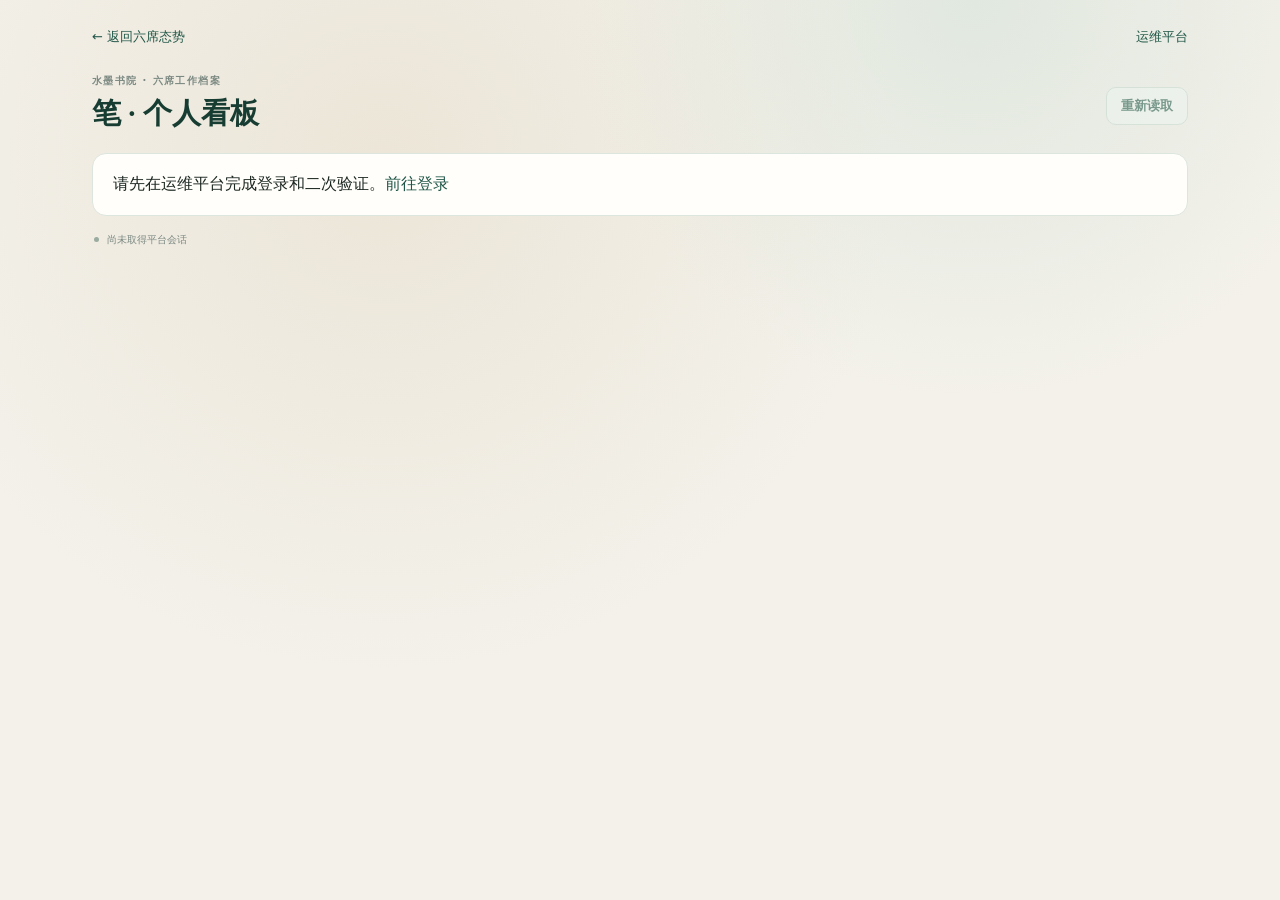
<file: studyroom-agent.html>
<!DOCTYPE html>
<html lang="zh-CN">
<head>
<meta charset="UTF-8">
<meta name="viewport" content="width=device-width,initial-scale=1">
<meta name="robots" content="noindex,nofollow">
<title>个人看板 · 水墨书院</title>
<link rel="stylesheet" href="style.css">
<link rel="stylesheet" href="studyroom-board.css">
</head>
<body class="steward-focus-mode">
<main id="srAgentPage" class="sr-overview-agents">
  <nav class="b5-page-nav" aria-label="看板导航">
    <a href="studyroom.html#srAgents">← 返回六席态势</a>
    <a href="workspace.html">运维平台</a>
  </nav>
  <header class="b5-page-header">
    <div><span class="sr-board-kicker">水墨书院 · 六席工作档案</span><h1 id="srSeatPageTitle">个人看板</h1></div>
    <button id="srSeatRefresh" class="sr-board-refresh" type="button" title="手动请求一次六席同步；自动读取不会触发同步" disabled>重新读取</button>
  </header>
  <div id="srSeatLoginGate" class="b5-page-message" hidden>请先在运维平台完成登录和二次验证。<a href="workspace.html">前往登录</a></div>
  <p id="srSeatReadout" class="sr-board-note" role="status" aria-live="polite">正在读取个人看板</p>
  <div id="srSeatContent" hidden></div>
  <noscript>请启用 JavaScript 后读取个人看板。</noscript>
</main>
<script src="./ops-session.js"></script>
<script src="./board-consumer.js"></script>
<script src="./studyroom-agent-client.js"></script>
<script>
(function(){
  'use strict';
  const OpsSession=window.MzOpsSession;
  const seat=new URLSearchParams(location.search).get('seat')||'bi';
  const names=StudyroomAgentClient.SEATS;
  const content=document.getElementById('srSeatContent');
  const readout=document.getElementById('srSeatReadout');
  const button=document.getElementById('srSeatRefresh');
  if(!Object.hasOwn(names,seat)){
    readout.textContent='席位不存在，请返回六席态势选择人物。';return;
  }
  document.getElementById('srSeatPageTitle').textContent=names[seat]+' · 个人看板';
  document.title=names[seat]+' · 个人看板 · 水墨书院';
  if(!OpsSession){readout.textContent='平台会话组件暂不可用，请从运维平台重新进入。';return;}
  const client=StudyroomAgentClient.create({
    session:OpsSession,
    onData(value,readAt){
      const rows=BoardConsumer.validateControlRows(value.agents,names);
      const row=rows.find(item=>item.id===seat)||null;
      content.innerHTML=BoardConsumer.renderControlPersonal(seat,names[seat],row,readAt,value.history,readAt);
      content.hidden=false;
    },
    onBusy(busy){button.disabled=busy;},
    onStatus(text){readout.textContent=text;},
    onError(error){
      content.innerHTML='';content.hidden=true;
      readout.textContent='读取失败：'+error.message;
    }
  });
  button.addEventListener('click',()=>client.refresh());
  window.addEventListener('pagehide',event=>{if(!event.persisted)client.stop();});
  window.addEventListener('pageshow',event=>{if(event.persisted)client.read();});
  OpsSession.getAccessToken().then(token=>{
    if(!token)throw new Error('AUTH_REQUIRED');
    return client.start();
  }).catch(()=>{
    document.getElementById('srSeatLoginGate').hidden=false;
    readout.textContent='尚未取得平台会话';
  });
})();
</script>
</body>
</html>
</file>
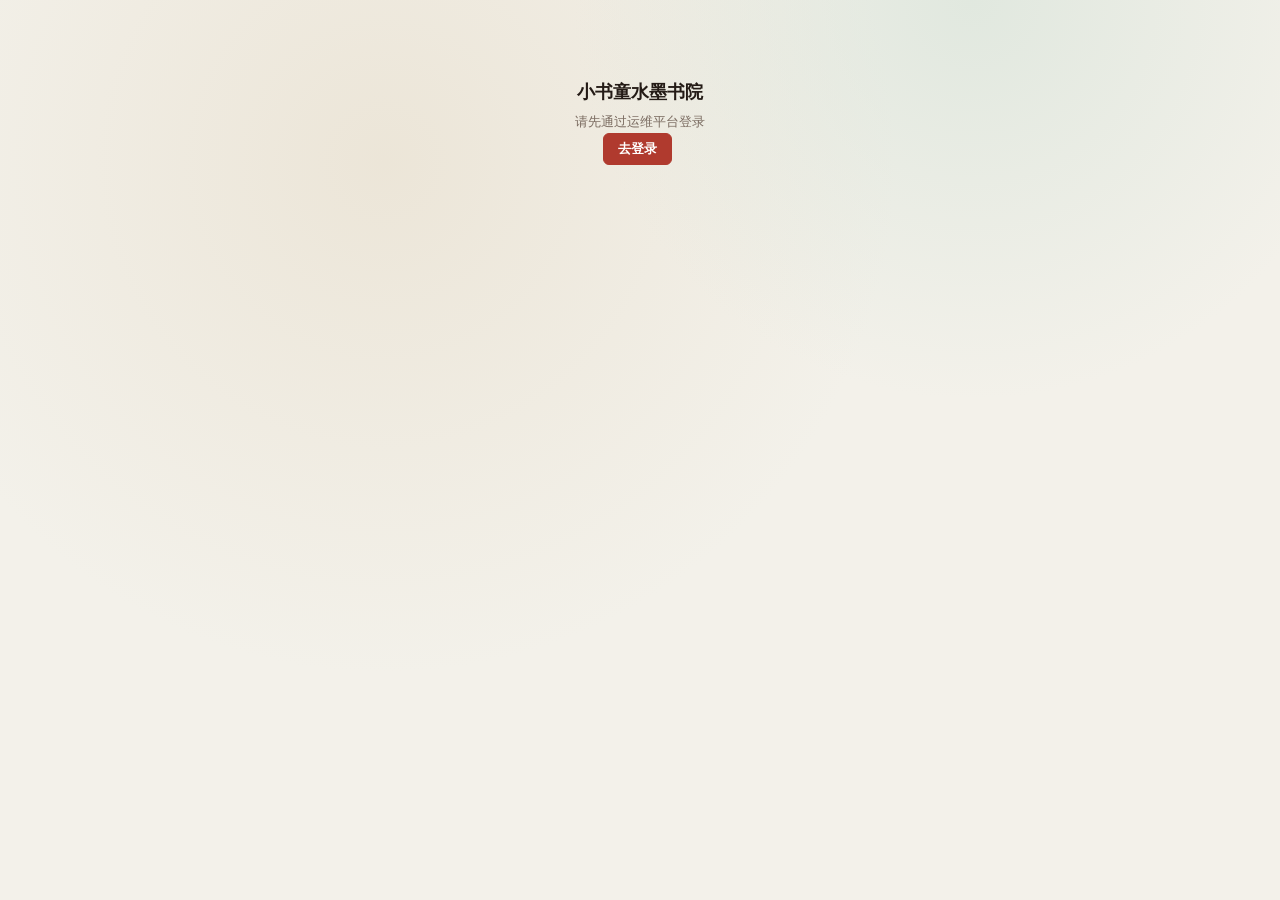
<file: studyroom.html>
<!DOCTYPE html>
<html lang="zh-CN">
<head>
<meta charset="UTF-8">
<meta name="viewport" content="width=device-width, initial-scale=1.0">
<title>小书童水墨书院 · 运维</title>
<link rel="stylesheet" href="style.css">
<link rel="stylesheet" href="studyroom-board.css">
<style>
/* 书院专属微调 */
.steward-side-title .steward-side-seal{background:#b03a2e;}
.sr-stat-grid{display:grid;grid-template-columns:repeat(auto-fit,minmax(160px,1fr));gap:12px;margin:16px 0;}
.sr-stat{background:#fff;border:1px solid #e8e0d0;border-radius:10px;padding:14px 16px;}
.sr-stat .v{font-size:26px;font-weight:700;color:#2a2118;}
.sr-stat .k{font-size:12px;color:#8a7b66;margin-top:4px;}
.sr-table{width:100%;border-collapse:collapse;background:#fff;border-radius:10px;overflow:hidden;font-size:14px;}
.sr-table th,.sr-table td{padding:10px 12px;text-align:left;border-bottom:1px solid #f0eadd;}
.sr-table th{background:#f7f0e0;font-weight:600;font-size:13px;}
.sr-code{font-family:monospace;background:#f7f0e0;padding:2px 10px;border-radius:6px;font-size:13px;}
.sr-badge{display:inline-block;padding:2px 12px;border-radius:12px;font-size:12px;}
.sr-badge.ok{background:#e6f4ea;color:#1a7f37;}
.sr-badge.warn{background:#fef3c7;color:#92400e;}
.sr-badge.bad{background:#fee2e2;color:#991b1b;}
.sr-btn{padding:6px 14px;border:1px solid #b8a88e;border-radius:6px;background:#fdfbf7;cursor:pointer;font-size:13px;margin-right:6px;color:#2a2118;}
.sr-btn:hover{background:#f0e6d2;border-color:#8a7b66;}
.sr-btn:hover{background:#f7f0e0;}
.sr-btn.primary{background:#b03a2e;color:#fff;border-color:#b03a2e;}
.sr-section{display:none;}
.sr-section.active{display:block;}
.sr-chat-toolbar{display:flex;gap:10px;align-items:center;flex-wrap:wrap;margin:14px 0;}
.sr-chat-toolbar select{min-width:260px;padding:8px 10px;border:1px solid #cbbda6;border-radius:7px;background:#fff;color:#2a2118;}
.sr-chat-wrap{overflow-x:auto;}
.sr-table textarea,.sr-table input,.sr-table select{box-sizing:border-box;width:100%;border:1px solid #d8cbb6;border-radius:6px;background:#fff;color:#2a2118;padding:6px 8px;font:inherit;}
.sr-table textarea{min-width:260px;min-height:86px;resize:vertical;}
.sr-table .sr-small-input{min-width:150px;}
.sr-chat-note{padding:10px 12px;background:#f8f3e8;border:1px solid #eadfc9;border-radius:8px;color:#6b5c48;font-size:13px;}
#srLoginGate{text-align:center;padding:80px 20px;}
.sr-project-hero{display:flex;justify-content:space-between;gap:18px;align-items:flex-start;padding:18px 20px;border:1px solid #e2d8c7;border-radius:14px;background:linear-gradient(145deg,#fffdf9,#f7f0e3);}
.sr-project-hero h2{margin:4px 0 6px;font-size:24px;color:#2a2118;}
.sr-project-hero p{margin:0;color:#75644f;line-height:1.65;max-width:760px;}
.sr-project-state{margin:12px 0 16px;padding:10px 12px;border:1px solid #eadfc9;border-radius:9px;background:#fbf7ef;color:#6f5f4c;font-size:13px;}
.sr-project-grid{display:grid;grid-template-columns:repeat(auto-fit,minmax(220px,1fr));gap:12px;margin:14px 0;}
.sr-project-card{background:#fff;border:1px solid #e7dece;border-radius:12px;padding:14px 16px;min-width:0;}
.sr-project-card h3{margin:0 0 10px;font-size:14px;color:#5e4c38;}
.sr-project-card strong{display:block;color:#241c15;font-size:16px;line-height:1.45;overflow-wrap:anywhere;}
.sr-project-card small{display:block;margin-top:5px;color:#8a7b66;line-height:1.5;}
.sr-project-section{margin-top:16px;background:#fff;border:1px solid #e7dece;border-radius:12px;padding:16px;}
.sr-project-section h3{margin:0 0 4px;color:#33271c;font-size:17px;}
.sr-project-section>p{margin:0 0 12px;color:#84735f;font-size:13px;line-height:1.6;}
.sr-project-list{display:grid;gap:8px;}
.sr-project-item{padding:10px 12px;border:1px solid #eee5d7;border-radius:9px;background:#fcfaf6;line-height:1.55;}
.sr-project-item-head{display:flex;gap:8px;align-items:center;justify-content:space-between;flex-wrap:wrap;}
.sr-project-item-title{font-weight:650;color:#31261d;overflow-wrap:anywhere;}
.sr-project-item-meta{color:#8a7b66;font-size:12px;}
.sr-project-pill{display:inline-block;padding:2px 8px;border-radius:999px;background:#efe8dc;color:#6a5945;font-size:11px;white-space:nowrap;}
.sr-project-pill.ok{background:#e6f4ea;color:#1a7f37;}
.sr-project-pill.bad{background:#fee2e2;color:#991b1b;}
.sr-project-pill.warn{background:#fef3c7;color:#92400e;}
.sr-project-pill.info{background:#e8eef8;color:#38598a;}
.sr-project-link{color:#76533a;text-decoration:none;border-bottom:1px dotted #b99d80;}
.sr-project-link:hover{color:#a0332b;}
.sr-project-mono{font-family:ui-monospace,SFMono-Regular,Consolas,monospace;font-size:12px;}
.sr-project-empty{padding:14px;border:1px dashed #d8c9b3;border-radius:10px;background:#faf7f1;color:#7b6a56;line-height:1.65;}
.sr-project-gantt-empty{padding:18px;border-radius:10px;background:repeating-linear-gradient(135deg,#faf7f0,#faf7f0 10px,#f5efe5 10px,#f5efe5 20px);border:1px solid #e6dccb;color:#6f604d;line-height:1.7;}
.sr-project-plan-block{display:grid;gap:10px;margin-top:10px;}
.sr-project-plan-group{padding:12px;border:1px solid #eee5d7;border-radius:10px;background:#fcfaf6;}
.sr-project-plan-group h4{margin:0 0 8px;font-size:13px;color:#493b2e;}
.sr-project-plan-group ul{display:grid;gap:8px;margin:0;padding:0;list-style:none;}
.sr-project-plan-group li{display:grid;grid-template-columns:minmax(0,1fr) auto;gap:4px 8px;align-items:start;}
.sr-project-plan-group li small{grid-column:1/-1;color:#8a7b66;line-height:1.45;}
.sr-project-gantt{display:grid;gap:8px;margin-top:12px;}
.sr-project-gantt-axis{display:flex;justify-content:space-between;padding-left:190px;color:#8a7b66;font-size:11px;}
.sr-project-gantt-row{display:grid;grid-template-columns:180px minmax(0,1fr);gap:10px;align-items:center;}
.sr-project-gantt-label{min-width:0;}
.sr-project-gantt-label strong{display:block;overflow:hidden;text-overflow:ellipsis;white-space:nowrap;font-size:12px;}
.sr-project-gantt-label small{display:block;color:#8a7b66;margin-top:2px;}
.sr-project-gantt-track{position:relative;height:12px;border-radius:999px;background:#efe9de;overflow:hidden;}
.sr-project-gantt-bar{position:absolute;top:0;bottom:0;left:var(--gantt-left);width:var(--gantt-width);min-width:4px;border-radius:999px;background:linear-gradient(90deg,#55786d,#88a195);}
@media(max-width:640px){.sr-project-gantt-axis{padding-left:0}.sr-project-gantt-row{grid-template-columns:1fr}}
</style>
</head>
<body class="steward-focus-mode">
<div id="srLoginGate" style="display:none">
<h2>小书童水墨书院</h2>
<p class="muted">请先通过运维平台登录</p>
<button class="sr-btn primary" onclick="location.href='workspace.html?from=studyroom.html'">去登录</button>
</div>

<div id="srApp" style="display:none">
<section class="steward-focus">
<div class="steward-focus-shell">
<aside class="steward-side">
<div class="steward-side-brand">
<div class="steward-side-title">水墨书院 <span class="steward-side-seal">墨</span></div>
<div>六人同院 · 笔墨生香</div>
</div>
<nav class="steward-side-nav" aria-label="书院导航">
<button class="steward-side-nav-btn active" type="button" data-sr="srOverview">总览</button>
<button class="steward-side-nav-btn" type="button" data-sr="srDevices">设备管理</button>
<button class="steward-side-nav-btn" type="button" data-sr="srCodes">预设邀请码</button>
<button class="steward-side-nav-btn" type="button" data-sr="srChat">六席对话</button>
<button class="steward-side-nav-btn" type="button" data-sr="srAgents">六席态势</button>
<button class="steward-side-nav-btn" type="button" data-sr="srProject">项目事实</button>
</nav>
<div class="steward-side-motto">
<strong>笔墨纸砚 · 卷匣同心</strong>
<span>一院六席 · 各安其位</span>
</div>
<div class="steward-side-actions">
<button class="ghost steward-side-exit" type="button" onclick="location.href='workspace.html'">返回项目运维</button>
<button class="ghost steward-side-exit" type="button" onclick="logoutStudyroom()">退出登录</button>
</div>
</aside>

<div class="steward-canvas">
<header class="steward-focus-header">
<div>
<div class="eyebrow">一院六席 · 笔墨生香</div>
<h1>小书童水墨书院</h1>
<p>六位住户的身心安放之所 · 设备与状态一目了然</p>
</div>
<div class="steward-header-controls">
<button class="sr-btn" type="button" onclick="refreshAll(true);loadProjectEvidence(true)">刷新</button>
</div>
</header>

<!-- 总览 -->
<div id="srOverview" class="sr-section active">
<section class="sr-overview-agents" aria-labelledby="srOverviewAgentsTitle">
  <div class="sr-board-hero">
    <div class="sr-board-hero-copy">
      <div class="sr-board-kicker-row">
        <span class="sr-board-kicker">院务态势</span>
        <span class="sr-board-live"><i aria-hidden="true"></i>事件驱动</span>
      </div>
      <h2 id="srOverviewAgentsTitle">六席当前态势</h2>
      <p>先看谁在做什么、谁受阻、最近发生了什么；没有新工作时记录保持不动。</p>
    </div>
    <div class="sr-board-actions">
      <div class="sr-board-readout">
        <span>最近读取</span>
        <strong id="srOverviewAgentState" role="status" aria-live="polite">等待首次读取</strong>
      </div>
      <button id="srOverviewAgentsOpen" class="sr-btn sr-board-refresh" type="button">进入六席态势</button>
    </div>
  </div>
  <div id="srOverviewAgentOverview" class="sr-board-overview">
    <div class="sr-project-empty">尚未读取六席状态。</div>
  </div>
</section>

<section class="sr-overview-secondary" aria-label="应用与设备">
  <span class="sr-board-kicker">应用与设备</span>
<div class="sr-stat-grid">
<div class="sr-stat"><div class="v" id="stAppVer">—</div><div class="k">App 最新版本</div></div>
<div class="sr-stat"><div class="v" id="stDevTotal">—</div><div class="k">连接设备</div></div>
<div class="sr-stat"><div class="v" id="stDevActive">—</div><div class="k">正常设备</div></div>
<div class="sr-stat"><div class="v" id="stDevPending">—</div><div class="k">待邀请码</div></div>
</div>
<p class="muted">版本发布：<a id="stApkLink" href="#" target="_blank">下载最新 APK</a> · <span id="stChangelog"></span></p>
</section>
<section class="sr-project-section" aria-labelledby="srOverviewProjectHealthTitle">
  <div class="sr-project-hero">
    <div>
      <span class="sr-board-kicker">项目健康</span>
      <h2 id="srOverviewProjectHealthTitle">水墨书院 · 当前工程态势</h2>
      <p>只汇总当前项目证据：源码 head、运维 Gate、明确受阻项和最近一次可信采集。未知保持未知。</p>
    </div>
    <button id="srOverviewProjectHealthOpen" class="sr-btn" type="button">查看项目事实</button>
  </div>
  <div id="srOverviewProjectHealth" class="sr-project-grid">
    <div class="sr-project-card"><h3>项目证据</h3><strong>等待首次读取</strong><small>不会用旧快照冒充当前事实。</small></div>
  </div>
  <div id="srOverviewProjectHealthMeta" class="sr-project-state">等待首次读取</div>
</section>
</div>

<!-- 设备管理 -->
<div id="srDevices" class="sr-section">
<p class="muted">书院邀请码由你私下分发给合规用户 · 停用后该设备无法使用</p>
<table class="sr-table" style="margin-top:12px"><thead><tr>
<th>设备</th><th>状态</th><th>书院邀请码</th><th>版本</th><th>最后在线</th><th>操作</th>
</tr></thead><tbody id="srDevList"><tr><td colspan="6" class="muted">加载中…</td></tr></tbody></table>
</div>

<!-- 预设邀请码 -->
<div id="srCodes" class="sr-section">
<p class="muted">提前创建书院邀请码，设备首次打开输入即可验证 · 未使用的码可删除</p>
<p><button class="sr-btn primary" onclick="addPresetCode()">+ 新建邀请码</button>
<button class="sr-btn" onclick="loadPresetCodes()">刷新</button></p>
<table class="sr-table" style="margin-top:12px"><thead><tr>
<th>邀请码</th><th>备注</th><th>创建时间</th><th>使用状态</th><th>操作</th>
</tr></thead><tbody id="srCodeList"><tr><td colspan="5" class="muted">加载中…</td></tr></tbody></table>
</div>

<!-- 六席对话 -->
<!-- security-contract runtime values: value="API" value="MUSE" -->
<div id="srChat" class="sr-section">
<div class="sr-chat-note">
普通设备技术上强制走服务端大模型 API。只有 Owner 信任设备才可使用 Muse；匣始终固定 API。Muse 主对话只透传用户原话，不注入水墨书院 SOUL/Memory；旁聊天使用 Character Contract v1（SOUL + StudyRoom Memory），并写入 Owner 预先创建的 shuimoshuyuan_* 旁聊天，与开发主会话隔离。Owner 信任设备可在“主对话 / 旁聊天”间逐席切换；未满足运行条件时 SIDE 会自动禁用。模型密钥继续由 Provider Hub / Vault 管理，本页不接触密钥。
</div>
<div class="sr-chat-toolbar">
<label for="srChatDevice"><strong>设备</strong></label>
<select id="srChatDevice" onchange="loadStudyroomChatConfig()"><option value="">先加载设备…</option></select>
<button class="sr-btn" type="button" onclick="loadStudyroomChatConfig()">刷新配置</button>
<label><input id="srMuseTrusted" type="checkbox" style="width:auto"> Owner 信任 Muse 设备</label>
<button class="sr-btn" type="button" onclick="saveStudyroomMuseTrust()">保存信任</button>
<span id="srChatProviderState" class="muted"></span>
</div>
<div id="srChatStatus" class="muted" style="margin:8px 0"></div>
<div id="srChatConfigList" class="sr-chat-grid">
  <div class="sr-chat-empty">请选择设备</div>
</div>
</div>

<!-- 六席实时看板 -->
<div id="srAgents" class="sr-section sr-board-section">
<section class="sr-board-hero" aria-labelledby="srBoardTitle">
  <div class="sr-board-hero-copy">
    <div class="sr-board-kicker-row">
      <span class="sr-board-kicker">院务态势</span>
      <span class="sr-board-live"><i aria-hidden="true"></i>事件驱动</span>
    </div>
    <h2 id="srBoardTitle">六席运行态势</h2>
    <p>状态讲事实，观察讲可见性；最近可见只用于诊断连接，不会制造工作记录。有工作变化才更新，没有新工作就保持不动。</p>
  </div>
  <div class="sr-board-actions">
    <div class="sr-board-readout">
      <span>最近读取</span>
      <strong id="srAgentState" role="status" aria-live="polite">等待首次读取</strong>
    </div>
    <button id="srAgentRefresh" class="sr-btn sr-board-refresh" type="button">手动同步六席</button>
  </div>
</section>
<p id="srAgentMeta" class="sr-board-note">工作记录只在语义事实发生变化时写入；页面读取不会制造新的工作记录。</p>
<div id="srAgentOverview" class="sr-board-overview"></div>




</div>

<!-- 项目事实 / GitHub 证据 -->
<div id="srProject" class="sr-section">
  <section class="sr-project-hero" aria-labelledby="srProjectTitle">
    <div>
      <span class="sr-board-kicker">工程证据</span>
      <h2 id="srProjectTitle">水墨书院 · 项目事实</h2>
      <p>这里只展示项目仓、CI 与 Dev Steward 已实际采集的证据。GitHub 活动不自动等于里程碑完成，未同步的数据保持未知。</p>
    </div>
    <button id="srProjectRefresh" class="sr-btn" type="button">刷新证据</button>
  </section>
  <div id="srProjectState" class="sr-project-state" role="status" aria-live="polite">等待首次读取</div>
  <div id="srProjectEvidence">
    <div class="sr-project-empty">尚未读取项目证据。</div>
  </div>
</div>

</div>
</div>
</section>
</div>

<script src="./ops-session.js"></script>
<script src="./board-consumer.js"></script>
<script src="./studyroom-agent-client.js"></script>
<script>
const OpsSession=window.MzOpsSession;
if(!OpsSession) throw new Error("OPS_SESSION_UNAVAILABLE");
const SB_URL=OpsSession.baseUrl;
const SB_ANON=OpsSession.publishableKey;

async function getToken(){
  return OpsSession.getAccessToken();
}
async function api(path, method, body){
  const r = await OpsSession.fetch(SB_URL + path, {
    method: method||"GET",
    headers: {"Content-Type": "application/json", "Prefer": "return=representation"},
    body: body ? JSON.stringify(body) : undefined
  });
  if(!r.ok) throw new Error("HTTP "+r.status);
  const t = await r.text(); return t ? JSON.parse(t) : null;
}
async function opsApi(action, method, body, extra){
  const q = new URLSearchParams({action: action, project: "xiaoshutong"});
  Object.entries(extra||{}).forEach(([k,v]) => { if(v!=null && v!=="") q.set(k, String(v)); });
  const r = await OpsSession.fetch(SB_URL + "/functions/v1/p2-ai-provider-admin?" + q.toString(), {
    method: method||"GET",
    headers: {"Content-Type": "application/json"},
    body: body ? JSON.stringify(body) : undefined
  });
  const t = await r.text();
  let j = null; try{ j = t ? JSON.parse(t) : null; }catch(e){}
  if(!r.ok || !j?.ok) throw new Error(j?.error || ("HTTP "+r.status));
  return j;
}
async function logoutStudyroom(){
  document.getElementById("srApp").style.display="none";
  try{ await OpsSession.logout(); }
  finally{ location.replace("workspace.html"); }
}
function esc(s){return String(s==null?"":s).replace(/&/g,"&amp;").replace(/</g,"&lt;").replace(/>/g,"&gt;").replace(/"/g,"&quot;");}

// 侧边导航
document.querySelectorAll("[data-sr]").forEach(b => b.addEventListener("click", () => {
  document.querySelectorAll("[data-sr]").forEach(x => x.classList.remove("active"));
  b.classList.add("active");
  document.querySelectorAll(".sr-section").forEach(s => s.classList.remove("active"));
  document.getElementById(b.dataset.sr).classList.add("active");
  if(b.dataset.sr==="srChat") loadStudyroomChatConfig();
  if(b.dataset.sr==="srAgents") loadAgents();
  if(b.dataset.sr==="srProject") loadProjectEvidence(false);
}));

function srProjectTime(value){
  const t=Date.parse(String(value||""));
  return Number.isFinite(t)
    ?new Date(t).toLocaleString("zh-CN",{hour12:false})
    :"尚未同步";
}
function srProjectShortSha(value){
  const sha=String(value||"").trim();
  return /^[0-9a-f]{40}$/i.test(sha)?sha.slice(0,8):"尚未同步";
}
function srProjectGitHubUrl(repo,suffix){
  const name=String(repo||"").trim();
  if(!/^[A-Za-z0-9_.-]+\/[A-Za-z0-9_.-]+$/.test(name)) return "";
  const tail=String(suffix||"").replace(/^\/+/,"");
  return "https://github.com/"+name+(tail?"/"+tail:"");
}
function srProjectLink(label,url,extraClass){
  if(!url) return esc(label);
  return '<a class="sr-project-link '+esc(extraClass||"")+'" href="'+esc(url)+'" target="_blank" rel="noopener noreferrer">'+esc(label)+'</a>';
}
function srProjectConclusion(value,status){
  const conclusion=String(value||"").toLowerCase();
  const state=String(status||"").toLowerCase();
  if(conclusion==="success") return {label:"通过",kind:"ok"};
  if(["failure","timed_out","startup_failure","action_required"].includes(conclusion)) return {label:"失败",kind:"bad"};
  if(conclusion==="cancelled") return {label:"已取消",kind:"warn"};
  if(conclusion==="skipped") return {label:"已跳过",kind:"info"};
  if(state==="in_progress") return {label:"运行中",kind:"info"};
  if(state==="queued") return {label:"排队",kind:"warn"};
  return {label:conclusion||state||"未知",kind:""};
}
function srProjectWorkflowPath(item){
  return String(item?.path||"").split("@",1)[0];
}
function srProjectLatestRun(runs,path){
  const candidates=(Array.isArray(runs)?runs:[])
    .filter(item=>srProjectWorkflowPath(item)===path)
    .slice()
    .sort((a,b)=>{
      const bt=Date.parse(String(b?.created_at||""));
      const at=Date.parse(String(a?.created_at||""));
      return (Number.isFinite(bt)?bt:0)-(Number.isFinite(at)?at:0);
    });
  return candidates[0]||null;
}
function srProjectGateCard(label,run,repo,currentCommit){
  if(!run){
    return '<div class="sr-project-card"><h3>'+esc(label)+'</h3><strong>尚未同步</strong>'
      +'<small>当前结构化快照没有该 workflow run，不能据此判断通过或失败。</small></div>';
  }
  const result=srProjectConclusion(run?.conclusion,run?.status);
  const runId=Number(run?.id);
  const url=Number.isInteger(runId)&&runId>0?srProjectGitHubUrl(repo,"actions/runs/"+runId):"";
  const head=String(run?.head_sha||"");
  const exact=/^[0-9a-f]{40}$/i.test(head)&&head===currentCommit;
  const headline=(exact?"当前 head · ":"最近一次 · ")+result.label;
  const meta=(exact?"exact "+srProjectShortSha(head):"head "+srProjectShortSha(head))
    +" · "+srProjectTime(run?.created_at);
  return '<div class="sr-project-card"><h3>'+esc(label)+'</h3><strong>'
    +srProjectLink(headline,url)+'</strong><small>'+esc(meta)+'</small></div>';
}
function srProjectOpsHealthHtml(runs,repo,currentCommit){
  const gates=[
    ["公共镜像合同",".github/workflows/public-mirror-contract.yml"],
    ["镜像审核包",".github/workflows/public-mirror-release-pack.yml"],
    ["Agent Control v2",".github/workflows/agent-control-v2.yml"],
    ["更新完整性",".github/workflows/update-integrity.yml"]
  ];
  return '<section class="sr-project-section"><h3>运维 Gate</h3>'
    +'<p>只读取 Dev Steward 已采集的 workflow run。只有 run.head_sha 与当前源码 commit 完全一致时才标“当前 head”；旧 PASS 不冒充当前 PASS。</p>'
    +'<div class="sr-project-grid">'
    +gates.map(([label,path])=>srProjectGateCard(label,srProjectLatestRun(runs,path),repo,currentCommit)).join("")
    +'</div></section>';
}
function srProjectCoverageText(steward,target){
  const coverage=String(steward?.coverage||"NO_DATA");
  const state=String(target?.state||"UNKNOWN");
  const limits=Array.isArray(target?.limitations)?target.limitations:[];
  if(state==="OBSERVED"&&!limits.length){
    return coverage==="COMPLETE"
      ?"本项目证据已完整采集。"
      :"本项目 target 已 OBSERVED 且无本项目 limitation；portfolio 总体为 "+coverage+"，不等于本项目失败。";
  }
  if(!target) return "最新巡检尚未提供本项目 target；不回退为旧项目事实。";
  return "本项目采集状态 "+state+(limits.length?" · 限制："+limits.join("、"):"");
}
function srProjectPlan(value){
  const snapshot=value&&typeof value==="object"&&!Array.isArray(value)?value:{};
  const raw=snapshot.project_plan;
  if(!raw||typeof raw!=="object"||Array.isArray(raw)||raw.schema_version!==1)return null;
  return {
    goal:raw.goal&&typeof raw.goal==="object"&&!Array.isArray(raw.goal)?raw.goal:null,
    milestones:Array.isArray(raw.milestones)?raw.milestones.slice(0,30):[],
    acceptance:Array.isArray(raw.acceptance_criteria)?raw.acceptance_criteria.slice(0,60):[],
    decisions:Array.isArray(raw.decisions)?raw.decisions.slice(0,30):[]
  };
}
function srProjectPlanStatus(value){
  const raw=String(value||"").trim().toLowerCase();
  return {
    done:"已完成",in_progress:"进行中",blocked:"受阻",pending:"待推进",
    not_applicable:"不适用",open:"开放",closed:"关闭"
  }[raw]||"未标注";
}
function srProjectDateOnly(value){
  const raw=String(value||"").trim();
  if(!/^\d{4}-\d{2}-\d{2}$/.test(raw))return null;
  const time=Date.parse(raw+"T00:00:00Z");
  return Number.isFinite(time)?{raw,time}:null;
}
function srProjectGateHealth(runs,currentCommit){
  const paths=[
    ".github/workflows/public-mirror-contract.yml",
    ".github/workflows/public-mirror-release-pack.yml",
    ".github/workflows/agent-control-v2.yml",
    ".github/workflows/update-integrity.yml"
  ];
  let exact=0,passed=0,failed=0,running=0;
  paths.forEach(path=>{
    const run=srProjectLatestRun(runs,path);
    const head=String(run?.head_sha||"");
    if(!/^[0-9a-f]{40}$/i.test(head)||head!==currentCommit)return;
    exact++;
    const result=srProjectConclusion(run?.conclusion,run?.status);
    if(result.kind==="ok")passed++;
    else if(result.kind==="bad")failed++;
    else if(["in_progress","queued"].includes(String(run?.status||"").toLowerCase()))running++;
  });
  return {total:paths.length,exact,passed,failed,running};
}
function renderProjectOverviewHealth(evidence){
  const box=document.getElementById("srOverviewProjectHealth");
  const meta=document.getElementById("srOverviewProjectHealthMeta");
  if(!box||!meta)return;
  const e=evidence&&typeof evidence==="object"&&!Array.isArray(evidence)?evidence:null;
  if(!e){
    box.innerHTML='<div class="sr-project-card"><h3>项目证据</h3><strong>尚未同步</strong>'
      +'<small>当前没有可核验项目证据，不能据此判断项目无异常。</small></div>';
    meta.textContent="项目证据尚未同步。";
    return;
  }
  const target=e.target&&typeof e.target==="object"&&!Array.isArray(e.target)?e.target:null;
  const repo=String(e.repository_full_name||target?.repo||"");
  const commit=String(target?.commit||"");
  const runs=Array.isArray(target?.runs)?target.runs:[];
  const gates=srProjectGateHealth(runs,commit);
  const targetPlan=target?.project_plan&&typeof target.project_plan==="object"&&!Array.isArray(target.project_plan)
    ?target.project_plan:null;
  const legacyPlan=e.status_snapshot?.project_plan&&typeof e.status_snapshot.project_plan==="object"&&!Array.isArray(e.status_snapshot.project_plan)
    ?e.status_snapshot.project_plan:null;
  const plan=srProjectPlan({project_plan:targetPlan||legacyPlan});
  const planStats=plan?srProjectPlanStats(plan):null;
  const planProblem=Array.isArray(target?.limitations)&&target.limitations.includes("PROJECT_PLAN_INVALID")
    ?"PROJECT_PLAN_INVALID":"";
  const blocked=planStats?planStats.milestoneBlocked+planStats.acceptanceBlocked:null;
  const gateText=!/^[0-9a-f]{40}$/i.test(commit)
    ?"当前 head 尚未同步"
    :gates.failed
      ?"当前 head · "+gates.failed+" 项失败"
      :gates.passed===gates.total
        ?gates.total+"/"+gates.total+" 当前 head 通过"
        :"当前 head "+gates.passed+"/"+gates.total+" 通过 · "+gates.exact+"/"+gates.total+" 有证据";
  const coverage=String(e.steward?.coverage||"NO_DATA");
  const generated=e.steward?.generated_at?srProjectTime(e.steward.generated_at):"尚未同步";
  box.innerHTML=
    '<div class="sr-project-card"><h3>源码</h3><strong>'
      +esc(repo?(repo+"@"+srProjectShortSha(commit)):"尚未同步")
      +'</strong><small>来自 Dev Steward 当前 target，不从浏览器猜测。</small></div>'
    +'<div class="sr-project-card"><h3>运维 Gate</h3><strong>'+esc(gateText)+'</strong>'
      +'<small>只把 exact head 的 run 计入当前 Gate。</small></div>'
    +'<div class="sr-project-card"><h3>明确受阻</h3><strong>'
      +esc(blocked==null?(planProblem?"计划读取异常":"计划尚未同步"):(blocked+" 项"))
      +'</strong><small>'+esc(planStats&&planStats.attention.length
        ?planStats.attention.slice(0,2).join(" · ")
        :planProblem
          ?"项目仓已有 canonical 计划，但最新巡检未通过解析；这不等于项目没有计划。"
          :"没有项目仓显式 blocked 项，或计划尚未同步。")+'</small></div>'
    +'<div class="sr-project-card"><h3>证据采集</h3><strong>'+esc(coverage)+'</strong>'
      +'<small>'+esc("最近采集："+generated)+'</small></div>';
  meta.textContent=srProjectCoverageText(e.steward,target);
}

function srProjectPlanStats(plan){
  const milestones=Array.isArray(plan?.milestones)?plan.milestones:[];
  const acceptance=Array.isArray(plan?.acceptance)?plan.acceptance:[];
  const countStatus=(items,status)=>items.filter(item=>String(item?.status||"").toLowerCase()===status).length;
  const attention=[
    ...milestones.filter(item=>String(item?.status||"").toLowerCase()==="blocked")
      .map(item=>"里程碑："+String(item?.title||item?.id||"未命名")),
    ...acceptance.filter(item=>String(item?.status||"").toLowerCase()==="blocked")
      .map(item=>"AC："+String(item?.title||item?.id||"未命名")),
    ...milestones.filter(item=>String(item?.status||"").toLowerCase()==="in_progress")
      .map(item=>"进行中："+String(item?.title||item?.id||"未命名")),
    ...acceptance.filter(item=>String(item?.status||"").toLowerCase()==="in_progress")
      .map(item=>"进行中 AC："+String(item?.title||item?.id||"未命名"))
  ];
  return {
    milestoneTotal:milestones.length,
    milestoneDone:countStatus(milestones,"done"),
    milestoneBlocked:countStatus(milestones,"blocked"),
    acceptanceTotal:acceptance.length,
    acceptanceDone:countStatus(acceptance,"done"),
    acceptanceBlocked:countStatus(acceptance,"blocked"),
    attention
  };
}
function srProjectPlanHtml(snapshot,problem=""){
  const plan=srProjectPlan(snapshot);
  if(!plan){
    const upstream=String(problem||"")==="PROJECT_PLAN_INVALID";
    return '<div class="sr-project-gantt-empty"><strong>'
      +(upstream?"计划源读取异常":"计划数据尚未同步")+'</strong><br>'
      +(upstream
        ?"项目仓已有 canonical ops/project-plan.json，但最新 Dev Steward 快照标记为 PROJECT_PLAN_INVALID。平台不会把上游解析失败误报为“项目没有计划”，也不会据此推断阶段、完成率或日期。"
        :"target.project_plan / 兼容 status_snapshot.project_plan 尚未提供 schema v1。平台不会根据 commits、merged PR、CI 次数或当前日期推断阶段、AC 完成率、开始日或截止日。")
      +'</div>';
  }

  const blocks=[];
  const stats=srProjectPlanStats(plan);
  const goalNumber=Number(plan.goal?.number);
  const goalState=srProjectPlanStatus(plan.goal?.state);
  const attention=stats.attention.length
    ?stats.attention.slice(0,4).join(" · ")
    :"当前 canonical plan 未标注受阻或进行中事项";
  blocks.push('<div class="sr-project-grid">'
    +'<div class="sr-project-card"><h3>Goal 状态</h3><strong>'
    +esc(Number.isInteger(goalNumber)&&goalNumber>0?("Goal #"+goalNumber+" · "+goalState):goalState)
    +'</strong><small>只读取项目仓显式 Goal 状态，不从 PR/CI 推断。</small></div>'
    +'<div class="sr-project-card"><h3>里程碑完成</h3><strong>'
    +esc("已完成 "+stats.milestoneDone+" / "+stats.milestoneTotal)
    +'</strong><small>'+esc(stats.milestoneBlocked?("受阻 "+stats.milestoneBlocked+" 项"):"无明确受阻项")+'</small></div>'
    +'<div class="sr-project-card"><h3>AC 完成</h3><strong>'
    +esc("已完成 "+stats.acceptanceDone+" / "+stats.acceptanceTotal)
    +'</strong><small>'+esc(stats.acceptanceBlocked?("受阻 "+stats.acceptanceBlocked+" 项"):"无明确受阻项")+'</small></div>'
    +'<div class="sr-project-card"><h3>当前关注</h3><strong>'
    +esc(stats.attention.length?("明确关注 "+stats.attention.length+" 项"):"暂无明确关注项")
    +'</strong><small>'+esc(attention)+'</small></div>'
    +'</div>');
  if(plan.goal){
    const goalTitle=String(plan.goal.title||("Goal #"+String(plan.goal.number||"")));
    const goalUrl=String(plan.goal.url||"");
    blocks.push('<div class="sr-project-plan-group"><h4>Goal</h4><div class="sr-project-item-head"><strong>'
      +srProjectLink(goalTitle,/^https:\/\/github\.com\//.test(goalUrl)?goalUrl:"")
      +'</strong><span class="sr-project-pill info">'+esc(srProjectPlanStatus(plan.goal.state))+'</span></div></div>');
  }
  if(plan.milestones.length){
    blocks.push('<div class="sr-project-plan-group"><h4>里程碑</h4><ul>'
      +plan.milestones.map(item=>{
        const dates=[item?.planned_start,item?.planned_end].filter(Boolean).join(" → ");
        return '<li><strong>'+esc(item?.title||item?.id||"未命名里程碑")+'</strong>'
          +'<span class="sr-project-pill">'+esc(srProjectPlanStatus(item?.status))+'</span>'
          +'<small>'+(dates?esc(dates):"未提供批准日期")+'</small></li>';
      }).join("")+'</ul></div>');
  }
  if(plan.acceptance.length){
    blocks.push('<div class="sr-project-plan-group"><h4>Acceptance Criteria</h4><ul>'
      +plan.acceptance.map(item=>{
        const url=String(item?.evidence_url||"");
        return '<li><strong>'+esc(item?.title||item?.id||"未命名 AC")+'</strong>'
          +'<span class="sr-project-pill">'+esc(srProjectPlanStatus(item?.status))+'</span>'
          +(url&&/^https:\/\/github\.com\//.test(url)?'<small>'+srProjectLink("打开证据",url)+'</small>':'')
          +'</li>';
      }).join("")+'</ul></div>');
  }
  if(plan.decisions.length){
    blocks.push('<div class="sr-project-plan-group"><h4>老板决策 / 关键决策</h4><ul>'
      +plan.decisions.map(item=>{
        const url=String(item?.source_url||"");
        return '<li><strong>'+esc(item?.title||"决策")+'</strong>'
          +'<span></span>'
          +'<small>'+(item?.decided_at?esc(String(item.decided_at)):"未提供决策日期")
          +(url&&/^https:\/\/github\.com\//.test(url)?" · "+srProjectLink("来源",url):"")+'</small></li>';
      }).join("")+'</ul></div>');
  }

  const dated=plan.milestones.map(item=>{
    const start=srProjectDateOnly(item?.planned_start);
    const end=srProjectDateOnly(item?.planned_end);
    return start&&end&&end.time>=start.time?{item,start,end}:null;
  }).filter(Boolean);

  let gantt='<div class="sr-project-gantt-empty"><strong>无批准日期</strong><br>'
    +'当前里程碑没有同时提供 planned_start / planned_end，因此不绘制甘特条，也不推断百分比。</div>';
  if(dated.length){
    const day=86400000;
    const min=Math.min(...dated.map(row=>row.start.time));
    const max=Math.max(...dated.map(row=>row.end.time));
    const total=Math.max(1,Math.floor((max-min)/day)+1);
    gantt='<div class="sr-project-gantt"><div class="sr-project-gantt-axis"><span>'
      +esc(new Date(min).toISOString().slice(0,10))+'</span><span>'
      +esc(new Date(max).toISOString().slice(0,10))+'</span></div>'
      +dated.map(row=>{
        const left=((row.start.time-min)/day)/total*100;
        const width=(Math.floor((row.end.time-row.start.time)/day)+1)/total*100;
        return '<div class="sr-project-gantt-row"><div class="sr-project-gantt-label"><strong>'
          +esc(row.item?.title||row.item?.id||"未命名里程碑")+'</strong><small>'
          +esc(srProjectPlanStatus(row.item?.status))+'</small></div><div class="sr-project-gantt-track">'
          +'<div class="sr-project-gantt-bar" style="--gantt-left:'+left.toFixed(3)+'%;--gantt-width:'
          +Math.max(width,1).toFixed(3)+'%"></div></div></div>';
      }).join("")+'</div>';
  }

  return '<div class="sr-project-plan-block">'+(blocks.join("")||'<div class="sr-project-empty">结构化计划存在，但当前没有可展示条目。</div>')+gantt+'</div>';
}
function renderProjectEvidence(evidence){
  renderProjectOverviewHealth(evidence);
  const e=evidence&&typeof evidence==="object"?evidence:{};
  const target=e.target&&typeof e.target==="object"?e.target:null;
  const steward=e.steward&&typeof e.steward==="object"?e.steward:null;
  const repo=String(e.repository_full_name||target?.repo||"");
  const commit=String(target?.commit||"");
  const branch=String(target?.ref||e.default_branch||"");
  const repoUrl=srProjectGitHubUrl(repo,"");
  const commitUrl=/^[0-9a-f]{40}$/i.test(commit)?srProjectGitHubUrl(repo,"commit/"+commit):"";
  const sourceAge=steward?.generated_at?srProjectTime(steward.generated_at):"尚未同步";
  const openPrs=Array.isArray(target?.open_prs)?target.open_prs:[];
  const runs=Array.isArray(target?.runs)?target.runs:[];
  const findings=Array.isArray(e.findings)?e.findings:[];
  const daily=e.daily_progress&&typeof e.daily_progress==="object"?e.daily_progress:null;
  const dailyDate=/^\d{4}-\d{2}-\d{2}$/.test(String(daily?.evidence_local_date||""))
    ?String(daily.evidence_local_date):"";
  const dailyCoverage=String(daily?.evidence_coverage||"");
  const dailyWindowStart=String(daily?.evidence_window_start||"");
  const dailyWindowEnd=String(daily?.evidence_window_end||"");
  const dailySourceGeneratedAt=String(daily?.evidence_source_generated_at||"");
  const goal=target?.goal_hub&&typeof target.goal_hub==="object"?target.goal_hub:null;

  let html='<div class="sr-project-grid">';
  html+='<div class="sr-project-card"><h3>Canonical 仓库</h3><strong>'+srProjectLink(repo||"尚未同步",repoUrl)+'</strong><small>项目事实跟项目仓走；公开平台只做投影。</small></div>';
  html+='<div class="sr-project-card"><h3>当前源码</h3><strong class="sr-project-mono">'+srProjectLink(srProjectShortSha(commit),commitUrl,"sr-project-mono")+'</strong><small>分支 '+esc(branch||"尚未同步")+' · '+esc(String(target?.state||"UNKNOWN"))+'</small></div>';
  html+='<div class="sr-project-card"><h3>证据采集</h3><strong>'+esc(String(steward?.coverage||"尚未同步"))+'</strong><small>'+esc(sourceAge)+'</small></div>';
  html+='<div class="sr-project-card"><h3>Goal / 里程碑源</h3>';
  if(goal?.repo&&goal?.number){
    const goalUrl=srProjectGitHubUrl(goal.repo,"issues/"+goal.number);
    html+='<strong>'+srProjectLink("Goal #"+goal.number,goalUrl)+'</strong><small>状态：'+esc(goal.state||"未知")+'</small>';
  }else{
    html+='<strong>尚未同步</strong><small>不会根据 commits/PR 自动推断 Goal 或里程碑。</small>';
  }
  html+='</div></div>';

  html+=srProjectOpsHealthHtml(runs,repo,commit);

  html+='<section class="sr-project-section"><h3>证据口径</h3><p>观察事实与工作事实分离；success 才算通过，skipped / cancelled 不算 PASS。</p>';
  html+='<div class="sr-project-empty">'+esc(srProjectCoverageText(steward,target))+'</div></section>';

  html+='<section class="sr-project-section"><h3>Open PR</h3><p>只显示最新 Dev Steward 快照中实际存在的开放 PR。</p><div class="sr-project-list">';
  if(openPrs.length){
    html+=openPrs.map(item=>{
      const number=Number(item?.number);
      const url=Number.isInteger(number)&&number>0?srProjectGitHubUrl(repo,"pull/"+number):"";
      const head=String(item?.head||"?");
      const base=String(item?.base||"?");
      return '<div class="sr-project-item"><div class="sr-project-item-head"><span class="sr-project-item-title">'+srProjectLink("PR #"+(number||"?"),url)+'</span><span class="sr-project-pill info">OPEN</span></div><div class="sr-project-item-meta">'+esc(head)+' → '+esc(base)+'</div></div>';
    }).join("");
  }else html+='<div class="sr-project-empty">当前快照没有开放 PR。</div>';
  html+='</div></section>';

  html+='<section class="sr-project-section"><h3>最近 CI</h3><p>来自项目仓最近 workflow run；失败、跳过、取消按原始结论展示。</p><div class="sr-project-list">';
  if(runs.length){
    html+=runs.slice(0,12).map(item=>{
      const runId=Number(item?.id);
      const result=srProjectConclusion(item?.conclusion,item?.status);
      const url=Number.isInteger(runId)&&runId>0?srProjectGitHubUrl(repo,"actions/runs/"+runId):"";
      const name=String(item?.path||"workflow");
      const head=srProjectShortSha(item?.head_sha);
      return '<div class="sr-project-item"><div class="sr-project-item-head"><span class="sr-project-item-title">'+srProjectLink(name,url)+'</span><span class="sr-project-pill '+result.kind+'">'+esc(result.label)+'</span></div><div class="sr-project-item-meta">'+esc(item?.head_branch||"")+' · '+esc(head)+' · '+esc(srProjectTime(item?.created_at))+'</div></div>';
    }).join("");
  }else html+='<div class="sr-project-empty">当前结构化快照暂无 CI run 明细；这不代表没有 CI。</div>';
  html+='</div></section>';

  html+='<section class="sr-project-section"><h3>巡检发现</h3><p>只展示与水墨书院 canonical repo 精确匹配的 Dev Steward findings。</p><div class="sr-project-list">';
  if(findings.length){
    html+=findings.slice(0,20).map(item=>{
      const sev=String(item?.severity||"?");
      const kind=sev==="P0"||sev==="P1"?"bad":sev==="P2"?"warn":"";
      const evidenceUrls=Array.isArray(item?.evidence)?item.evidence.filter(v=>/^https:\/\/github\.com\//.test(String(v||""))).slice(0,2):[];
      const links=evidenceUrls.map((url,i)=>srProjectLink("证据 "+(i+1),url)).join(" · ");
      return '<div class="sr-project-item"><div class="sr-project-item-head"><span class="sr-project-item-title">'+esc(item?.rule||"巡检发现")+'</span><span class="sr-project-pill '+kind+'">'+esc(sev)+'</span></div><div>'+esc(item?.message||"")+'</div>'+(links?'<div class="sr-project-item-meta">'+links+'</div>':'')+'</div>';
    }).join("");
  }else html+='<div class="sr-project-empty">当前快照没有水墨书院项目级巡检发现。</div>';
  html+='</div></section>';

  const dailyHeading=dailyDate?"事实时间线 · "+dailyDate:"事实时间线";
  html+='<section class="sr-project-section"><h3>'+esc(dailyHeading)+'</h3><p>只按 Dev Steward 的北京时间上一自然日 GitHub activity 展示；当天摘要缺失时保持未知，绝不复用更老摘要。</p>';
  if(daily){
    const dailyMeta=[];
    if(dailyCoverage) dailyMeta.push("覆盖："+dailyCoverage);
    if(dailyWindowStart&&dailyWindowEnd){
      dailyMeta.push("窗口："+srProjectTime(dailyWindowStart)+" → "+srProjectTime(dailyWindowEnd));
    }
    if(dailySourceGeneratedAt) dailyMeta.push("来源快照："+srProjectTime(dailySourceGeneratedAt));
    html+='<div class="sr-project-empty">'+esc(dailyMeta.length?dailyMeta.join(" · "):"摘要来源元数据尚未同步；按旧合同展示，不推断日期。")+'</div>';
  }
  html+='<div class="sr-project-list">';
  if(daily){
    const commits=Array.isArray(daily.commits)?daily.commits:[];
    const prs=Array.isArray(daily.prs?.items)?daily.prs.items:[];
    const issues=Array.isArray(daily.issues?.items)?daily.issues.items:[];
    const workflows=Array.isArray(daily.workflows?.items)?daily.workflows.items:[];
    const items=[];
    commits.forEach(v=>items.push({time:v.committed_at,title:v.message,kind:"commit",url:v.url||""}));
    prs.forEach(v=>items.push({time:"",title:"PR "+(v.event||"")+" #"+(v.number||"?")+" · "+(v.title||""),kind:"pr",url:v.url||""}));
    issues.forEach(v=>items.push({time:"",title:"Issue "+(v.event||"")+" #"+(v.number||"?")+" · "+(v.title||""),kind:"issue",url:v.url||""}));
    workflows.forEach(v=>items.push({time:v.created_at,title:"CI "+(v.conclusion||v.status||"")+" · "+(v.path||"workflow"),kind:"ci",url:v.url||""}));
    if(items.length){
      html+=items.slice(0,20).map(item=>'<div class="sr-project-item"><div class="sr-project-item-head"><span class="sr-project-item-title">'+srProjectLink(item.title,item.url)+'</span><span class="sr-project-pill">'+esc(item.kind)+'</span></div>'+(item.time?'<div class="sr-project-item-meta">'+esc(srProjectTime(item.time))+'</div>':'')+'</div>').join("");
    }else html+='<div class="sr-project-empty">该日没有被采集到的 GitHub 活动。</div>';
  }else html+='<div class="sr-project-empty">昨日进展尚未同步到当前结构化快照。</div>';
  html+='</div></section>';

  const targetPlan=target?.project_plan&&typeof target.project_plan==="object"&&!Array.isArray(target.project_plan)
    ?target.project_plan:null;
  const legacyPlan=e.status_snapshot?.project_plan&&typeof e.status_snapshot.project_plan==="object"&&!Array.isArray(e.status_snapshot.project_plan)
    ?e.status_snapshot.project_plan:null;
  const planProjection={project_plan:targetPlan||legacyPlan};
  const planProblem=Array.isArray(target?.limitations)&&target.limitations.includes("PROJECT_PLAN_INVALID")
    ?"PROJECT_PLAN_INVALID":"";
  const planSource=targetPlan
    ?"项目仓 ops/project-plan.json · Dev Steward pinned evidence"
    :legacyPlan
      ?"兼容旧 status_snapshot.project_plan（仅在项目仓计划未同步时使用）"
      :planProblem
        ?"项目仓计划存在，但 Dev Steward 最新快照未通过计划解析（PROJECT_PLAN_INVALID）"
        :"尚未同步";
  const planSourceUrl=String(target?.project_plan_source?.url||"");
  html+='<section class="sr-project-section"><h3>计划 / 甘特图</h3><p>优先消费 target.project_plan（项目仓 pinned evidence）；旧 status_snapshot.project_plan 仅作过渡 fallback。没有批准日期就不画甘特，不从 GitHub 活动反推完成度。</p>';
  html+='<div class="sr-project-item-meta">计划来源：'
    +(planSourceUrl&&/^https:\/\/github\.com\//.test(planSourceUrl)?srProjectLink(planSource,planSourceUrl):esc(planSource))
    +'</div>';
  html+=srProjectPlanHtml(planProjection,planProblem)+'</section>';

  document.getElementById("srProjectEvidence").innerHTML=html;
  document.getElementById("srProjectState").textContent=
    (target?"已读取 "+repo+"@"+srProjectShortSha(commit):"项目证据尚未覆盖本仓")
    +" · "+sourceAge;
}
let _srProjectLoading=false;
let _srProjectEvidenceSnapshot=null;
let _srProjectEvidenceReadAt=0;
const SR_PROJECT_EVIDENCE_CACHE_MS=60000;
async function loadProjectEvidence(force=false){
  if(_srProjectLoading) return;
  if(!force&&_srProjectEvidenceSnapshot&&Date.now()-_srProjectEvidenceReadAt<SR_PROJECT_EVIDENCE_CACHE_MS){
    renderProjectEvidence(_srProjectEvidenceSnapshot);
    return;
  }
  _srProjectLoading=true;
  const button=document.getElementById("srProjectRefresh");
  if(button) button.disabled=true;
  document.getElementById("srProjectState").textContent="正在读取项目仓 / CI / 巡检证据…";
  try{
    const value=await opsApi("project_evidence");
    _srProjectEvidenceSnapshot=value.evidence&&typeof value.evidence==="object"?value.evidence:null;
    _srProjectEvidenceReadAt=Date.now();
    renderProjectEvidence(_srProjectEvidenceSnapshot);
  }catch(e){
    _srProjectEvidenceSnapshot=null;
    _srProjectEvidenceReadAt=0;
    renderProjectOverviewHealth(null);
    document.getElementById("srProjectEvidence").innerHTML='<div class="sr-project-empty">当前无法读取项目证据。不会回退显示旧 pilot snapshot。</div>';
    document.getElementById("srProjectState").textContent="读取失败 · "+(e.message||e);
  }finally{
    _srProjectLoading=false;
    if(button) button.disabled=false;
  }
}
document.getElementById("srProjectRefresh").addEventListener("click",()=>loadProjectEvidence(true));
document.getElementById("srOverviewProjectHealthOpen").addEventListener("click",()=>{
  const projectNav=document.querySelector('[data-sr="srProject"]');
  if(projectNav)projectNav.click();
  try{document.getElementById("srProject")?.scrollIntoView({block:"start"});}catch(_e){}
});

// 总览
async function loadOverview(){
  try{
    const devices = await api("/rest/v1/devices?select=status,enabled,app_version");
    const total = devices.length;
    const active = devices.filter(d => d.enabled && d.status === "active").length;
    const pending = devices.filter(d => d.enabled && d.status !== "active").length;
    document.getElementById("stDevTotal").textContent = total;
    document.getElementById("stDevActive").textContent = active;
    document.getElementById("stDevPending").textContent = pending;
    // 最新版本（取 app_version 出现最多的）
    const vers = {};
    devices.forEach(d => { if(d.app_version) vers[d.app_version] = (vers[d.app_version]||0)+1; });
    const top = Object.keys(vers).sort((a,b) => vers[b]-vers[a])[0];
    if(top) document.getElementById("stAppVer").textContent = top;
  }catch(e){}
  // 版本文件
  try{
    const r = await fetch("https://raw.githubusercontent.com/xiaoshutong-ai/xiaoshutong-box/main/apps/studyroom-version.json");
    const v = await r.json();
    document.getElementById("stAppVer").textContent = v.versionName || "—";
    document.getElementById("stApkLink").href = v.apkUrl || "#";
    document.getElementById("stChangelog").textContent = v.changelog || "";
  }catch(e){}
}

// 设备管理
let _srDevices = [];
function syncChatDeviceOptions(){
  const sel = document.getElementById("srChatDevice");
  if(!sel) return;
  const keep = sel.value;
  sel.innerHTML = '<option value="">请选择设备</option>' + _srDevices.map(d => {
    const label = (d.nickname||d.device_name||"未命名") + (d.enabled ? "" : "（已停用）");
    return '<option value="'+esc(d.device_id)+'">'+esc(label)+'</option>';
  }).join("");
  if(keep && _srDevices.some(d => d.device_id===keep)) sel.value = keep;
  else {
    const first = _srDevices.find(d => d.enabled && d.status==="active") || _srDevices[0];
    if(first) sel.value = first.device_id;
  }
}
function devBadge(s, enabled){
  if(!enabled) return '<span class="sr-badge bad">停用</span>';
  return s === "active" ? '<span class="sr-badge ok">正常</span>' : '<span class="sr-badge warn">待邀请码</span>';
}
async function loadDevices(){
  try{
    const rows = await api("/rest/v1/devices?select=*&order=last_seen.desc");
    _srDevices = Array.isArray(rows) ? rows : [];
    syncChatDeviceOptions();
    const tb = document.getElementById("srDevList");
    if(!rows.length){ tb.innerHTML = '<tr><td colspan="6" class="muted">暂无设备</td></tr>'; return; }
    tb.innerHTML = rows.map(r =>
      "<tr><td><strong>"+esc(r.nickname||r.device_name||"未命名")+"</strong>"+(r.nickname?"<br><span class='muted' style='font-size:11px'>"+esc(r.device_name||"")+"</span>":"")+"<br><span class='muted' style='font-size:11px' title='"+esc(r.device_id||"")+"'>"+esc(r.device_id||"")+"</span></td>"
      + "<td>"+devBadge(r.status, r.enabled)+"</td>"
      + "<td>"+(r.invite_code ? '<span class="sr-code">'+esc(r.invite_code)+"</span>" : '<span class="muted">未设置</span>')+"</td>"
      + "<td>"+esc(r.app_version||"-")+"</td>"
      + "<td>"+esc(r.last_seen?new Date(r.last_seen).toLocaleString("zh-CN",{hour12:false}):"-")+"</td>"
      + "<td><button class='sr-btn' onclick=\"setNickname('"+esc(r.device_id)+"','"+esc(r.nickname||"")+"')\">备注</button>"
      + "<button class='sr-btn' onclick=\"setCode('"+esc(r.device_id)+"')\">设邀请码</button>"
      + (r.invite_code ? "<button class='sr-btn' onclick=\"clearCode('"+esc(r.device_id)+"')\">清除</button>" : "")
      + (r.enabled ? "<button class='sr-btn' onclick=\"toggleDev('"+esc(r.device_id)+"',false)\">停用</button>"
                   : "<button class='sr-btn' onclick=\"toggleDev('"+esc(r.device_id)+"',true)\">启用</button>")
      + "<button class='sr-btn' onclick=\"delDev('"+esc(r.device_id)+"')\">删除</button></td></tr>"
    ).join("");
  }catch(e){ document.getElementById("srDevList").innerHTML = '<tr><td colspan="6" class="muted">加载失败</td></tr>'; }
}
async function setNickname(id, cur){
  const nn = prompt("设备备注昵称（仅平台显示）:", cur||"");
  if(nn===null) return;
  try{
    await api("/rest/v1/devices?device_id=eq."+encodeURIComponent(id), "PATCH", {nickname: nn.trim()||null});
    loadDevices();
  }catch(e){ alert("保存失败"); }
}
async function setCode(id){
  const code = prompt("输入书院邀请码（8位字母数字，私下发给用户）:");
  if(!code) return;
  try{ await api("/rest/v1/devices?device_id=eq."+encodeURIComponent(id), "PATCH", {invite_code: code.trim(), status: "pending"}); alert("已设置"); loadDevices(); }
  catch(e){ alert("失败: "+e.message); }
}
async function clearCode(id){
  if(!confirm("清除该设备的邀请码？清除后设备需重新等待分配。")) return;
  try{ await api("/rest/v1/devices?device_id=eq."+encodeURIComponent(id), "PATCH", {invite_code: null, status: "pending"}); loadDevices(); }
  catch(e){ alert("失败: "+e.message); }
}
async function toggleDev(id, en){
  try{ await api("/rest/v1/devices?device_id=eq."+encodeURIComponent(id), "PATCH", {enabled: en}); loadDevices(); }
  catch(e){ alert("失败: "+e.message); }
}
async function delDev(id){
  if(!confirm("删除该设备？")) return;
  try{ await api("/rest/v1/devices?device_id=eq."+encodeURIComponent(id), "DELETE"); loadDevices(); }
  catch(e){ alert("失败: "+e.message); }
}

// 预设邀请码
async function loadPresetCodes(){
  try{
    const rows = await api("/rest/v1/preset_codes?select=*&order=created_at.desc");
    const tb = document.getElementById("srCodeList");
    if(!rows.length){ tb.innerHTML = '<tr><td colspan="5" class="muted">暂无预设邀请码，点击"新建邀请码"创建</td></tr>'; return; }
    tb.innerHTML = rows.map(r =>
      "<tr><td><span class=\"sr-code\">"+esc(r.code)+"</span></td>"
      + "<td>"+esc(r.note||"-")+"</td>"
      + "<td>"+esc(r.created_at?new Date(r.created_at).toLocaleString("zh-CN",{hour12:false}):"-")+"</td>"
      + "<td>"+(r.used_at ? '<span class="sr-badge ok">已使用</span><br><span class="muted" style="font-size:11px">'+esc(r.used_at?new Date(r.used_at).toLocaleString("zh-CN",{hour12:false}):"")+"</span>" : '<span class="sr-badge warn">未使用</span>')+"</td>"
      + "<td>"+(r.used_at ? "" : "<button class='sr-btn' onclick=\"delPresetCode('"+r.id+"')\">删除</button>")+"</td></tr>"
    ).join("");
  }catch(e){ document.getElementById("srCodeList").innerHTML = '<tr><td colspan="5" class="muted">加载失败</td></tr>'; }
}
function genCode(){
  const chars = "ABCDEFGHJKLMNPQRSTUVWXYZ23456789";
  let s = "";
  for(let i=0;i<8;i++) s += chars[Math.floor(Math.random()*chars.length)];
  return s;
}
async function addPresetCode(){
  const code = prompt("输入邀请码（8位字母数字，留空自动生成）:", genCode());
  if(code===null) return;
  const finalCode = (code.trim()||genCode()).toUpperCase();
  const note = prompt("备注（给谁用，可空）:", "");
  if(note===null) return;
  try{
    await api("/rest/v1/preset_codes", "POST", {code: finalCode, note: note.trim()||null});
    alert("已创建："+finalCode);
    loadPresetCodes();
  }catch(e){ alert("失败: "+e.message); }
}
async function delPresetCode(id){
  if(!confirm("删除该预设码？")) return;
  try{ await api("/rest/v1/preset_codes?id=eq."+id, "DELETE"); loadPresetCodes(); }
  catch(e){ alert("失败: "+e.message); }
}

// 六席对话配置
// Serialize all device/seat writes to keep a trust reload from silently reverting
// an uncommitted MAIN/SIDE choice. One config save is one authorized backend write.
let srChatMutationTail=Promise.resolve();
let srChatMutationPending=0;
let srChatMutationVersion=0;
function srQueueChatMutation(write){
  srChatMutationPending++;
  const queued=srChatMutationTail.catch(()=>{}).then(write);
  srChatMutationTail=queued.catch(()=>{});
  return queued.finally(()=>{srChatMutationPending--;});
}
function srChatSeatPayload(cid){
  const deviceId=document.getElementById("srChatDevice")?.value||"";
  const field=name=>document.getElementById(name+"-"+cid);
  const mode=field("srMode"),transport=field("srTransport");
  const provider=field("srProvider"),model=field("srModel");
  const soul=field("srSoul"),memory=field("srMemory");
  if(!deviceId||!mode||!transport||!provider||!model||!soul||!memory)return null;
  return {
    device_id:deviceId,character_id:cid,
    runtime_mode:mode.value,muse_transport:transport.value,
    api_provider:provider.value,api_model:model.value.trim(),
    soul_override:soul.value.trim(),memory_enabled:memory.checked,reset:false
  };
}
async function srCommitSeat(cid,message){
  // Capture the user's selection BEFORE any asynchronous work, not afterward.
  const payload=srChatSeatPayload(cid);
  if(!payload)return;
  const version=++srChatMutationVersion;
  const status=document.getElementById("srChatStatus");
  status.textContent="正在保存 "+cid+"…";
  let result="";
  try{
    await srQueueChatMutation(()=>opsApi("studyroom_config_save","POST",payload));
    result=message;
  }catch(e){
    result="保存失败："+e.message;
  }
  if(srChatMutationPending===0&&version===srChatMutationVersion){
    await loadStudyroomChatConfig();
    status.textContent=result;
  }
}
function saveStudyroomTransport(cid){
  return srCommitSeat(cid,"Muse 会话已保存");
}
function srSelected(v, wanted){ return String(v||"")===wanted ? " selected" : ""; }
async function loadStudyroomChatConfig(){
  const version=srChatMutationVersion;
  if(srChatMutationPending>0)await srChatMutationTail;
  if(version!==srChatMutationVersion)return;
  const sel = document.getElementById("srChatDevice");
  const deviceId = sel ? sel.value : "";
  const tb = document.getElementById("srChatConfigList");
  const status = document.getElementById("srChatStatus");
  if(!deviceId){
    tb.innerHTML = '<div class="sr-chat-empty">请选择设备</div>';
    status.textContent = "";
    return;
  }
  status.textContent = "正在读取…";
  try{
    const data = await opsApi("studyroom_config","GET",null,{device_id:deviceId});
    // A newer dropdown edit or device selection won the race; ignore this read.
    if(version!==srChatMutationVersion||srChatMutationPending>0
       ||document.getElementById("srChatDevice")?.value!==deviceId)return;
    const cfg = data.config || {};
    const states = cfg.provider_key_states || {};
    document.getElementById("srMuseTrusted").checked = cfg.device?.muse_trusted === true;
    document.getElementById("srChatProviderState").textContent =
      "Provider Key：GLM "+(states.zhipuai?"已配置":"未配置")+" · DeepSeek "+(states.deepseek?"已配置":"未配置");
    const chars = Array.isArray(cfg.characters) ? cfg.characters : [];
    tb.innerHTML = chars.map(c => {
      const cid = String(c.character_id||"");
      if(!["bi","mo","zhi","yan","juan","xia"].includes(cid)) return "";
      const muse = c.muse_allowed === true;
      const mode = String(c.runtime_mode||"API");
      const provider = String(c.api_provider_override||c.api_provider||"inherit");
      const model = String(c.api_model_override||"");
      const soul = String(c.soul_override||"");
      const defaultSoul = String(c.default_soul||c.soul||"");
      const transport = String(c.muse_transport||"MAIN").toUpperCase();
      const sideAvailable = c.muse_side_available === true;
      const contract = c.character_contract || {};
      const contractText = JSON.stringify(contract,null,2);
      const modeHelp = muse ? "API / Muse 可切换" : (cid==="xia" ? "匣固定 API" : "需先启用 Owner Muse 信任");
      return "<article class='sr-chat-card'>"
        +"<header class='sr-chat-card-head'><div class='sr-chat-person'>"
          +"<img src='./assets/characters/"+esc(cid)+".png' alt='' aria-hidden='true'>"
          +"<div><strong>"+esc(c.display_name||cid)+"</strong><span>"+esc(cid)+"</span></div></div>"
          +"<div class='sr-chat-badges'>"
            +(c.has_override?"<span class='sr-badge warn'>设备覆盖</span>":"<span class='sr-badge ok'>默认</span>")
            +(muse?"<span class='sr-badge ok'>Muse 可用</span>":"<span class='sr-badge'>API</span>")
          +"</div></header>"
        +"<div class='sr-chat-primary-grid'>"
          +"<label><span>运行模式</span><select id='srMode-"+cid+"' "+(muse?"":"disabled")+">"
            +"<option value='API'"+srSelected(mode,"API")+">API</option>"
            +(muse?"<option value='MUSE'"+srSelected(mode,"MUSE")+">Muse</option>":"")
            +"</select><small>"+esc(modeHelp)+"</small></label>"
          +"<label><span>Muse 会话</span><select id='srTransport-"+cid+"' onchange=\"saveStudyroomTransport('"+cid+"')\" "+(muse?"":"disabled")+">"
            +"<option value='MAIN'"+srSelected(transport,"MAIN")+">主对话 · 原话直通</option>"
            +"<option value='SIDE'"+srSelected(transport,"SIDE")+(sideAvailable?"":" disabled")+">旁聊天 · SOUL/Memory</option>"
            +"</select><small>切换后自动保存；"+(sideAvailable?"可切换到旁聊天":"旁聊天运行器接入中")+"</small></label>"
        +"</div>"
        +"<details class='sr-chat-advanced'><summary>高级设置</summary><div class='sr-chat-advanced-grid'>"
          +"<label><span>API Provider</span><select id='srProvider-"+cid+"'>"
            +"<option value='inherit'"+srSelected(provider,"inherit")+">跟随 Provider Hub</option>"
            +"<option value='zhipuai'"+srSelected(provider,"zhipuai")+">GLM / ZhipuAI</option>"
            +"<option value='deepseek'"+srSelected(provider,"deepseek")+">DeepSeek</option>"
            +"</select></label>"
          +"<label><span>模型覆盖</span><input class='sr-small-input' id='srModel-"+cid+"' maxlength='128' value='"+esc(model)+"' placeholder='留空=Provider 默认模型'></label>"
          +"<label class='sr-chat-memory'><span>Memory</span><span class='sr-chat-check'><input id='srMemory-"+cid+"' type='checkbox' "+(c.memory_enabled!==false?"checked":"")+">保存连续对话</span></label>"
          +"<label class='sr-chat-soul'><span>SOUL 覆盖</span><textarea id='srSoul-"+cid+"' maxlength='6000' placeholder='留空=默认 SOUL'>"+esc(soul)+"</textarea>"
            +"<small title='"+esc(defaultSoul)+"'>默认："+esc(defaultSoul.slice(0,72))+(defaultSoul.length>72?"…":"")+"</small></label>"
          +"<details class='sr-chat-contract'><summary>Character Contract v"+esc(contract.contract_version||1)+"</summary>"
            +"<pre>"+esc(contractText)+"</pre></details>"
        +"</div></details>"
        +"<footer class='sr-chat-card-actions'><button class='sr-btn primary' onclick=\"saveStudyroomCharacter('"+cid+"')\">保存</button>"
          +"<button class='sr-btn' onclick=\"resetStudyroomCharacter('"+cid+"')\">恢复默认</button></footer>"
        +"</article>";
    }).join("") || '<div class="sr-chat-empty">暂无配置</div>';
    status.textContent = "当前设备："+String(cfg.device?.nickname||cfg.device?.device_name||deviceId);
  }catch(e){
    tb.innerHTML = '<div class="sr-chat-empty">读取失败</div>';
    status.textContent = "读取失败："+e.message;
  }
}

async function saveStudyroomMuseTrust(){
  const deviceId=document.getElementById("srChatDevice").value;
  if(!deviceId)return;
  const enabled=document.getElementById("srMuseTrusted").checked;
  const message=enabled
    ?"启用后，这台设备的笔/墨/纸/砚/卷可直接连接你的开发 Muse。仅应给你本人控制的设备开启。确定继续？"
    :"关闭后，该设备所有 Muse 席位会立即退回 API 模式。确定继续？";
  if(!confirm(message)){
    await srChatMutationTail;
    await loadStudyroomChatConfig();
    return;
  }
  const version=++srChatMutationVersion;
  const status=document.getElementById("srChatStatus");
  status.textContent=enabled?"正在启用 Owner Muse 信任…":"正在关闭 Muse 信任…";
  let result="";
  try{
    await srQueueChatMutation(()=>opsApi("studyroom_muse_device_save","POST",{
      device_id:deviceId,enabled,
      note:enabled?"Owner-approved StudyRoom Muse device":"Muse disabled"
    }));
    result=enabled?"已启用 Owner Muse 信任":"已关闭 Muse 信任，Muse 覆盖已退回 API";
  }catch(e){
    result="信任设置失败："+e.message;
  }
  if(srChatMutationPending===0&&version===srChatMutationVersion){
    await loadStudyroomChatConfig();
    status.textContent=result;
  }
}
function saveStudyroomCharacter(cid){return srCommitSeat(cid,"已保存");}
async function resetStudyroomCharacter(cid){
  const deviceId=document.getElementById("srChatDevice").value;
  if(!deviceId||!confirm("恢复该席位在此设备上的默认设置？"))return;
  const version=++srChatMutationVersion;
  const status=document.getElementById("srChatStatus");
  status.textContent="正在恢复默认…";
  let result="";
  try{
    await srQueueChatMutation(()=>opsApi("studyroom_config_save","POST",{
      device_id:deviceId,character_id:cid,reset:true
    }));
    result="已恢复默认";
  }catch(e){
    result="恢复失败："+e.message;
  }
  if(srChatMutationPending===0&&version===srChatMutationVersion){
    await loadStudyroomChatConfig();
    status.textContent=result;
  }
}

// 六席态势：直接留在水墨书院，复用 board-consumer.js 与 agent_status。
const SR_AGENT_NAMES=StudyroomAgentClient.SEATS;
let _srAgentRows=[],_srAgentSnapshot=null,_srAgentReadAt=0,_srAgentClient=null;

function normalizeSrAgentSnapshot(value){
  if(!value||typeof value!=="object"||Array.isArray(value)) return {
    mode:"evidence_fallback",producer:"evidence_fallback",fallback_reason:"missing_xia_snapshot",
    snapshot_at:"",last_xia_snapshot_at:"",read_at:""
  };
  const mode=value.mode==="xia_snapshot"?"xia_snapshot":"evidence_fallback";
  const text=(key,max=128)=>{
    const raw=value[key];
    return typeof raw==="string"&&raw.length<=max?raw:"";
  };
  return {
    mode,
    producer:mode==="xia_snapshot"?"xia":"evidence_fallback",
    fallback_reason:text("fallback_reason"),
    snapshot_at:text("snapshot_at",80),
    last_xia_snapshot_at:text("last_xia_snapshot_at",80),
    read_at:text("read_at",80),
    producer_sequence:Number.isSafeInteger(Number(value.producer_sequence))?Number(value.producer_sequence):null
  };
}
function srSnapshotMeta(snapshot){
  const s=normalizeSrAgentSnapshot(snapshot);
  if(s.mode==="xia_snapshot"){
    const when=s.snapshot_at?new Date(s.snapshot_at).toLocaleString("zh-CN",{hour12:false}):"刚刚";
    return "匣核验："+when+" · 快照只做一致性核验；当前卡片始终采用各席最新工作事实";
  }
  if(s.fallback_reason==="stale_xia_snapshot"){
    const when=s.last_xia_snapshot_at?new Date(s.last_xia_snapshot_at).toLocaleString("zh-CN",{hour12:false}):"时间未知";
    return "匣核验已过期（上次 "+when+"）；当前卡片继续直接展示六席最新工作事实";
  }
  return "匣统一核验尚未接入；当前卡片直接展示六席最新工作事实";
}
function srSnapshotShortLabel(snapshot){
  return normalizeSrAgentSnapshot(snapshot).mode==="xia_snapshot"?"匣核验":"证据回退";
}

function setSrAgentReadout(text){
  for(const id of ["srAgentState","srOverviewAgentState"]){
    const node=document.getElementById(id);if(node)node.textContent=text;
  }
}
function srAgentSurfaceActive(){
  return ["srOverview","srAgents"].some(id=>document.getElementById(id)?.classList.contains("active"));
}
function applySrAgentRows(value,snapshot,history){
  const rows=BoardConsumer.validateControlRows(value,SR_AGENT_NAMES);
  _srAgentRows=rows;_srAgentSnapshot=normalizeSrAgentSnapshot(snapshot);_srAgentReadAt=Date.now();
  const snapshotText=srSnapshotMeta(_srAgentSnapshot);
  const html=BoardConsumer.renderControlOverview(rows,SR_AGENT_NAMES,snapshotText,history,_srAgentReadAt);
  for(const id of ["srAgentOverview","srOverviewAgentOverview"]){
    const node=document.getElementById(id);if(node)node.innerHTML=html;
  }
  document.getElementById("srAgentMeta").textContent=snapshotText+"。事件驱动：无新工作时工作时间保持不动；自动读取不触发 Muse 刷新。";
  return rows;
}
function srAgentClient(){
  if(_srAgentClient)return _srAgentClient;
  _srAgentClient=StudyroomAgentClient.create({
    session:OpsSession,isActive:srAgentSurfaceActive,
    onData(value){applySrAgentRows(value.agents,value.snapshot,value.history);},
    onStatus:setSrAgentReadout,
    onBusy(busy){const button=document.getElementById("srAgentRefresh");if(button)button.disabled=busy;},
    onError(error){
      _srAgentRows=[];_srAgentReadAt=0;
      for(const id of ["srAgentOverview","srOverviewAgentOverview"]){
        const node=document.getElementById(id);if(node)node.innerHTML="";
      }
      document.getElementById("srAgentMeta").textContent="当前无法读取六席状态，请重新读取。";
      setSrAgentReadout("读取失败："+error.message);
    }
  });
  return _srAgentClient;
}
function loadAgents(){return srAgentClient().read();}
function refreshAgents(){return srAgentClient().refresh();}
function ensureSrAgentTimer(){return srAgentClient().start();}
document.getElementById("srOverviewAgentsOpen").addEventListener("click",()=>{
  const boardNav=document.querySelector('[data-sr="srAgents"]');if(boardNav)boardNav.click();
});
document.getElementById("srAgentRefresh").addEventListener("click",()=>refreshAgents());
window.addEventListener("pageshow",event=>{if(event.persisted&&srAgentSurfaceActive())loadAgents();});

function refreshAll(syncAgents=false){
  loadOverview();
  loadDevices();
  loadPresetCodes();
  if(syncAgents) refreshAgents();
  else loadAgents();
  ensureSrAgentTimer();
}

(function(){
  getToken().then(()=>{
    document.getElementById("srApp").style.display = "";
    if(location.hash==="#srAgents")document.querySelector('[data-sr="srAgents"]')?.click();
    refreshAll();
    loadProjectEvidence(false);
  }).catch(()=>{
    document.getElementById("srLoginGate").style.display = "";
  });
})();
</script>
</body>
</html>
</file>
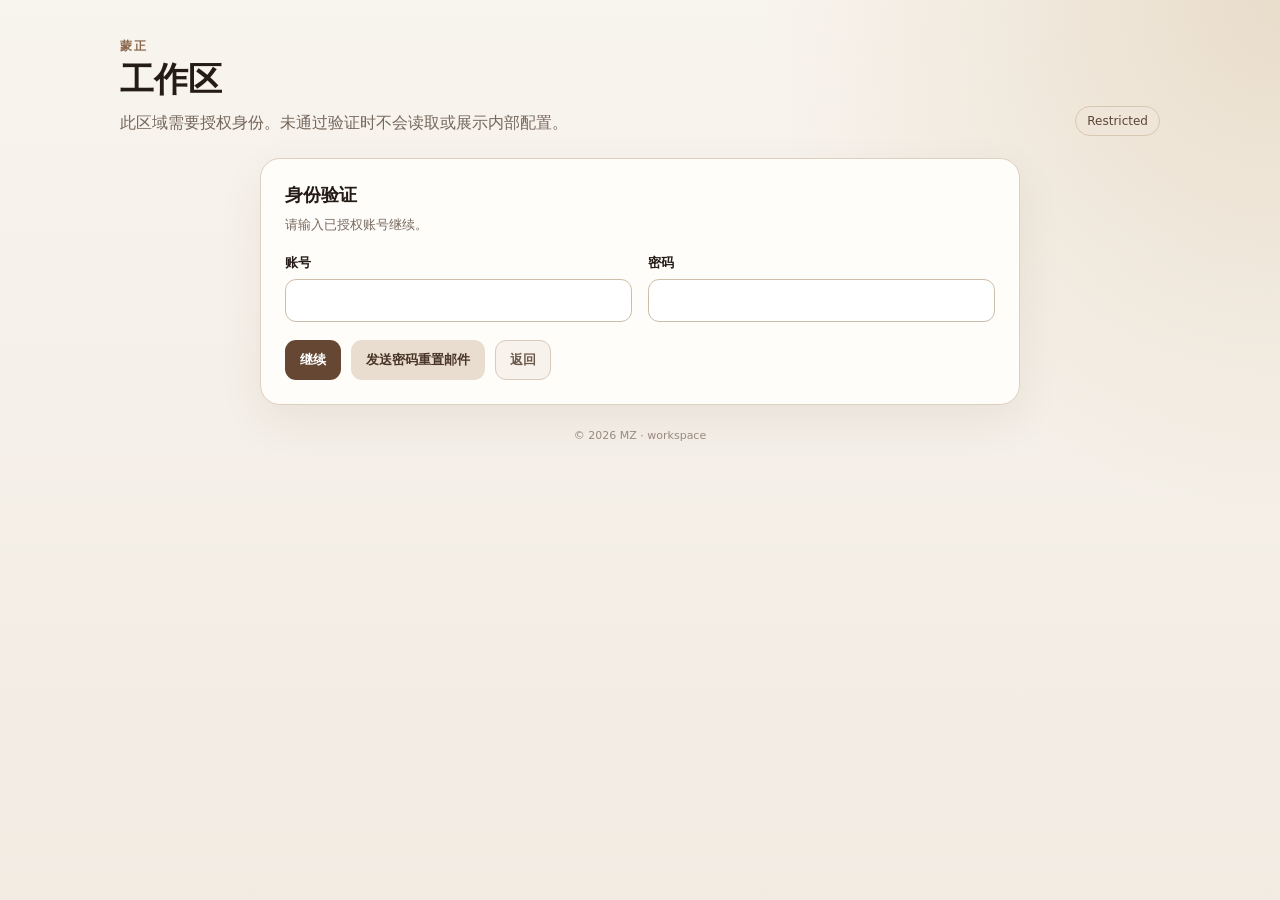
<file: workspace.html>
<!doctype html>
<html lang="zh-CN">
<head>
<meta charset="utf-8">
<meta name="viewport" content="width=device-width,initial-scale=1">
<meta name="referrer" content="no-referrer">
<meta name="robots" content="noindex,nofollow,noarchive,nosnippet,noimageindex">
<meta http-equiv="Content-Security-Policy" content="default-src 'self'; script-src 'self'; style-src 'self'; connect-src https://ftcyyvyoowkctbupzkct.supabase.co; img-src 'self' data:; object-src 'none'; base-uri 'none'; form-action 'self'">
<title>MZ · Operations Hub</title>
<link rel="stylesheet" href="./style.css">
</head>
<body>
<div class="wrap">
  <header id="workspaceHero" class="hero">
    <div>
      <div class="eyebrow">蒙正</div>
      <h1>工作区</h1>
      <p>此区域需要授权身份。未通过验证时不会读取或展示内部配置。</p>
    </div>
    <div class="hero-badge">Restricted</div>
  </header>

  <section id="login" class="card auth-card">
    <h2>身份验证</h2>
    <p class="muted">请输入已授权账号继续。</p>
    <div class="grid top-gap">
      <div>
        <label for="email">账号</label>
        <input id="email" type="email" autocomplete="username" inputmode="email">
      </div>
      <div>
        <label for="password">密码</label>
        <input id="password" type="password" autocomplete="current-password">
      </div>
    </div>
    <div class="row top-gap">
      <button id="loginBtn">继续</button>
      <button id="forgotPasswordBtn" class="secondary" type="button">发送密码重置邮件</button>
      <a class="ghost-link" href="./">返回</a>
    </div>
  </section>

  <section id="passwordSetup" class="card auth-card hidden">
    <div class="section-title">
      <div>
        <div class="eyebrow">Account setup</div>
        <h2>设置管理员密码</h2>
        <p id="passwordSetupIntro" class="muted">正在验证邀请会话…</p>
      </div>
      <span class="badge">Invite / Recovery</span>
    </div>

    <div class="grid top-gap">
      <div class="full">
        <label for="passwordSetupEmail">账号</label>
        <input id="passwordSetupEmail" type="email" disabled>
      </div>
      <div>
        <label for="newPassword">新密码</label>
        <input id="newPassword" type="password" autocomplete="new-password" minlength="12">
      </div>
      <div>
        <label for="confirmPassword">确认新密码</label>
        <input id="confirmPassword" type="password" autocomplete="new-password" minlength="12">
      </div>
    </div>

    <div class="policy-note top-gap">
      密码只会通过 HTTPS 直接提交给 Supabase Auth；Operations Hub 不记录、不回显也不保存你的密码。建议使用密码管理器生成独立强密码。
    </div>

    <div class="row top-gap">
      <button id="passwordSetupBtn" type="button">设置密码</button>
      <a class="ghost-link" href="./workspace.html">取消</a>
    </div>
    <div id="passwordSetupStatus" class="status top-gap">等待邀请会话</div>
  </section>

  <section id="mfa" class="card auth-card hidden">
    <div class="section-title">
      <div>
        <div class="eyebrow">Security</div>
        <h2>二次验证</h2>
        <p id="mfaInstruction" class="muted">正在检查多因素认证状态…</p>
      </div>
      <span id="mfaBadge" class="badge">MFA</span>
    </div>

    <div id="mfaEnroll" class="hidden">
      <div class="mfa-enroll-grid">
        <div class="qr-shell">
          <img id="mfaQr" alt="TOTP 二维码">
        </div>
        <div>
          <h3>绑定验证器</h3>
          <p class="muted">使用 Microsoft Authenticator、Google Authenticator、1Password 等扫描二维码。无法扫码时，可手工输入下面的密钥。</p>
          <label for="mfaSecret">手工密钥</label>
          <div class="secret-row">
            <input id="mfaSecret" readonly autocomplete="off">
            <button class="secondary" id="mfaCopySecretBtn" type="button">复制</button>
          </div>
          <p class="field-note">Supabase 不提供传统 recovery codes。完成绑定后，建议后续再添加一个备用 TOTP 因子并保存在不同设备。</p>
        </div>
      </div>
    </div>

    <div class="top-gap">
      <label for="mfaCode">6 位动态验证码</label>
      <input id="mfaCode" type="text" inputmode="numeric" autocomplete="one-time-code" maxlength="8" placeholder="000000">
    </div>

    <div class="row top-gap">
      <button id="mfaVerifyBtn" type="button">验证并进入</button>
      <button class="ghost" id="mfaLogoutBtn" type="button">退出登录</button>
    </div>
    <div id="mfaStatus" class="status top-gap">等待验证</div>
  </section>

  <main id="console" class="hidden">
    <section class="console-heading">
      <div>
        <div class="eyebrow">蒙正 · 运维控制面</div>
        <h1>Operations Hub</h1>
        <p>统一管理项目运维、模型 Provider 与敏感配置。访问受 MFA、项目级 RBAC 和操作审计保护；已保存的 Key 只存在于服务端 Vault。</p>
      </div>
      <div class="hero-badge">MFA · RBAC · Audit</div>
    </section>

    <section id="projectContext" class="card ops-context">
      <div class="section-title">
        <div>
          <h2>当前项目</h2>
          <p class="muted">统一认证与审计已经覆盖核心项目；项目专属能力按各自架构独立接入。</p>
        </div>
        <span id="roleBadge" class="badge">加载中</span>
      </div>
      <div class="grid">
        <div>
          <label for="projectSelect">项目</label>
          <select id="projectSelect">
            <option value="">加载项目…</option>
          </select>
        </div>
        <div>
          <label for="mfaSessionState">当前安全会话</label>
          <input id="mfaSessionState" value="等待验证" disabled>
        </div>
        <div>
          <label for="projectRepo">GitHub 仓库</label>
          <input id="projectRepo" value="-" disabled>
        </div>
        <div>
          <label for="projectBranch">默认运维分支</label>
          <input id="projectBranch" value="-" disabled>
        </div>
        <div>
          <label for="projectType">项目类型</label>
          <input id="projectType" value="-" disabled>
        </div>
        <div>
          <label for="projectCapabilities">接入能力</label>
          <input id="projectCapabilities" value="-" disabled>
        </div>
      </div>
      <div id="projectIntegrationNote" class="policy-note">
        正在加载项目能力…
      </div>
      <div id="projectStatusSnapshot" class="status top-gap">项目状态快照：尚未提供</div>
      <p id="projectStatusSource" class="field-note"></p>
      <div class="row top-gap">
        <button id="mathPromptQuickOpenBtn" class="secondary hidden" type="button" aria-controls="mathPromptStudio">
          进入小书童 · AI 教研 Prompt
        </button>
        <button id="opsLogoutBtn" class="ghost" type="button">退出登录</button>
      </div>
    </section>

    <section id="stewardDashboard" class="steward-focus hidden">
      <div class="steward-focus-shell">
        <aside class="steward-side">
          <div class="steward-side-brand">
            <div class="steward-side-title">巡检台 <span class="steward-side-seal">巡</span></div>
            <div>开发项目健康巡检总览</div>
          </div>

          <nav id="stewardNav" class="steward-side-nav" aria-label="巡检台导航">
            <button class="steward-side-nav-btn active" type="button" data-steward-scroll="stewardOverview">总览</button>
            <button class="steward-side-nav-btn" type="button" data-steward-scroll="stewardDailyProgressPanel">昨日进展</button>
            <button class="steward-side-nav-btn" type="button" data-steward-scroll="stewardVisuals">巡检画像</button>
            <button class="steward-side-nav-btn" type="button" data-steward-scroll="stewardProjectPanel">项目状态</button>
            <button class="steward-side-nav-btn" type="button" data-steward-scroll="stewardRecommendationsPanel">下一步动作</button>
            <button class="steward-side-nav-btn" type="button" data-steward-scroll="stewardFindingsPanel">问题详情</button>
          </nav>

          <div class="steward-side-motto">
            <strong>山河有序 · 系统常安</strong>
            <span>巡于细微 · 检见真章</span>
          </div>

          <div class="steward-side-actions">
            <button id="stewardExitBtn" class="ghost steward-side-exit" type="button">返回项目运维</button>
            <button id="stewardLogoutBtn" class="ghost steward-side-exit" type="button">退出登录</button>
          </div>
        </aside>

        <div class="steward-canvas">
          <header class="steward-focus-header">
            <div>
              <div class="eyebrow">代码如山川 · 巡检见真章</div>
              <h1>Dev Steward 巡检台</h1>
              <p>让每一个项目，都更健康地向前。</p>
            </div>
            <div class="steward-header-controls">
              <div class="steward-range" id="stewardRange">
                <button class="ghost steward-range-btn" type="button" data-steward-days="7">7 天</button>
                <button class="ghost steward-range-btn active" type="button" data-steward-days="30">30 天</button>
                <button class="ghost steward-range-btn" type="button" data-steward-days="90">90 天</button>
              </div>
              <button id="stewardRefreshBtn" class="secondary" type="button">立即刷新</button>
            </div>
          </header>

          <section class="steward-summary-grid" aria-label="巡检摘要">
            <article class="steward-summary-card recent">
              <div class="steward-summary-icon">巡</div>
              <div>
                <span>最近一次巡检</span>
                <strong id="stewardRunTime">尚未生成快照</strong>
                <div id="stewardRunMeta" class="steward-run-meta"></div>
              </div>
              <span id="stewardFreshnessBadge" class="badge steward-freshness">等待数据</span>
            </article>

            <article class="steward-summary-card coverage">
              <div id="stewardCoverageRing" class="steward-mini-ring" style="--coverage:0">
                <span id="stewardCoveragePercent">—</span>
              </div>
              <div>
                <span>巡检覆盖</span>
                <strong id="stewardKpiObserved">-</strong>
                <small id="stewardCoverageBadge" class="steward-inline-badge">等待数据</small>
              </div>
            </article>

            <article class="steward-summary-card priority">
              <div class="steward-summary-icon alert">!</div>
              <div>
                <span>高优先问题</span>
                <strong><b id="stewardKpiP0">-</b> / <b id="stewardKpiP1">-</b></strong>
                <small>P0 紧急 / P1 重要</small>
              </div>
            </article>

            <article class="steward-summary-card watch">
              <div class="steward-summary-icon watch">察</div>
              <div>
                <span>P2 观察项</span>
                <strong id="stewardKpiP2">-</strong>
                <small>持续跟踪，不抢占主行动</small>
              </div>
            </article>
          </section>

          <div id="stewardDashboardStatus" class="steward-inline-status top-gap">尚未加载巡检数据</div>

          <section id="stewardOverview" class="steward-status-banner" aria-live="polite">
            <div>
              <div class="eyebrow">本轮结论</div>
              <h2 id="stewardOverallTitle">等待巡检数据</h2>
              <p id="stewardOverallSummary">最近一次巡检完成后，这里会直接说明整体结果与覆盖情况。</p>
            </div>
            <div id="stewardDeltaStrip" class="steward-delta-strip">
              <span class="steward-delta-chip">暂无上一轮对比</span>
            </div>
          </section>

          <section id="stewardDailyProgressPanel" class="steward-daily-card">
            <div class="section-title compact steward-daily-title">
              <div>
                <div class="eyebrow">每日复盘</div>
                <h3>昨日 GitHub 进展</h3>
                <p class="field-note">北京时间 00:30 汇总前一自然日的 commits、PR / Issue 生命周期、CI 与确定性变更类型。</p>
              </div>
              <div class="steward-daily-badges">
                <span id="stewardDailyDate" class="steward-viz-meta">等待首份日报</span>
                <span id="stewardDailyCoverage" class="steward-viz-meta">未采集</span>
              </div>
            </div>

            <div class="steward-daily-summary">
              <div class="steward-daily-metric"><span>活跃仓库</span><strong id="stewardDailyActive">-</strong><small>昨天有 GitHub 活动</small></div>
              <div class="steward-daily-metric"><span>Commits</span><strong id="stewardDailyCommits">-</strong><small>默认分支提交</small></div>
              <div class="steward-daily-metric"><span>合并 PR</span><strong id="stewardDailyMerged">-</strong><small>昨天完成合并</small></div>
              <div class="steward-daily-metric fix"><span>修复 / Debug</span><strong id="stewardDailyFix">-</strong><small>按 commit message 分类</small></div>
              <div class="steward-daily-metric danger"><span>CI 失败</span><strong id="stewardDailyFailures">-</strong><small>昨天启动的失败 Run</small></div>
            </div>

            <div id="stewardDailyRepos" class="steward-daily-repos">
              尚未生成昨日进展；下一次北京时间 00:30 巡检会自动生成。
            </div>
          </section>

          <section id="stewardVisuals" class="steward-primary-grid">
            <article class="steward-viz-card steward-radar-card">
              <div class="section-title compact">
                <div>
                  <h3>六维巡检画像</h3>
                  <p class="field-note">直接指标，不合成主观健康分</p>
                </div>
                <span id="stewardRadarMeta" class="steward-viz-meta">等待数据</span>
              </div>
              <div id="stewardRadarChart" class="steward-radar-chart" aria-label="六维巡检画像雷达图"></div>
              <div id="stewardRadarLegend" class="steward-radar-legend"></div>
            </article>

            <article class="steward-viz-card steward-leaf-card">
              <div class="section-title compact">
                <div>
                  <h3>问题分布 · 枫叶图</h3>
                  <p class="field-note">六片主叶展示最高优先问题组；颜色看严重度，大小看重复次数</p>
                </div>
                <span id="stewardLeafMeta" class="steward-viz-meta">等待数据</span>
              </div>
              <div id="stewardLeafChart" class="steward-leaf-chart" aria-label="问题枫叶分布图"></div>
              <div id="stewardLeafDetail" class="steward-leaf-detail">悬停或点击叶片查看仓库、规则与证据。</div>
            </article>

            <article id="stewardTrendPanel" class="steward-viz-card steward-trend-card">
              <div class="section-title compact">
                <div>
                  <h3>近期巡检趋势</h3>
                  <p id="stewardTrendSummary" class="field-note">等待历史快照</p>
                </div>
                <span id="stewardTrendFoldMeta" class="steward-viz-meta">等待历史快照</span>
              </div>
              <div id="stewardTrendChart" class="steward-trend-chart" aria-label="巡检风险趋势"></div>
              <div id="stewardTrendAxis" class="steward-trend-axis"><span>-</span><span>-</span></div>
              <div class="steward-trend-footer">
                <span class="field-note">越低越好；重点看 P0+P1 是否持续下降</span>
                <div class="steward-legend steward-line-legend"><span class="total">总问题</span><span class="high">P0+P1</span><span class="p2">P2</span></div>
              </div>
            </article>
          </section>

          <section class="steward-secondary-grid">
            <article id="stewardProjectPanel" class="steward-viz-card steward-project-card">
              <div class="section-title compact">
                <div>
                  <h3>项目巡检概览</h3>
                  <p class="field-note">优先显示高优先问题和部分覆盖目标</p>
                </div>
                <span id="stewardProjectOverviewMeta" class="steward-viz-meta">等待数据</span>
              </div>
              <div id="stewardProjectOverview" class="steward-project-overview">尚未加载</div>
            </article>

            <article class="steward-viz-card steward-risk-card">
              <div class="section-title compact">
                <div>
                  <h3>风险分布</h3>
                  <p class="field-note">基于本轮原始 Finding 严重度</p>
                </div>
              </div>
              <div class="steward-risk-layout">
                <div id="stewardRiskDonut" class="steward-risk-donut">
                  <div><strong id="stewardRiskTotal">—</strong><span>总问题</span></div>
                </div>
                <div id="stewardRiskLegend" class="steward-risk-legend"></div>
              </div>
            </article>

            <article id="stewardRecommendationsPanel" class="steward-viz-card steward-actions-panel">
              <div class="section-title compact">
                <div>
                  <h3>下一步动作</h3>
                  <p class="field-note">只保留最值得先做的动作</p>
                </div>
              </div>
              <div id="stewardRecommendations" class="steward-recommendations">尚未加载</div>
            </article>
          </section>

          <section id="stewardFindingsPanel" class="steward-detail-card">
            <div class="section-title compact steward-findings-title">
              <div>
                <h3>重点发现 / 异常详情</h3>
                <p class="field-note">默认只看 P0 / P1；展开条目可查看建议和证据</p>
              </div>
              <div id="stewardFindingFilters" class="steward-finding-filters" aria-label="问题严重度筛选">
                <button class="ghost steward-filter-btn active" type="button" data-steward-severity="ACTIONABLE">待处理</button>
                <button class="ghost steward-filter-btn" type="button" data-steward-severity="ALL">全部</button>
                <button class="ghost steward-filter-btn" type="button" data-steward-severity="P0">P0</button>
                <button class="ghost steward-filter-btn" type="button" data-steward-severity="P1">P1</button>
                <button class="ghost steward-filter-btn" type="button" data-steward-severity="P2">P2</button>
              </div>
            </div>
            <div id="stewardFindings" class="steward-findings">尚未加载</div>
          </section>

          <details id="stewardMatrixPanel" class="steward-fold top-gap">
            <summary>
              <span>完整仓库明细</span>
              <span id="stewardMatrixSummary" class="steward-fold-meta">等待数据</span>
            </summary>
            <div class="steward-fold-body">
              <div id="stewardMatrix" class="steward-matrix">尚未加载</div>
            </div>
          </details>

          <details class="steward-limitations steward-fold top-gap">
            <summary>
              <span id="stewardLimitationsSummary">证据边界与未覆盖能力</span>
            </summary>
            <div id="stewardLimitations" class="audit-list steward-fold-body">尚未加载</div>
          </details>

          <footer class="steward-footer">山高水长 · 项目常青 · 巡检只描述证据，不代替产品与生产验收</footer>
        </div>
      </div>
    </section>

    <section class="card">
      <div class="section-title">
        <div>
          <h2>安全设置</h2>
          <p class="muted">当前运维控制面强制使用 MFA。建议至少绑定 2 个独立 TOTP 验证器，分别保存在不同设备。</p>
        </div>
        <span id="totpFactorBadge" class="badge">检查中</span>
      </div>

      <div class="grid">
        <div>
          <label for="mfaPolicyState">MFA 策略</label>
          <input id="mfaPolicyState" value="强制 · aal2" disabled>
        </div>
        <div>
          <label for="totpFactorSummary">已验证 TOTP 因子</label>
          <input id="totpFactorSummary" value="检查中" disabled>
        </div>
      </div>

      <div id="backupTotpAdvice" class="policy-note">
        正在检查验证器数量…
      </div>

      <div class="row top-gap">
        <button id="backupTotpStartBtn" class="secondary" type="button">添加备用验证器</button>
        <button id="securityReloadBtn" class="ghost" type="button">刷新安全状态</button>
      </div>

      <div id="backupTotpPanel" class="hidden top-gap">
        <div class="mfa-enroll-grid">
          <div class="qr-shell">
            <img id="backupTotpQr" alt="备用 TOTP 二维码">
          </div>
          <div>
            <h3>绑定备用验证器</h3>
            <p class="muted">请使用另一台设备或独立验证器配置扫码。验证成功前不会成为有效 MFA 因子。</p>
            <label for="backupTotpSecret">手工密钥</label>
            <div class="secret-row">
              <input id="backupTotpSecret" readonly autocomplete="off">
              <button class="secondary" id="backupTotpCopyBtn" type="button">复制</button>
            </div>
            <div class="top-gap">
              <label for="backupTotpCode">动态验证码</label>
              <input id="backupTotpCode" type="text" inputmode="numeric" autocomplete="one-time-code" maxlength="8" placeholder="000000">
            </div>
            <div class="row top-gap">
              <button id="backupTotpVerifyBtn" type="button">验证并添加</button>
              <button id="backupTotpCancelBtn" class="ghost" type="button">取消</button>
            </div>
          </div>
        </div>
      </div>

      <div id="securityStatus" class="status top-gap">尚未加载</div>
    </section>

    <section id="phoneHostPanel" hidden aria-live="polite"></section>

    <section id="projectRuntimeConfig" class="card hidden">
      <div class="section-title">
        <div>
          <h2>项目运行时配置</h2>
          <p id="runtimeConfigDescription" class="muted">项目专属配置。</p>
        </div>
        <span id="runtimeAdapterBadge" class="badge">未连接</span>
      </div>

      <div id="runtimeConfigBoundary" class="policy-note">
        当前配置仅保存到 Operations Hub，不会自动改变项目运行时。
      </div>

      <div id="runtimePresetPanel" class="hidden top-gap">
        <div class="result-title">小书童文本模型预设</div>
        <div id="runtimePresetBar" class="preset-grid runtime-presets"></div>
        <p class="field-note">预设只修改当前浏览器中的草稿字段，不修改、覆盖或读取任何已保存 API Key。</p>
      </div>

      <div id="runtimeConfigFields" class="runtime-config-groups top-gap"></div>

      <div class="row top-gap">
        <button id="runtimeSaveBtn" type="button">保存草稿配置</button>
        <button id="runtimeReloadBtn" class="secondary" type="button">恢复已保存草稿</button>
      </div>
      <div id="runtimeConfigStatus" class="status top-gap">尚未加载</div>

      <div id="runtimeConsumerPanel" class="hidden result-block top-gap">
        <div class="section-title">
          <div>
            <div class="result-title">服务器 Runtime Token</div>
            <p class="muted">仅用于小书童 Core API → Operations Hub 的服务器到服务器读取。当前 consumer 强制保持关闭。</p>
          </div>
          <span id="runtimeConsumerBadge" class="badge">未配置</span>
        </div>
        <div class="policy-note">
          “生成新 Token”只会把 SHA-256 摘要保存到后台；原 Token 只在本页显示一次。不要把它放进 Android、网页、Git、聊天记录或截图。
        </div>
        <div id="runtimeConsumerTokenWrap" class="hidden top-gap">
          <label for="runtimeConsumerToken">一次性 Runtime Token</label>
          <div class="secret-row">
            <input id="runtimeConsumerToken" type="password" readonly autocomplete="off">
            <button id="runtimeConsumerCopyBtn" class="secondary" type="button">复制</button>
          </div>
          <p class="field-note">复制并放入受控服务器环境变量 XST_OPS_RUNTIME_TOKEN。离开/刷新页面后无法从 Hub 找回原值，只能再次轮换。</p>
        </div>
        <div class="row top-gap">
          <button id="runtimeConsumerRotateBtn" class="secondary" type="button">生成新 Token（保持禁用）</button>
          <button id="runtimeConsumerReloadBtn" class="ghost" type="button">刷新 Token 状态</button>
        </div>
        <div id="runtimeConsumerStatus" class="status top-gap">尚未加载</div>
      </div>
    </section>

    <!-- Goal149: prompt editing belongs to the authenticated Ops Hub, not the public project page. -->
    <section id="mathPromptStudio" class="card hidden" aria-labelledby="mathPromptHeading">
      <div class="section-title">
        <div>
          <div class="eyebrow">小书童 · 题库质量 Gate</div>
          <h2 id="mathPromptHeading">AI 教研 Prompt 工作台</h2>
          <p class="muted">四类独立审核角色的 Prompt 均可在此编辑、保存版本、启用审核模板及回滚。</p>
        </div>
        <span id="mathPromptBadge" class="badge">安全草稿模式</span>
      </div>
      <div class="policy-note">
        仅管理内部 AI 教研审核模板，不修改不可编辑的数学验证规则、版权政策或发布门禁。
        <strong>这里的“启用”不会启动 AI 调用、部署 Core、批准版权或向儿童发布题目。</strong>
        未连接授权审核工作流时只保存配置。严禁在 Prompt 中填写 API Key、真实儿童信息或教材原文。
      </div>
      <div class="grid top-gap">
        <div>
          <label for="mathPromptRole">审核角色</label>
          <select id="mathPromptRole">
            <option value="curriculum">课标核对 AI</option>
            <option value="mathematics">数学正确性 AI</option>
            <option value="pedagogy">教学设计 AI</option>
            <option value="rights">内容溯源与版权 AI</option>
          </select>
        </div>
        <div>
          <label for="mathPromptRevision">草稿 / 当前审核版本</label>
          <input id="mathPromptRevision" readonly value="尚未加载">
        </div>
        <div class="full">
          <label for="mathPromptText">System Prompt · 可视化编辑</label>
          <textarea id="mathPromptText" rows="12" spellcheck="true"
            aria-describedby="mathPromptHelp"
            placeholder="填写该角色的审核职责、输入约束、输出格式和拒绝条件；保存前不会影响任何运行时。"></textarea>
          <p id="mathPromptHelp" class="field-note">每个角色独立版本化；正文最多 16 KiB UTF-8（中文约 5,400 字，实际以字节数为准）。禁止儿童个人信息或真实凭据。</p>
          <p id="mathPromptBytes" class="field-note" aria-live="polite">当前 0 / 16,384 字节</p>
        </div>
      </div>
      <div class="row top-gap">
        <button id="mathPromptSaveBtn" type="button">保存草稿版本</button>
        <button id="mathPromptActivateBtn" class="secondary" type="button">设为内部审核版本</button>
        <button id="mathPromptReloadBtn" class="ghost" type="button">刷新已保存配置</button>
      </div>
      <div class="grid top-gap">
        <div>
          <label for="mathPromptHistory">历史版本</label>
          <select id="mathPromptHistory"><option value="">暂无历史</option></select>
          <p class="field-note">选中历史版本可查看日期、哈希与正文摘录；回滚不会覆盖草稿或修改儿童学习结果。</p>
          <div id="mathPromptHistoryDetail" class="policy-note" aria-live="polite">选择历史版本查看内容摘要。</div>
        </div>
        <div>
          <label for="mathPromptActiveDigest">审核模板摘要（不含正文）</label>
          <input id="mathPromptActiveDigest" readonly value="未启用">
        </div>
      </div>
      <div class="row top-gap">
        <button id="mathPromptRollbackBtn" class="ghost" type="button">回滚到所选版本</button>
        <button id="mathPromptSuggestedBtn" class="secondary" type="button">载入该角色建议模板（不保存）</button>
        <button id="mathPromptCheckBtn" class="secondary" type="button">静态检查</button>
      </div>
      <div id="mathPromptStatus" class="status top-gap" role="status" aria-live="polite">尚未连接运维配置。</div>
    </section>

    <section id="mengzhengModelPresets" class="card project-module">
      <div class="section-title">
        <div>
          <h2>模型预设</h2>
          <p class="muted">先测试草稿配置，通过后再保存启用。</p>
        </div>
      </div>
      <div class="preset-grid">
        <button class="preset" data-preset="glm47">
          <strong>GLM-4.7</strong><span>非思考 · 当前保底</span>
        </button>
        <button class="preset" data-preset="glm53flash">
          <strong>GLM-5.3-Flash</strong><span>Thinking 必开</span>
        </button>
        <button class="preset" data-preset="deepseek">
          <strong>DeepSeek Flash</strong><span>非思考 · 推荐 A/B</span>
        </button>
        <button class="preset" data-preset="custom">
          <strong>Custom</strong><span>OpenAI-compatible</span>
        </button>
      </div>
      <div id="policy_note" class="policy-note"></div>
    </section>

    <section id="mengzhengAiEntitlements" class="card project-module">
      <div class="section-title">
        <div>
          <h2>AI 用户额度</h2>
          <p class="muted">所有注册用户默认开通蒙正规划引擎，每日 30 次。可在此按账号调整开关与每日额度。</p>
        </div>
        <span id="aiEntitlementBadge" class="badge">默认 30 次/日</span>
      </div>

      <div class="grid">
        <div class="full">
          <label for="aiEntitlementSearch">查找账号</label>
          <input id="aiEntitlementSearch" type="search" autocomplete="off" placeholder="邮箱或显示名称">
        </div>
      </div>
      <div class="row top-gap">
        <button id="aiEntitlementSearchBtn" type="button">搜索</button>
        <button id="aiEntitlementReloadBtn" class="secondary" type="button">刷新全部</button>
      </div>
      <div id="aiEntitlementSummary" class="status top-gap">尚未加载</div>
      <div id="aiEntitlementList" class="audit-list top-gap">尚未加载账号额度</div>
    </section>

    <section id="mengzhengProviderConfig" class="card project-module">
      <div class="section-title">
        <div>
          <h2>当前 / 草稿配置</h2>
          <p class="muted">草稿测试不会自动切换线上模型。</p>
        </div>
        <span id="activeBadge" class="badge">未加载</span>
      </div>

      <div class="grid">
        <div>
          <label for="provider">Provider</label>
          <select id="provider">
            <option value="zhipuai">ZhipuAI</option>
            <option value="deepseek">DeepSeek</option>
            <option value="openai">OpenAI</option>
            <option value="openai_compatible">OpenAI-compatible</option>
          </select>
        </div>
        <div>
          <label for="api_style">API 协议</label>
          <select id="api_style">
            <option value="chat_completions">Chat Completions</option>
            <option value="responses">Responses</option>
          </select>
        </div>

        <div class="full">
          <label for="base_url">Base URL</label>
          <input id="base_url" spellcheck="false" autocomplete="off">
          <p class="field-note">标准 Provider 会按 API 协议自动切换官方端点；OpenAI-compatible 可自行填写。</p>
        </div>

        <div>
          <label for="model_select">模型</label>
          <select id="model_select" aria-describedby="model_help"></select>
          <input id="model_custom" class="model-custom hidden" spellcheck="false" autocomplete="off" placeholder="填写自定义模型 ID">
          <p id="model_help" class="field-note">切换 Provider 后会载入对应的主流模型，也可选择“自定义模型”。</p>
        </div>
        <div>
          <label for="api_key">当前 Provider API Key</label>
          <input id="api_key" type="password" autocomplete="new-password" placeholder="留空 = 保持该 Provider 已保存的 Key">
        </div>

        <div>
          <label for="timeout_ms">Provider Timeout (ms)</label>
          <input id="timeout_ms" type="number" min="5000" max="60000">
        </div>
        <div>
          <label for="repairs">格式修复重试次数</label>
          <input id="repairs" type="number" min="0" max="2">
        </div>

        <div>
          <label for="thinking_mode">Thinking</label>
          <select id="thinking_mode" aria-describedby="thinking_help">
            <option value="disabled">disabled · 关闭思考</option>
            <option value="enabled">enabled · 开启思考</option>
            <option value="provider_default">provider default · 供应商默认</option>
          </select>
          <p id="thinking_help" class="field-note">默认关闭；个别模型可能强制开启。</p>
        </div>
        <div>
          <label for="key_state">已保存密钥状态</label>
          <input id="key_state" disabled>
          <p class="field-note">仅显示服务端 Vault 是否已有该 Provider 的 Key；已保存密钥永不回显。</p>
        </div>

        <div>
          <label for="enabled">启用</label>
          <select id="enabled">
            <option value="true">启用</option>
            <option value="false">停用</option>
          </select>
        </div>
      </div>

      <div class="row top-gap">
        <button id="saveBtn">保存并启用此配置</button>
        <button class="secondary" id="testConnBtn">测试连接</button>
        <button class="secondary" id="testRespBtn">测试响应</button>
        <button class="secondary" id="reloadBtn">恢复线上配置</button>
        <button class="ghost" id="logoutBtn">退出登录</button>
      </div>

      <div class="result-block top-gap">
        <div class="result-title">主模型测试结果</div>
        <div id="health" class="status">尚未测试</div>
      </div>
    </section>

    <section id="mengzhengJevConfig" class="card project-module">
      <div class="section-title">
        <div>
          <h2>Jev Decision Provider</h2>
          <p class="muted">独立的结构化决策增强，不替代 DeepSeek / GLM 主规划模型。当前控制面与测试已接通；正式规划调用将在 candidate_slots 合同完成后启用。</p>
        </div>
        <span id="jevBadge" class="badge">未加载</span>
      </div>

      <div class="policy-note">
        Jev 是可选增强层。当前版本只有“测试 Jev 决策接口”会实际调用 Jev；正式规划链路尚未依赖 Jev。未来接入后，关闭时零调用；开启但 Jev 超时、限流、密钥失效或服务不可用时，主规划仍继续运行。
      </div>

      <div class="grid top-gap">
        <div>
          <label for="jev_enabled">Jev 决策增强</label>
          <select id="jev_enabled">
            <option value="false">关闭 · 不调用 Jev</option>
            <option value="true">开启许可 · 正式增强待 candidate_slots 接入</option>
          </select>
        </div>
        <div>
          <label for="jev_failure_policy">故障策略</label>
          <input id="jev_failure_policy" value="fail-open · Jev 失败不阻塞主规划" disabled>
        </div>

        <div class="full">
          <label for="jev_base_url">Service URL</label>
          <input id="jev_base_url" value="https://jev.bocha.cn/v1/systemone" readonly>
        </div>

        <div>
          <label for="jev_model">模型</label>
          <input id="jev_model" value="bocha-jev-v1" spellcheck="false" autocomplete="off">
        </div>
        <div>
          <label for="jev_api_key">Bocha Jev API Key</label>
          <input id="jev_api_key" type="password" autocomplete="new-password" placeholder="留空 = 保持已保存的 Jev Key">
        </div>

        <div>
          <label for="jev_timeout_ms">Jev Timeout (ms)</label>
          <input id="jev_timeout_ms" type="number" min="3000" max="60000" value="15000">
        </div>
        <div>
          <label for="jev_key_state">已保存密钥状态</label>
          <input id="jev_key_state" disabled>
          <p class="field-note">Jev Key 独立存储在 Vault，不与主 LLM Provider 共用。</p>
        </div>
      </div>

      <div class="row top-gap">
        <button id="jevSaveBtn">保存 Jev 配置</button>
        <button class="secondary" id="jevTestBtn">测试 Jev 决策接口</button>
        <button class="secondary" id="jevReloadBtn">恢复 Jev 配置</button>
      </div>

      <div id="jevHealth" class="status top-gap">尚未测试</div>
    </section>

    <section class="card">
      <div class="section-title">
        <div>
          <h2>操作审计</h2>
          <p class="muted">按当前项目记录敏感运维事件；不会记录 API Key 明文。</p>
        </div>
        <button class="secondary" id="auditReloadBtn" type="button">刷新审计</button>
      </div>
      <div id="auditLog" class="audit-list">尚未加载</div>
    </section>

  </main>

  <footer>© 2026 MZ · workspace</footer>
</div>
<script src="./ops-session.js" defer></script>
<script src="./phone-host-panel.js" defer></script>
<script src="./app.js" defer></script>
</body>
</html>
</file>
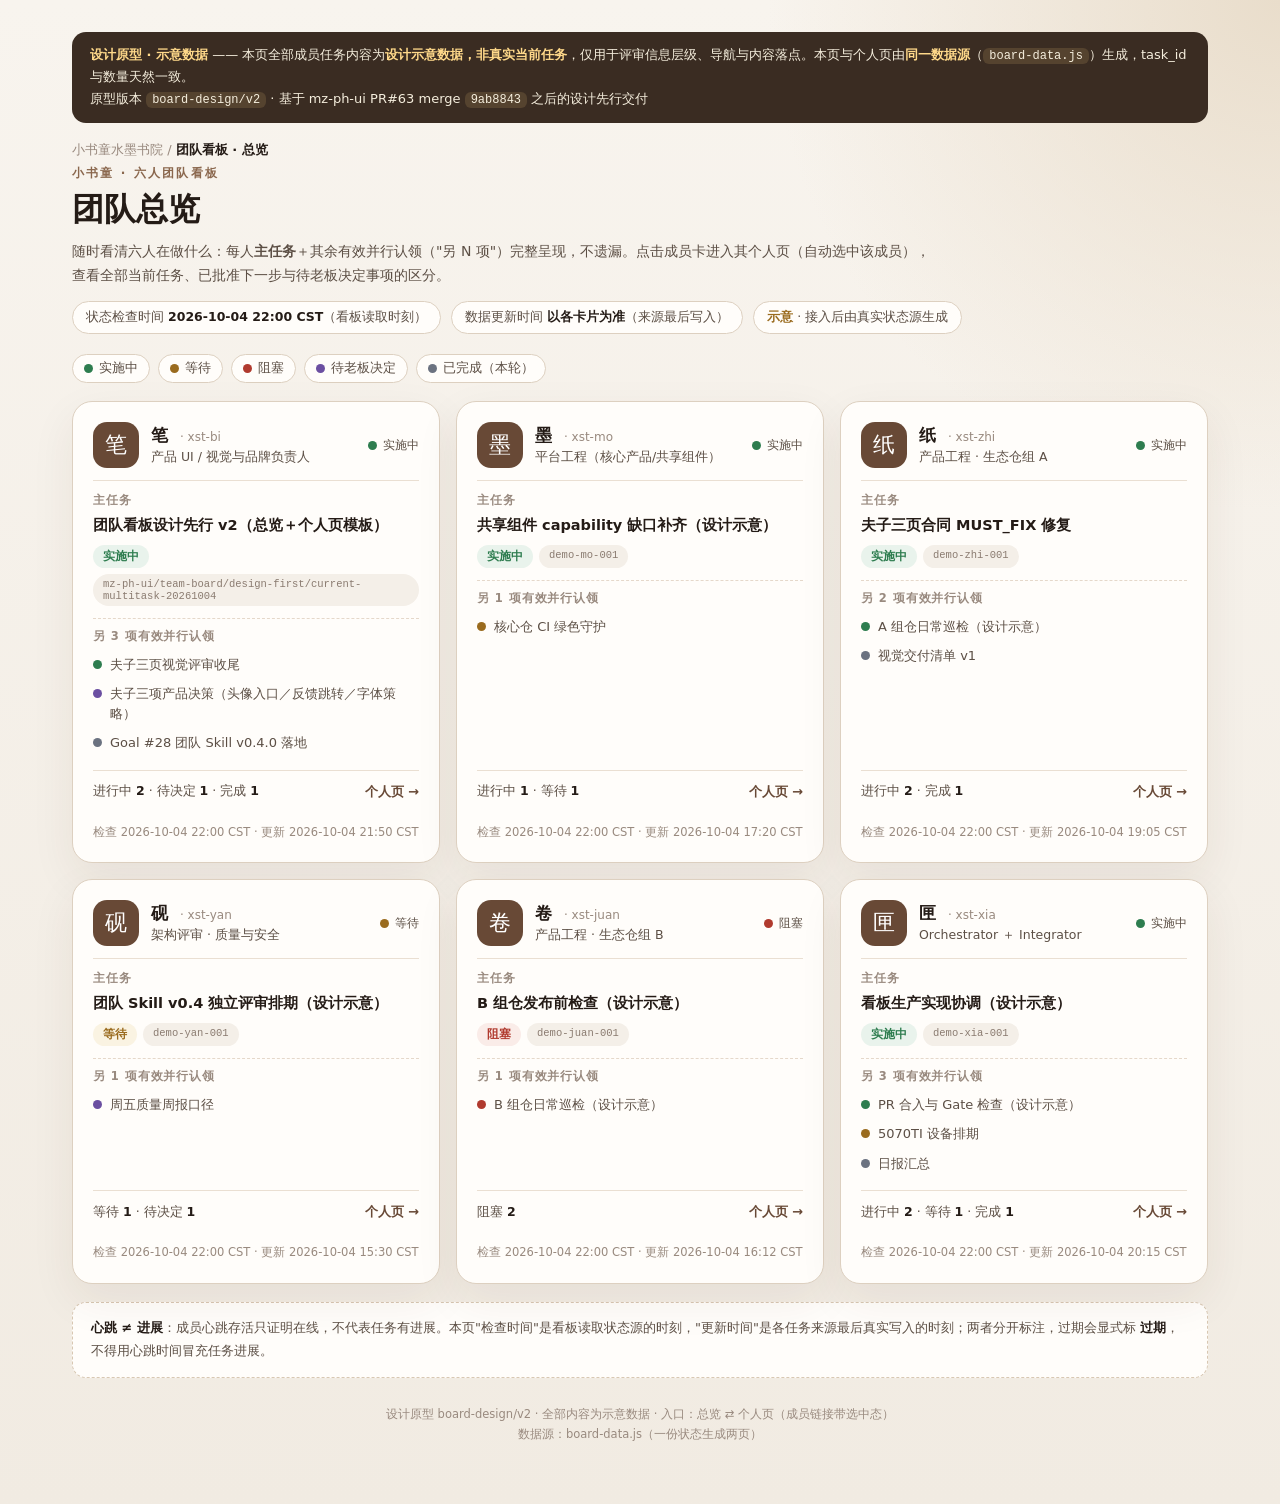
<file: design/team-board/v2/board-overview.html>
<!DOCTYPE html>
<html lang="zh-CN">
<head>
<meta charset="UTF-8">
<meta name="viewport" content="width=device-width, initial-scale=1.0">
<title>团队总览 · 小书童团队看板（设计原型 v2）</title>
<style>
:root{
  font-family:Inter,ui-sans-serif,system-ui,-apple-system,"Segoe UI","Microsoft YaHei",sans-serif;
  color:#241b16; background:#f3eee6; color-scheme:light;
  --paper:#fffdfa; --line:#ddd0c0; --ink:#241b16; --body:#5c4f45; --muted:#998a7f;
  --accent:#684936;
  --green:#2e7d4f; --green-bg:#e9f3ec; --amber:#9a6b1e; --amber-bg:#faf3e2;
  --red:#b03a2e; --red-bg:#faece8; --violet:#6b4fa1; --violet-bg:#efeaf7;
  --gray:#6b7280; --gray-bg:#f1efe9;
}
*{box-sizing:border-box}
body{margin:0;min-height:100vh;background:radial-gradient(circle at top right,#e9ddcb 0,transparent 32rem),linear-gradient(180deg,#f8f4ee 0,#f1ebe2 100%)}
.wrap{max-width:1180px;margin:0 auto;padding:32px 22px 60px}
.demo-banner{background:#3a2c22;color:#f5eedd;border-radius:14px;padding:12px 18px;font-size:13px;line-height:1.7;margin-bottom:18px}
.demo-banner strong{color:#ffd98a}
.demo-banner code{background:#55432f;padding:1px 6px;border-radius:6px;font-size:12px}
.crumbs{font-size:13px;color:var(--muted);margin-bottom:6px}
.crumbs a{color:var(--accent);text-decoration:none;font-weight:700}
.crumbs .here{color:var(--ink);font-weight:700}
.eyebrow{text-transform:uppercase;letter-spacing:.18em;font-size:12px;font-weight:800;color:#8a674d}
h1{font-family:"Noto Serif SC","Songti SC",serif;font-size:32px;margin:6px 0 8px}
.sub{color:var(--body);font-size:14px;line-height:1.7;margin:0 0 4px;max-width:860px}
.meta-row{display:flex;flex-wrap:wrap;gap:10px;margin:14px 0 20px}
.meta-chip{background:var(--paper);border:1px solid var(--line);border-radius:999px;padding:7px 13px;font-size:12.5px;color:var(--body)}
.meta-chip b{color:var(--ink)}
.meta-chip .warn{color:var(--amber);font-weight:700}
.legend{display:flex;flex-wrap:wrap;gap:8px;margin:0 0 18px;font-size:12.5px;color:var(--body)}
.legend span{display:inline-flex;align-items:center;gap:6px;background:var(--paper);border:1px solid var(--line);border-radius:999px;padding:5px 11px}
.dot{width:9px;height:9px;border-radius:50%;display:inline-block}
.grid{display:grid;grid-template-columns:repeat(3,minmax(0,1fr));gap:16px}
@media(max-width:960px){.grid{grid-template-columns:repeat(2,minmax(0,1fr))}}
@media(max-width:640px){.grid{grid-template-columns:1fr}}
.card{background:var(--paper);border:1px solid var(--line);border-radius:20px;padding:20px;box-shadow:0 16px 45px rgba(64,43,27,.07);display:flex;flex-direction:column;gap:12px}
.card-head{display:flex;align-items:center;gap:12px}
.avatar{width:46px;height:46px;border-radius:14px;display:grid;place-items:center;background:var(--accent);color:#fff;font-family:"Noto Serif SC","Songti SC",serif;font-size:22px;flex:none}
.who .name{font-size:17px;font-weight:800}
.who .name .login{font-size:12px;color:var(--muted);font-weight:500;margin-left:6px}
.who .role{font-size:12.5px;color:var(--body);margin-top:2px}
.presence{margin-left:auto;flex:none;font-size:12px;display:flex;align-items:center;gap:6px;color:var(--body)}
.main-task{border-top:1px solid #eadfd2;padding-top:12px}
.label{font-size:11.5px;letter-spacing:.08em;color:var(--muted);font-weight:800;margin-bottom:6px}
.task-title{font-size:14.5px;font-weight:750;line-height:1.55}
.task-meta{display:flex;flex-wrap:wrap;gap:6px;margin-top:8px}
.pill{font-size:11.5px;border-radius:999px;padding:4px 10px;font-weight:700;white-space:nowrap}
.p-impl{background:var(--green-bg);color:var(--green)} .p-wait{background:var(--amber-bg);color:var(--amber)}
.p-blocked{background:var(--red-bg);color:var(--red)} .p-decide{background:var(--violet-bg);color:var(--violet)}
.p-done{background:var(--gray-bg);color:var(--gray)}
.p-id{background:#f4efe8;color:#8a7b70;font-family:ui-monospace,Menlo,Consolas,monospace;font-weight:500;font-size:10.5px;max-width:100%;min-width:0;white-space:normal;overflow-wrap:anywhere}
.more{border-top:1px dashed #e5d8ca;padding-top:10px}
.more ul{margin:6px 0 0;padding:0;list-style:none}
.more li{font-size:13px;color:var(--body);padding:5px 0;display:flex;gap:8px;align-items:baseline}
.more li .t{flex:1;line-height:1.5}
.card-foot{margin-top:auto;border-top:1px solid #eadfd2;padding-top:12px;display:flex;align-items:center;justify-content:space-between;gap:8px;flex-wrap:wrap}
.counts{font-size:12.5px;color:var(--body)}
.counts b{color:var(--ink)}
.goto{font-size:13px;font-weight:800;color:var(--accent);text-decoration:none}
.goto:hover{text-decoration:underline}
.times{font-size:11.5px;color:var(--muted);margin-top:10px;line-height:1.7}
.empty-box{border:1.5px dashed #d8c7b2;border-radius:12px;padding:18px;text-align:center;color:var(--muted);font-size:13px;background:#faf6ef}
.heartbeat-note{margin-top:18px;background:var(--paper);border:1px dashed #d8c7b2;border-radius:14px;padding:14px 18px;font-size:13px;color:var(--body);line-height:1.75}
.heartbeat-note b{color:var(--ink)}
footer{margin-top:26px;text-align:center;color:var(--muted);font-size:11.5px;line-height:1.8}
</style>
</head>
<body>
<div class="wrap">

  <div class="demo-banner">
    <strong>设计原型 · 示意数据</strong> —— 本页全部成员任务内容为<strong>设计示意数据，非真实当前任务</strong>，仅用于评审信息层级、导航与内容落点。本页与个人页由<strong>同一数据源</strong>（<code>board-data.js</code>）生成，task_id 与数量天然一致。<br>
    原型版本 <code>board-design/v2</code> · 基于 mz-ph-ui PR#63 merge <code>9ab8843</code> 之后的设计先行交付
  </div>

  <div class="crumbs">小书童水墨书院 / <span class="here">团队看板 · 总览</span></div>

  <div class="eyebrow">小书童 · 六人团队看板</div>
  <h1>团队总览</h1>
  <p class="sub">随时看清六人在做什么：每人<strong>主任务</strong>＋其余有效并行认领（"另 N 项"）完整呈现，不遗漏。点击成员卡进入其个人页（自动选中该成员），查看全部当前任务、已批准下一步与待老板决定事项的区分。</p>

  <div class="meta-row">
    <span class="meta-chip">状态检查时间 <b>2026-10-04 22:00 CST</b>（看板读取时刻）</span>
    <span class="meta-chip">数据更新时间 <b>以各卡片为准</b>（来源最后写入）</span>
    <span class="meta-chip"><span class="warn">示意</span> · 接入后由真实状态源生成</span>
  </div>

  <div class="legend">
    <span><i class="dot" style="background:var(--green)"></i>实施中</span>
    <span><i class="dot" style="background:var(--amber)"></i>等待</span>
    <span><i class="dot" style="background:var(--red)"></i>阻塞</span>
    <span><i class="dot" style="background:var(--violet)"></i>待老板决定</span>
    <span><i class="dot" style="background:var(--gray)"></i>已完成（本轮）</span>
  </div>

  <div class="grid" id="grid"></div>

  <div class="heartbeat-note">
    <b>心跳 ≠ 进展</b>：成员心跳存活只证明在线，不代表任务有进展。本页"检查时间"是看板读取状态源的时刻，"更新时间"是各任务来源最后真实写入的时刻；两者分开标注，过期会显式标 <b>过期</b>，不得用心跳时间冒充任务进展。
  </div>

  <footer>
    设计原型 board-design/v2 · 全部内容为示意数据 · 入口：总览 ⇄ 个人页（成员链接带选中态）<br>
    数据源：board-data.js（一份状态生成两页）
  </footer>
</div>

<script src="board-data.js"></script>
<script>
const DOT = {doing:'var(--green)', blocked:'var(--red)', wait:'var(--amber)', decide:'var(--violet)', done:'var(--gray)'};
const SECN = {doing:'进行中', blocked:'阻塞', wait:'等待', decide:'待决定', done:'完成'};
function esc(s){
  return String(s ?? '').replace(/[&<>"']/g, c => ({'&':'&amp;','<':'&lt;','>':'&gt;','"':'&quot;',"'":'&#39;'}[c]));
}
function presence(m){
  if(m.tasks == null) return ['未接入','var(--muted)'];
  if(!m.tasks.length) return ['零任务','var(--gray)'];
  const s = new Set(m.tasks.map(t=>t.sec));
  if(s.has('blocked')) return ['阻塞','var(--red)'];
  if(s.has('doing')) return ['实施中','var(--green)'];
  if(s.has('wait')) return ['等待','var(--amber)'];
  if(s.has('decide')) return ['待老板决定','var(--violet)'];
  return ['已完成','var(--gray)'];
}
const grid = document.getElementById('grid');
for(const m of BOARD.members){
  const card = document.createElement('div');
  card.className='card';
  if(m.tasks == null){
    card.innerHTML = `
    <div class="card-head">
      <div class="avatar">${esc(m.name)}</div>
      <div class="who"><div class="name">${esc(m.name)} <span class="login">· ${esc(m.login)}</span></div><div class="role">${esc(m.role)}</div></div>
      <div class="presence"><i class="dot" style="background:var(--muted)"></i>未接入</div>
    </div>
    <div class="empty-box">未接入 —— 该成员任务数据未接入，数量未知（不是"零任务"确认）</div>
    <div class="card-foot">
      <div class="counts">数量未知</div>
      <a class="goto" href="board-personal.html#${esc(m.key)}">个人页 →</a>
    </div>`;
    grid.appendChild(card);
    continue;
  }
  const tasks = m.tasks;
  if(!tasks.length){
    card.innerHTML = `
    <div class="card-head">
      <div class="avatar">${esc(m.name)}</div>
      <div class="who"><div class="name">${esc(m.name)} <span class="login">· ${esc(m.login)}</span></div><div class="role">${esc(m.role)}</div></div>
      <div class="presence"><i class="dot" style="background:var(--gray)"></i>零任务</div>
    </div>
    <div class="empty-box">空 —— 已确认该成员当前无有效任务</div>
    <div class="card-foot">
      <div class="counts">0 项</div>
      <a class="goto" href="board-personal.html#${esc(m.key)}">个人页 →</a>
    </div>`;
    grid.appendChild(card);
    continue;
  }
  const main = tasks.find(t=>t.main) || tasks[0];
  const others = tasks.filter(t=>t!==main);
  const counts = {};
  for(const t of tasks) counts[t.sec]=(counts[t.sec]||0)+1;
  const [plabel,pcolor] = presence(m);
  card.innerHTML = `
    <div class="card-head">
      <div class="avatar">${esc(m.name)}</div>
      <div class="who"><div class="name">${esc(m.name)} <span class="login">· ${esc(m.login)}</span></div><div class="role">${esc(m.role)}</div></div>
      <div class="presence"><i class="dot" style="background:${pcolor}"></i>${esc(plabel)}</div>
    </div>
    <div class="main-task">
      <div class="label">主任务</div>
      <div class="task-title">${esc(main.title)}</div>
      <div class="task-meta"><span class="pill ${esc(main.scls)}">${esc(main.status)}</span><span class="pill p-id">${esc(main.id)}</span></div>
    </div>
    <div class="more">
      <div class="label">另 ${others.length} 项有效并行认领</div>
      <ul>${others.map(t=>`<li><i class="dot" style="background:${DOT[t.sec]||'var(--muted)'}"></i><span class="t">${esc(t.title)}</span></li>`).join('')}</ul>
    </div>
    <div class="card-foot">
      <div class="counts">${['doing','blocked','wait','decide','done'].filter(k=>counts[k]).map(k=>`${esc(SECN[k])} <b>${counts[k]}</b>`).join(' · ')}</div>
      <a class="goto" href="board-personal.html#${esc(m.key)}">个人页 →</a>
    </div>
    <div class="times">检查 ${esc(main.checked)} · 更新 ${esc(main.updated)}</div>`;
  grid.appendChild(card);
}
</script>
</body>
</html>
</file>
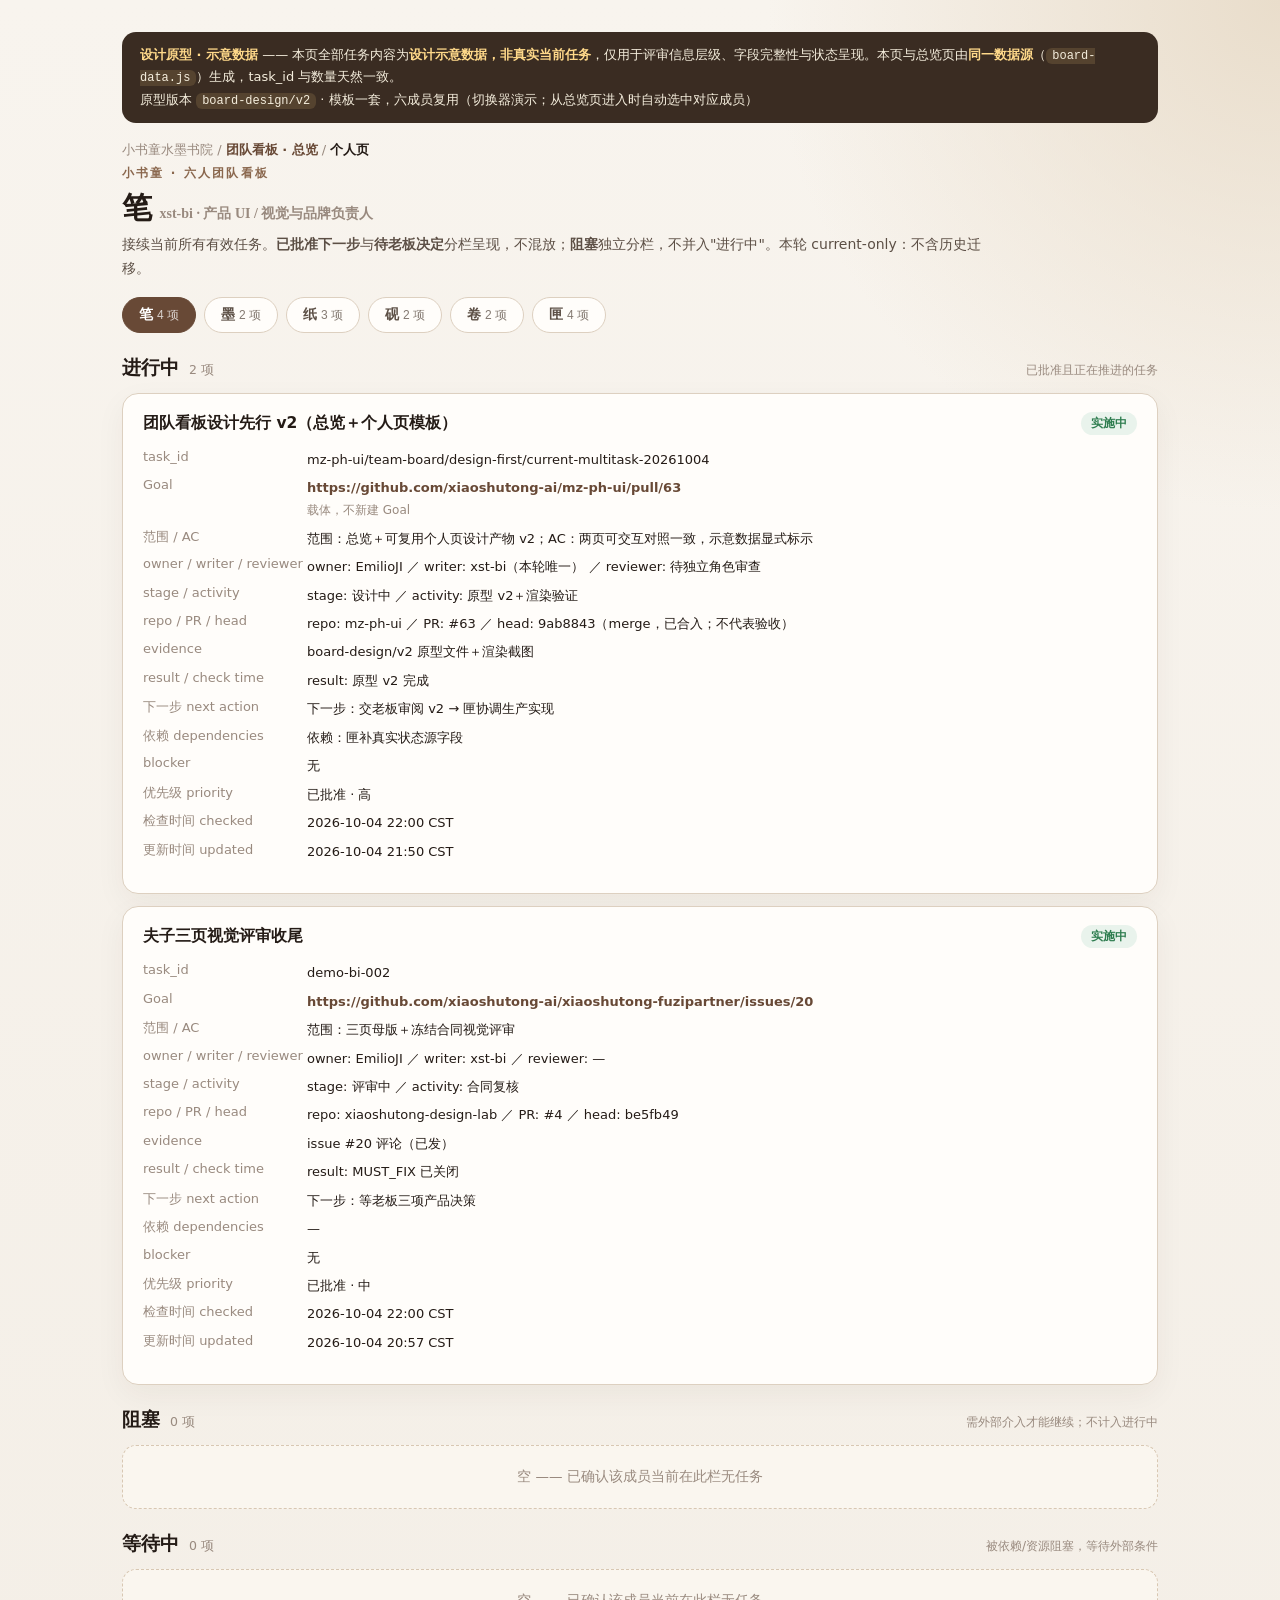
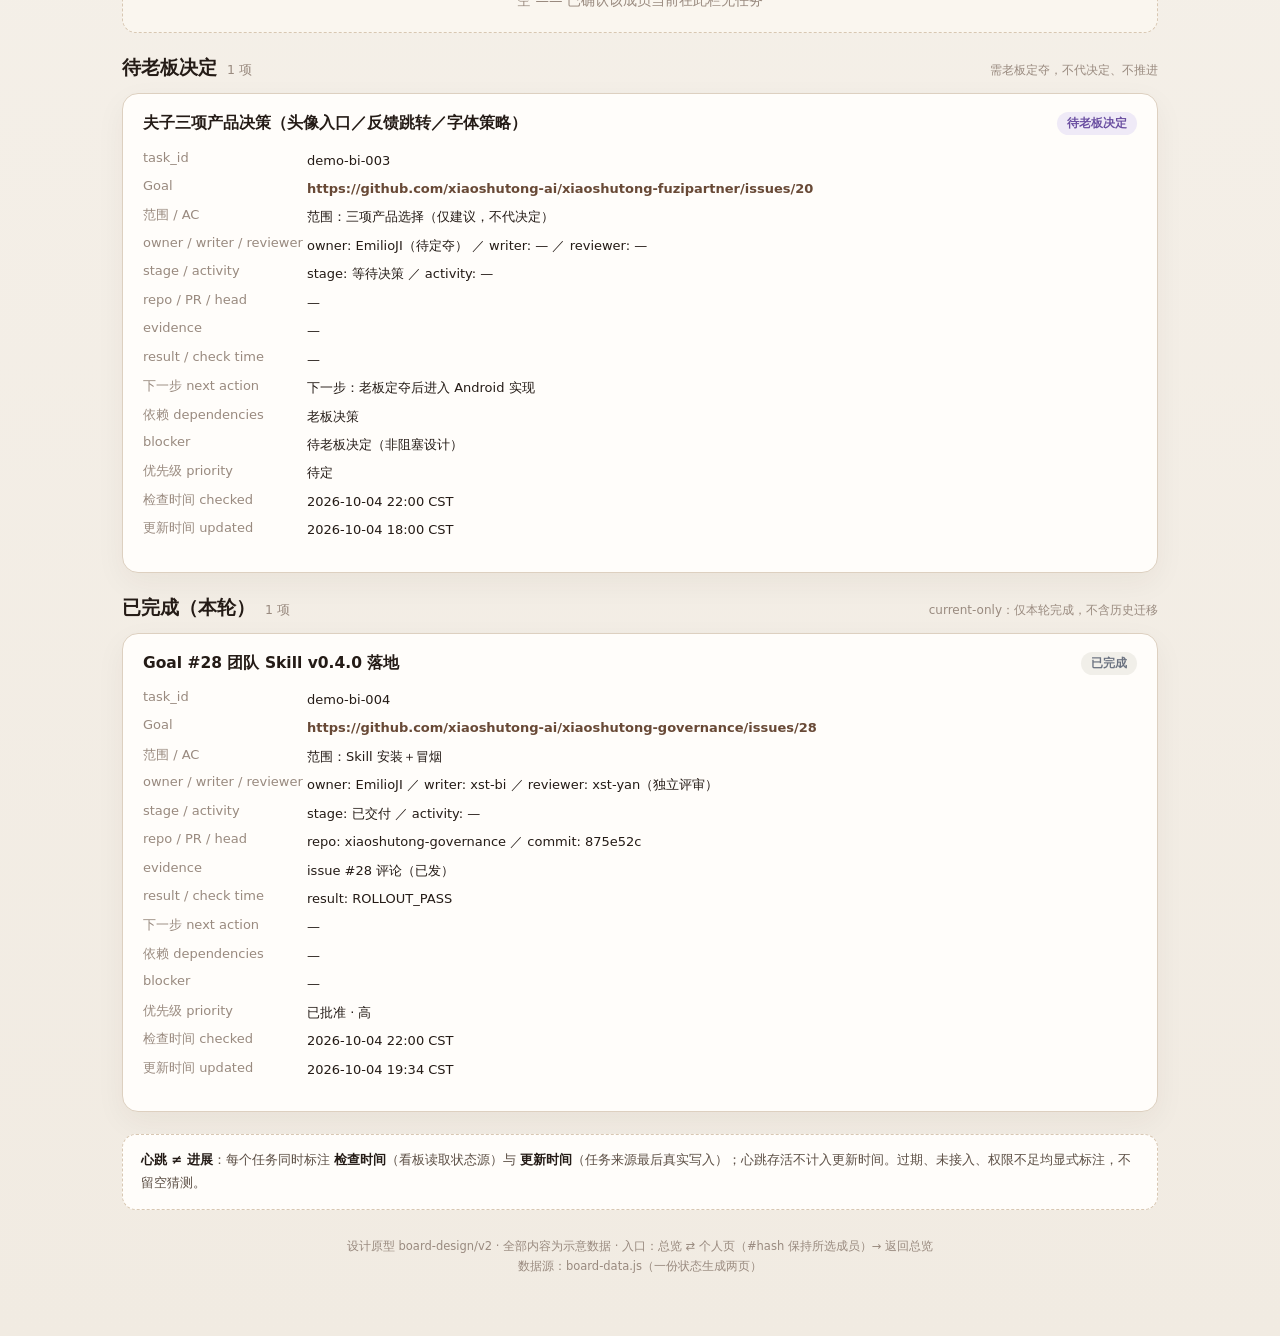
<file: design/team-board/v2/board-personal.html>
<!DOCTYPE html>
<html lang="zh-CN">
<head>
<meta charset="UTF-8">
<meta name="viewport" content="width=device-width, initial-scale=1.0">
<title>个人页模板 · 小书童团队看板（设计原型 v2）</title>
<style>
:root{
  font-family:Inter,ui-sans-serif,system-ui,-apple-system,"Segoe UI","Microsoft YaHei",sans-serif;
  color:#241b16; background:#f3eee6; color-scheme:light;
  --paper:#fffdfa; --line:#ddd0c0; --ink:#241b16; --body:#5c4f45; --muted:#998a7f;
  --accent:#684936;
  --green:#2e7d4f; --green-bg:#e9f3ec; --amber:#9a6b1e; --amber-bg:#faf3e2;
  --red:#b03a2e; --red-bg:#faece8; --violet:#6b4fa1; --violet-bg:#efeaf7;
  --gray:#6b7280; --gray-bg:#f1efe9;
}
*{box-sizing:border-box}
body{margin:0;min-height:100vh;background:radial-gradient(circle at top right,#e9ddcb 0,transparent 32rem),linear-gradient(180deg,#f8f4ee 0,#f1ebe2 100%)}
.wrap{max-width:1080px;margin:0 auto;padding:32px 22px 60px}
.demo-banner{background:#3a2c22;color:#f5eedd;border-radius:14px;padding:12px 18px;font-size:13px;line-height:1.7;margin-bottom:18px}
.demo-banner strong{color:#ffd98a}
.demo-banner code{background:#55432f;padding:1px 6px;border-radius:6px;font-size:12px}
.crumbs{font-size:13px;color:var(--muted);margin-bottom:6px}
.crumbs a{color:var(--accent);text-decoration:none;font-weight:700}
.crumbs .here{color:var(--ink);font-weight:700}
.eyebrow{text-transform:uppercase;letter-spacing:.18em;font-size:12px;font-weight:800;color:#8a674d}
h1{font-family:"Noto Serif SC","Songti SC",serif;font-size:30px;margin:6px 0 4px}
.sub{color:var(--body);font-size:14px;line-height:1.7;margin:0 0 16px;max-width:860px}
.switcher{display:flex;flex-wrap:wrap;gap:8px;margin:0 0 20px}
.sw{border:1px solid var(--line);background:var(--paper);border-radius:999px;padding:8px 16px;font-size:13.5px;font-weight:700;color:var(--body);cursor:pointer}
.sw.on{background:var(--accent);border-color:var(--accent);color:#fff}
.sw .cnt{font-weight:500;opacity:.75;font-size:12px;margin-left:4px}
.section{margin:22px 0}
.section-head{display:flex;align-items:baseline;gap:10px;margin-bottom:12px;flex-wrap:wrap}
.section-head h2{font-family:"Noto Serif SC","Songti SC",serif;font-size:19px;margin:0}
.section-head .n{font-size:12.5px;color:var(--muted)}
.section-head .hint{font-size:12px;color:var(--muted);margin-left:auto}
.task{background:var(--paper);border:1px solid var(--line);border-radius:16px;padding:18px 20px;margin:12px 0;box-shadow:0 10px 30px rgba(64,43,27,.05)}
.task-top{display:flex;align-items:flex-start;gap:12px;flex-wrap:wrap}
.task-title{font-size:15.5px;font-weight:800;line-height:1.5;flex:1;min-width:220px}
.pill{font-size:11.5px;border-radius:999px;padding:4px 10px;font-weight:700;white-space:nowrap}
.p-impl{background:var(--green-bg);color:var(--green)} .p-wait{background:var(--amber-bg);color:var(--amber)}
.p-blocked{background:var(--red-bg);color:var(--red)} .p-decide{background:var(--violet-bg);color:var(--violet)}
.p-done{background:var(--gray-bg);color:var(--gray)}
.p-id{background:#f4efe8;color:#8a7b70;font-family:ui-monospace,Menlo,Consolas,monospace;font-weight:500;font-size:11px}
.fields{display:grid;grid-template-columns:150px 1fr;gap:7px 14px;margin-top:14px;font-size:13px}
.fields dt{color:var(--muted);white-space:nowrap}
.fields dd{margin:0;color:var(--ink);line-height:1.65;overflow-wrap:anywhere}
.fields dd a{color:var(--accent);font-weight:700;text-decoration:none}
.fields dd a:hover{text-decoration:underline}
.fields dd .fnote{display:block;font-size:12px;color:var(--muted);margin-top:2px}
.fields dd .na{color:var(--muted);font-style:italic}
.state-tag{display:inline-block;font-size:11.5px;font-weight:800;border-radius:6px;padding:2px 8px;margin-left:8px}
.st-blocked{background:var(--red-bg);color:var(--red)} .st-noperm{background:#f4efe8;color:#8a674d;border:1px dashed #c9bda9}
.st-stale{background:var(--amber-bg);color:var(--amber)} .st-unconn{background:#f4efe8;color:var(--muted);border:1px dashed #d8c7b2}
.next{margin-top:12px;background:#faf6ef;border:1px solid #e7dccb;border-radius:10px;padding:10px 14px;font-size:13px;line-height:1.7}
.next b{color:var(--ink)}
.empty-box{border:1.5px dashed #d8c7b2;border-radius:14px;padding:22px;text-align:center;color:var(--muted);font-size:13.5px;background:#faf6ef}
.times{font-size:11.5px;color:var(--muted);margin-top:10px}
.heartbeat-note{margin-top:20px;background:var(--paper);border:1px dashed #d8c7b2;border-radius:14px;padding:14px 18px;font-size:13px;color:var(--body);line-height:1.75}
.heartbeat-note b{color:var(--ink)}
footer{margin-top:26px;text-align:center;color:var(--muted);font-size:11.5px;line-height:1.8}
@media(max-width:640px){.fields{grid-template-columns:1fr}.fields dt{margin-top:6px}}
</style>
</head>
<body>
<div class="wrap">

  <div class="demo-banner">
    <strong>设计原型 · 示意数据</strong> —— 本页全部任务内容为<strong>设计示意数据，非真实当前任务</strong>，仅用于评审信息层级、字段完整性与状态呈现。本页与总览页由<strong>同一数据源</strong>（<code>board-data.js</code>）生成，task_id 与数量天然一致。<br>
    原型版本 <code>board-design/v2</code> · 模板一套，六成员复用（切换器演示；从总览页进入时自动选中对应成员）
  </div>

  <div class="crumbs">小书童水墨书院 / <a href="board-overview.html">团队看板 · 总览</a> / <span class="here">个人页</span></div>
  <div class="eyebrow">小书童 · 六人团队看板</div>
  <h1 id="mName"></h1>
  <p class="sub">接续当前所有有效任务。<strong>已批准下一步</strong>与<strong>待老板决定</strong>分栏呈现，不混放；<strong>阻塞</strong>独立分栏，不并入"进行中"。本轮 current-only：不含历史迁移。</p>

  <div class="switcher" id="switcher"></div>
  <div id="sections"></div>

  <div class="heartbeat-note">
    <b>心跳 ≠ 进展</b>：每个任务同时标注 <b>检查时间</b>（看板读取状态源）与 <b>更新时间</b>（任务来源最后真实写入）；心跳存活不计入更新时间。过期、未接入、权限不足均显式标注，不留空猜测。
  </div>

  <footer>设计原型 board-design/v2 · 全部内容为示意数据 · 入口：总览 ⇄ 个人页（#hash 保持所选成员）→ 返回总览<br>数据源：board-data.js（一份状态生成两页）</footer>
</div>

<script src="board-data.js"></script>
<script>
const SECTIONS = [
  ["doing","进行中","已批准且正在推进的任务"],
  ["blocked","阻塞","需外部介入才能继续；不计入进行中"],
  ["wait","等待中","被依赖/资源阻塞，等待外部条件"],
  ["decide","待老板决定","需老板定夺，不代决定、不推进"],
  ["done","已完成（本轮）","current-only：仅本轮完成，不含历史迁移"]
];
const FLABELS = {id:"task_id", goal:"Goal", scope:"范围 / AC", owr:"owner / writer / reviewer",
  stage:"stage / activity", repo:"repo / PR / head", evidence:"evidence", result:"result / check time",
  next:"下一步 next action", deps:"依赖 dependencies", blocker:"blocker", priority:"优先级 priority",
  checked:"检查时间 checked", updated:"更新时间 updated"};

function esc(s){
  return String(s ?? '').replace(/[&<>"']/g, c => ({'&':'&amp;','<':'&lt;','>':'&gt;','"':'&quot;',"'":'&#39;'}[c]));
}
function safeUrl(u){
  if(typeof u !== 'string') return null;
  const t = u.trim();
  return /^https?:\/\//i.test(t) ? t : null;
}
function goalHtml(g){
  if(!g || !g.url) return '<span class="na">未接入</span>';
  const u = safeUrl(g.url);
  if(!u) return '<span class="na">链接不可用（已拦截非 http(s) 协议）</span>';
  const note = g.note ? `<span class="fnote">${esc(g.note)}</span>` : '';
  return `<a href="${esc(u)}" rel="noopener">${esc(u)}</a>${note}`;
}
function renderMember(key){
  const m = BOARD.members.find(x=>x.key===key) || BOARD.members[0];
  const known = m.tasks != null;
  const tasks = known ? m.tasks : [];
  document.getElementById('mName').innerHTML = `${esc(m.name)} <span style="font-size:14px;color:var(--muted);font-family:inherit">${esc(m.login)} · ${esc(m.role)}</span>`;
  document.querySelectorAll('.sw').forEach(b=>b.classList.toggle('on', b.dataset.k===m.key));
  if(location.hash !== '#'+m.key) history.replaceState(null,'','#'+m.key);
  let html = '';
  for(const [sec, title, hint] of SECTIONS){
    const ts = tasks.filter(t=>t.sec===sec);
    const nlabel = known ? `${ts.length} 项` : '未知';
    html += `<div class="section"><div class="section-head"><h2>${esc(title)}</h2><span class="n">${nlabel}</span><span class="hint">${esc(hint)}</span></div>`;
    if(!ts.length) html += known
      ? `<div class="empty-box">空 —— 已确认该成员当前在此栏无任务</div>`
      : `<div class="empty-box">未接入 —— 该成员任务数据未接入（数量未知）</div>`;
    for(const t of ts){
      const tags = (t.tag && t.tag.length===2) ? `<span class="state-tag ${esc(t.tag[1])}">${esc(t.tag[0])}</span>` : '';
      html += `<div class="task"><div class="task-top"><div class="task-title">${esc(t.title)}${tags}</div><span class="pill ${esc(t.scls)}">${esc(t.status)}</span></div><dl class="fields">`;
      for(const [fk, fl] of Object.entries(FLABELS)){
        let v;
        if(fk==='goal') v = goalHtml(t.goal);
        else if(t[fk] == null || t[fk] === '') v = '<span class="na">未接入</span>';
        else v = esc(t[fk]);
        html += `<dt>${esc(fl)}</dt><dd>${v}</dd>`;
      }
      html += `</dl></div>`;
    }
    html += `</div>`;
  }
  document.getElementById('sections').innerHTML = html;
}
const sw = document.getElementById('switcher');
for(const m of BOARD.members){
  const b = document.createElement('button');
  b.className = 'sw'; b.dataset.k = m.key;
  b.innerHTML = `${esc(m.name)}<span class="cnt">${m.tasks != null ? m.tasks.length + ' 项' : '未知'}</span>`;
  b.onclick = ()=>renderMember(m.key);
  sw.appendChild(b);
}
function fromHash(){
  const k = (location.hash||'').replace('#','');
  renderMember(BOARD.members.some(m=>m.key===k) ? k : 'bi');
}
window.addEventListener('hashchange', fromHash);
fromHash();
</script>
</body>
</html>
</file>
<file: style.css>
:root{
  font-family:Inter,ui-sans-serif,system-ui,-apple-system,BlinkMacSystemFont,"Segoe UI","Microsoft YaHei",sans-serif;
  color:#241b16;
  background:#f3eee6;
  color-scheme:light;
}
*{box-sizing:border-box}
body{margin:0;min-height:100vh;background:
  radial-gradient(circle at top right,#e9ddcb 0,transparent 32rem),
  linear-gradient(180deg,#f8f4ee 0,#f1ebe2 100%)}
.wrap{max-width:1080px;margin:0 auto;padding:38px 20px 64px}
.public-body{min-height:100vh}
.public-wrap{max-width:920px;min-height:100vh;display:flex;flex-direction:column;justify-content:center;padding-top:56px;padding-bottom:38px}
.public-hero,.hero,.console-heading{display:flex;align-items:flex-end;justify-content:space-between;gap:24px;margin-bottom:22px}
.brand-lockup{display:flex;align-items:center;gap:14px}
.brand-mark{width:52px;height:52px;border-radius:16px;display:grid;place-items:center;background:#684936;color:#fff;font-family:"Noto Serif SC","Songti SC",serif;font-size:24px;box-shadow:0 12px 30px rgba(65,42,26,.16)}
.eyebrow{text-transform:uppercase;letter-spacing:.18em;font-size:12px;font-weight:800;color:#8a674d}
h1{font-family:"Noto Serif SC","Songti SC",serif;font-size:34px;line-height:1.2;margin:5px 0 8px}
.public-hero h1{margin-bottom:0}
.hero p,.console-heading p{margin:0;color:#75675c;max-width:720px;line-height:1.7}
.hero-badge,.badge{background:#efe5d8;border:1px solid #d8c7b2;border-radius:999px;padding:7px 11px;font-size:12px;color:#5c4637;white-space:nowrap}
.card{background:#fffdfa;border:1px solid #ddd0c0;border-radius:20px;padding:24px;margin:16px 0;box-shadow:0 16px 45px rgba(64,43,27,.07)}
.public-card{padding:30px}
.public-copy{max-width:650px}
.public-copy h2{font-family:"Noto Serif SC","Songti SC",serif;font-size:24px;margin-bottom:10px}
.public-copy p{margin:0;color:#75675c;line-height:1.8}
.public-grid{display:grid;grid-template-columns:repeat(3,minmax(0,1fr));gap:12px;margin-top:26px}
.public-item{min-height:150px;padding:18px;border:1px solid #e2d5c6;border-radius:16px;background:#faf6f0}
.public-index{display:block;font-size:11px;letter-spacing:.12em;color:#a28b77;margin-bottom:28px}
.public-item strong{display:block;font-family:"Noto Serif SC","Songti SC",serif;font-size:16px;margin-bottom:8px}
.public-item p{margin:0;color:#7a6b60;font-size:13px;line-height:1.65}
.public-note{margin-top:18px;padding-top:18px;border-top:1px solid #e5d8ca;color:#85766b;font-size:13px}
.public-footer{display:flex;align-items:center;justify-content:space-between;margin-top:22px;color:#9a8b80;font-size:11px;letter-spacing:.04em}
.auth-card{max-width:760px;margin-left:auto;margin-right:auto}
.console-heading{padding:4px 2px 2px}
h2{font-size:18px;margin:0 0 8px}
.muted{color:#7a6b60;font-size:13px;line-height:1.6;margin:0}
.field-note{margin:7px 0 0;color:#8a7b70;font-size:11px;line-height:1.55}
.model-custom{margin-top:8px}
.section-title{display:flex;align-items:flex-start;justify-content:space-between;gap:20px;margin-bottom:18px}
.grid{display:grid;grid-template-columns:1fr 1fr;gap:16px}
.full{grid-column:1/-1}
label{display:block;font-size:13px;font-weight:750;margin:0 0 7px}
input,select,textarea{width:100%;min-height:43px;padding:10px 12px;border:1px solid #cdbda9;border-radius:11px;background:#fff;color:#241b16;font-size:14px;outline:none}
input:focus,select:focus,textarea:focus{border-color:#8f6a4c;box-shadow:0 0 0 3px rgba(143,106,76,.12)}
input[readonly],input[disabled]{background:#f4efe8;color:#67594e}
button{border:0;border-radius:11px;padding:11px 15px;font-weight:750;cursor:pointer;background:#654733;color:#fff;transition:transform .12s ease,opacity .12s ease}
button:hover{transform:translateY(-1px)}
button:disabled{opacity:.5;cursor:not-allowed;transform:none}
button.secondary{background:#e9ddcf;color:#483428}
button.ghost{background:#f7f2ec;color:#6d5a4b;border:1px solid #d9cabb}
.ghost-link{display:inline-flex;align-items:center;justify-content:center;min-height:40px;padding:10px 14px;border-radius:11px;background:#f7f2ec;color:#6d5a4b;border:1px solid #d9cabb;text-decoration:none;font-size:13px;font-weight:750}
.row{display:flex;gap:10px;flex-wrap:wrap}
.top-gap{margin-top:18px}
.preset-grid{display:grid;grid-template-columns:repeat(4,minmax(0,1fr));gap:10px}
.preset{display:flex;flex-direction:column;align-items:flex-start;gap:5px;text-align:left;background:#f3ebe1;color:#37271d;border:1px solid #dfd0bf}
.preset strong{font-size:14px}.preset span{font-size:12px;color:#806d60;font-weight:550}
.policy-note{margin-top:14px;padding:11px 13px;border-radius:11px;background:#f7f2ec;color:#6c5b4f;font-size:13px;line-height:1.6}
.result-block{border-top:1px solid #eadfd2;padding-top:16px}
.result-title{font-size:12px;font-weight:800;color:#7b6657;margin-bottom:8px;letter-spacing:.02em}
.status{padding:14px;border-radius:12px;background:#f4efe9;font-family:ui-monospace,SFMono-Regular,Menlo,Consolas,monospace;font-size:12px;white-space:pre-wrap;line-height:1.6}
.status.ok{background:#edf6ee;border:1px solid #cce1ce}
.status.bad{background:#faece8;border:1px solid #e6c8c0}
#mathPromptStudio textarea{min-height:270px;line-height:1.68;resize:vertical;font-family:ui-monospace,SFMono-Regular,Menlo,Consolas,"Microsoft YaHei",monospace;}
#mathPromptStudio textarea:disabled{background:#f4efe8;color:#67594e;}
#mathPromptStudio .policy-note strong{font-weight:750;}
.hidden{display:none!important}
footer{margin-top:24px;text-align:center;color:#998a7f;font-size:11px}
.public-footer{margin-top:22px;text-align:initial}
@media(max-width:780px){
  .public-hero,.hero,.console-heading{align-items:flex-start;flex-direction:column}
  .grid,.preset-grid,.public-grid{grid-template-columns:1fr}
  .full{grid-column:auto}
  .wrap{padding:24px 14px 46px}
  .public-wrap{padding-top:32px;padding-bottom:24px}
  .public-card{padding:22px}
  .public-item{min-height:auto}
  .public-index{margin-bottom:18px}
}


.mfa-enroll-grid{display:grid;grid-template-columns:minmax(220px,300px) 1fr;gap:20px;align-items:center}
.qr-shell{display:flex;align-items:center;justify-content:center;min-height:240px;padding:18px;border:1px solid #e1d6ca;border-radius:14px;background:#fff}
.qr-shell img{display:block;width:min(100%,260px);height:auto}
.secret-row{display:grid;grid-template-columns:1fr auto;gap:10px;align-items:center}
.ops-context{border-style:dashed}
.audit-list{display:grid;gap:10px}
.audit-item{border:1px solid #e5dacd;border-radius:12px;padding:12px 14px;background:#fbf8f4}
.audit-item-head{display:flex;justify-content:space-between;gap:12px;align-items:center;font-size:12px}
.audit-item strong{font-size:13px}
.audit-item-meta{margin-top:6px;color:#7a6a5e;font-family:ui-monospace,SFMono-Regular,Menlo,Consolas,monospace;font-size:11px;line-height:1.5;overflow-wrap:anywhere}
.mfa-code-good{letter-spacing:.18em;font-variant-numeric:tabular-nums}
@media(max-width:700px){
  .mfa-enroll-grid{grid-template-columns:1fr}
  .secret-row{grid-template-columns:1fr}
}


.runtime-config-groups{display:grid;gap:16px}
.runtime-config-group{padding:18px;border:1px solid #e2d5c6;border-radius:16px;background:#fbf8f4}
.runtime-group-heading{margin-bottom:14px;padding-bottom:12px;border-bottom:1px solid #eadfd2}
.runtime-group-heading h3{margin:0 0 5px;font-family:"Noto Serif SC","Songti SC",serif;font-size:16px}
.runtime-presets{grid-template-columns:repeat(2,minmax(0,1fr));max-width:620px}
.runtime-presets .preset{min-height:68px}
.runtime-config-group [data-secret-slot]{border-style:dashed;background:#fffdf9}
@media(max-width:780px){
  .runtime-presets{grid-template-columns:1fr}
}


/* Public account center */
.account-wrap{max-width:860px}
.account-hero{align-items:center}
.account-shell{max-width:760px;margin:0 auto}
.account-nav{display:flex;gap:10px;max-width:760px;margin:0 auto 6px}
.account-nav-btn{background:#efe5d8;color:#5d4939;border:1px solid #d9c9b7}
.account-nav-btn.active{background:#654733;color:#fff;border-color:#654733}
.account-shell .auth-card{max-width:none}
.account-shell .status{overflow-wrap:anywhere}


/* Dev Steward engineering BI */
.steward-dashboard{overflow:visible}
.steward-dashboard-title{align-items:flex-start;gap:18px}
.steward-title-lockup{display:flex;align-items:flex-start;gap:14px;min-width:0}
.steward-title-lockup h2{margin-bottom:5px}
.steward-seal{
  width:44px;height:44px;flex:0 0 44px;display:grid;place-items:center;
  border:1px solid #a84b3e;border-radius:9px;color:#9a4036;background:#fffaf4;
  font-family:"Noto Serif SC","Songti SC",serif;font-size:21px;font-weight:800;
  box-shadow:inset 0 0 0 3px #fffaf4,inset 0 0 0 4px rgba(168,75,62,.22);
  transform:rotate(-2deg)
}
.steward-heading-badges{display:flex;align-items:center;justify-content:flex-end;gap:8px;flex-wrap:wrap}
.steward-toolbar{align-items:center;justify-content:space-between}
.steward-range{display:flex;gap:7px;flex-wrap:wrap}
.steward-range-btn{min-width:56px;padding:8px 11px}
.steward-range-btn.active{background:#654733;color:#fff;border-color:#654733}

.steward-subnav{
  position:sticky;top:8px;z-index:5;
  display:flex;gap:4px;align-items:center;width:max-content;max-width:100%;
  padding:5px;border:1px solid rgba(211,195,176,.92);border-radius:999px;
  background:rgba(255,253,250,.94);box-shadow:0 8px 22px rgba(65,42,26,.08);
  backdrop-filter:blur(8px);overflow-x:auto
}
.steward-nav-btn{
  flex:0 0 auto;border-radius:999px;padding:7px 12px;background:transparent;color:#765f4d;
  font-size:11px;font-weight:800;box-shadow:none
}
.steward-nav-btn:hover{transform:none;background:#f3ebe1}
.steward-nav-btn.active{background:#6a4a36;color:#fff}

.steward-overview{
  scroll-margin-top:72px;
  display:grid;grid-template-columns:minmax(0,1.35fr) minmax(260px,.85fr);gap:16px;
  padding:20px;border:1px solid #ddcfbf;border-radius:18px;
  background:
    linear-gradient(90deg,rgba(154,64,54,.035),transparent 25%),
    linear-gradient(135deg,#fffdf9 0%,#f7f0e7 100%)
}
.steward-overview-primary h3{
  margin:5px 0 7px;font-family:"Noto Serif SC","Songti SC",serif;
  font-size:23px;line-height:1.3;color:#2f221a
}
.steward-overall-bad{color:#8c4138!important}
.steward-overall-warn{color:#7e5a2e!important}
.steward-overall-good{color:#3e6546!important}
.steward-run-time{font-size:13px;font-weight:750;color:#5e4a3c}
.steward-run-meta{display:flex;gap:7px 13px;flex-wrap:wrap;margin-top:9px;font-size:11px;color:#887567}
.steward-run-meta a{color:#6f4f3a;text-decoration:none;border-bottom:1px dotted #9e8774}
.steward-overview-summary{
  display:flex;align-items:center;padding:15px 16px;border-radius:13px;
  background:rgba(255,255,255,.68);border:1px solid #e8dbcc;
  color:#4f4036;font-size:13px;line-height:1.72
}
.steward-freshness.fresh{background:#edf6ee;border-color:#c8dfcb;color:#456a4b}
.steward-freshness.watch{background:#fbf3e8;border-color:#e5d2b4;color:#8a6537}
.steward-freshness.stale{background:#faece8;border-color:#e6c8c0;color:#8d4e45}
.steward-freshness.unknown{background:#f0ece7;color:#766a61}

.steward-delta-strip{display:flex;gap:7px;flex-wrap:wrap}
.steward-delta-chip{
  padding:5px 9px;border:1px solid #e1d5c8;border-radius:999px;
  background:#faf7f3;color:#76665a;font-size:10px;font-weight:750
}
.steward-delta-chip.improve{background:#edf6ee;border-color:#c8dfcb;color:#46694b}
.steward-delta-chip.worsen{background:#faece8;border-color:#e4c3bc;color:#8a463e}

.steward-kpi-grid{display:grid;grid-template-columns:repeat(4,minmax(0,1fr));gap:10px}
.steward-kpi{
  min-height:96px;padding:13px 14px;border:1px solid #e2d5c6;border-radius:14px;
  background:#faf6f0;display:flex;flex-direction:column;justify-content:space-between
}
.steward-kpi span{font-size:10px;font-weight:850;letter-spacing:.035em;color:#7f6b5b}
.steward-kpi strong{font-family:"Noto Serif SC","Songti SC",serif;font-size:28px;line-height:1;color:#2f221a}
.steward-kpi small{font-size:10px;color:#958579;line-height:1.4}
.steward-kpi.risk-p0{background:#f9eeeb}
.steward-kpi.risk-p1{background:#fbf3e8}
.steward-kpi.risk-p2{background:#f5f2ec}
.steward-coverage.complete{background:#edf6ee;border-color:#cce1ce}
.steward-coverage.partial{background:#fbf3e8;border-color:#e5d2b4}
.steward-coverage.blocked_auth{background:#faece8;border-color:#e6c8c0}

.steward-inline-status{
  padding:9px 11px;border-left:3px solid #b89d7f;background:#f8f3ed;
  color:#7a695c;font-size:11px;line-height:1.55;border-radius:6px
}
.steward-inline-status.bad{border-left-color:#9a4d42;background:#faece8;color:#7c433c}

/* Steward visual analytics */
.steward-visual-grid{
  scroll-margin-top:72px;
  display:grid;grid-template-columns:minmax(0,1fr) minmax(0,1fr);gap:12px
}
.steward-viz-card{
  min-width:0;padding:16px;border:1px solid #e2d5c6;border-radius:16px;
  background:linear-gradient(180deg,#fffdfa 0%,#faf6f0 100%);
  overflow:hidden
}
.steward-viz-meta{
  flex:0 0 auto;padding:5px 8px;border-radius:999px;background:#f2ebe2;
  color:#806c5c;font-size:10px;font-weight:800;white-space:nowrap
}
.steward-radar-chart,.steward-leaf-chart{
  min-height:310px;display:flex;align-items:center;justify-content:center
}
.steward-radar-chart svg,.steward-leaf-chart svg{display:block;width:100%;height:auto;max-height:320px}
.steward-radar-grid{
  fill:rgba(255,255,255,.28);stroke:#ddd0c0;stroke-width:1
}
.steward-radar-grid.level-100{stroke:#c9b7a2;stroke-width:1.2}
.steward-radar-axis{stroke:#dfd4c8;stroke-width:1}
.steward-radar-shape{
  fill:rgba(43,111,91,.18);stroke:#2f7561;stroke-width:2.4;
  vector-effect:non-scaling-stroke
}
.steward-radar-dot{fill:#2f7561;stroke:#fffdfa;stroke-width:2;cursor:help}
.steward-radar-label{
  fill:#5d4b3e;font-size:10px;font-weight:760;font-family:Inter,"Microsoft YaHei",sans-serif
}
.steward-radar-value{fill:#2f7561;font-size:10px;font-weight:900}
.steward-radar-legend{
  display:grid;grid-template-columns:repeat(3,minmax(0,1fr));gap:7px;margin-top:4px
}
.steward-radar-metric{
  padding:8px 9px;border:1px solid #eadfd2;border-radius:10px;background:rgba(255,255,255,.7)
}
.steward-radar-metric>div{display:flex;justify-content:space-between;gap:8px;align-items:center}
.steward-radar-metric span{font-size:10px;font-weight:800;color:#6e5a4b}
.steward-radar-metric strong{font-size:12px;color:#2f7561}
.steward-radar-metric small{display:block;margin-top:3px;color:#978679;font-size:9px;line-height:1.4}

.steward-leaf-chart{position:relative}
.steward-leaf-stem,.steward-leaf-branch{
  fill:none;stroke:#89765b;stroke-linecap:round;vector-effect:non-scaling-stroke
}
.steward-leaf-stem{stroke-width:3}
.steward-leaf-branch{stroke-width:1.5;opacity:.72}
.steward-maple-leaf{cursor:pointer;outline:none;transition:filter .12s ease}
.steward-maple-leaf:hover,.steward-maple-leaf:focus{filter:brightness(1.05) drop-shadow(0 4px 5px rgba(72,49,31,.18))}
.steward-maple-shape{stroke:#fffdfa;stroke-width:2;vector-effect:non-scaling-stroke}
.steward-maple-vein{stroke:rgba(255,255,255,.55);stroke-width:1.4;vector-effect:non-scaling-stroke}
.steward-maple-leaf.severity-p0 .steward-maple-shape{fill:#a94a3f}
.steward-maple-leaf.severity-p1 .steward-maple-shape{fill:#c8863d}
.steward-maple-leaf.severity-p2 .steward-maple-shape{fill:#5f8c6b}
.steward-maple-count{
  pointer-events:none;fill:#fff;font-size:11px;font-weight:900;
  font-family:Inter,"Microsoft YaHei",sans-serif;text-shadow:0 1px 2px rgba(0,0,0,.2)
}
.steward-leaf-root-label{fill:#8d7a69;font-size:9px;font-weight:700}
.steward-leaf-detail{
  min-height:76px;padding:10px 11px;border:1px solid #e7dacb;border-radius:11px;
  background:rgba(255,255,255,.72);color:#79685a;font-size:11px;line-height:1.5
}
.steward-leaf-detail-head{display:flex;align-items:center;gap:7px;color:#3f3026}
.steward-leaf-detail p{margin:5px 0 0}
.steward-leaf-detail a{
  display:inline-block;margin-top:5px;color:#73523d;text-decoration:none;
  font-size:10px;font-weight:800;border-bottom:1px dotted #a38b78
}
.steward-leaf-more{margin-top:4px;color:#99887b;font-size:9px;text-align:center}
.steward-severity.leaf-p0{background:#f7dfda;color:#8c4138}
.steward-severity.leaf-p1{background:#f7ead7;color:#8b612d}
.steward-severity.leaf-p2{background:#e5efe7;color:#4f7758}

.steward-panel{
  scroll-margin-top:72px;
  padding:17px;border:1px solid #e2d5c6;border-radius:16px;background:#fbf8f4;min-width:0
}
.steward-actions-panel{background:#fffaf4}
.section-title.compact{margin-bottom:11px}
.section-title.compact h3{margin:0;font-family:"Noto Serif SC","Songti SC",serif;font-size:16px}

.steward-recommendations{display:grid;gap:8px}
.steward-recommendation{
  display:grid;grid-template-columns:auto 1fr;gap:10px;align-items:flex-start;
  padding:12px 13px;border:1px solid #e5dacd;border-radius:12px;background:#fff
}
.steward-recommendation.tone-p0{border-left:4px solid #9a4d42}
.steward-recommendation.tone-p1{border-left:4px solid #b98745}
.steward-recommendation.tone-coverage{border-left:4px solid #8f7a61}
.steward-recommendation.tone-p2{border-left:4px solid #a99b87}
.steward-action-priority{
  min-width:46px;padding:4px 7px;border-radius:999px;background:#eee5da;
  text-align:center;font-size:10px;font-weight:850;color:#6f5a49
}
.steward-recommendation strong{display:block;color:#3f3026;font-size:13px;line-height:1.45}
.steward-recommendation p{margin:4px 0 0;color:#67564a;font-size:12px;line-height:1.55}
.steward-recommendation a{
  display:inline-block;margin-top:5px;color:#73523d;font-size:11px;font-weight:750;
  text-decoration:none;border-bottom:1px dotted #a38b78
}

.steward-findings-title{margin-bottom:7px!important}
.steward-finding-filters{display:flex;gap:6px;flex-wrap:wrap;margin-bottom:10px}
.steward-filter-btn{min-width:52px;padding:7px 10px;font-size:11px}
.steward-filter-btn.active{background:#6c4e39;color:#fff;border-color:#6c4e39}
.steward-findings{display:grid;gap:8px}
.steward-finding{
  border:1px solid #e5dacd;border-radius:12px;background:#fff;overflow:hidden
}
.steward-finding.severity-p0{border-left:4px solid #9a4d42}
.steward-finding.severity-p1{border-left:4px solid #b98745}
.steward-finding.severity-p2{border-left:4px solid #a99b87}
.steward-finding>summary{
  list-style:none;cursor:pointer;padding:11px 12px;transition:background .12s ease
}
.steward-finding>summary::-webkit-details-marker{display:none}
.steward-finding>summary:hover{background:#fcf8f3}
.steward-finding[open]>summary{background:#faf6f1;border-bottom:1px solid #eee3d7}
.steward-finding-head{display:flex;align-items:center;gap:8px}
.steward-finding-head strong{font-size:13px;color:#3f3026}
.steward-severity{
  min-width:31px;text-align:center;padding:3px 6px;border-radius:999px;
  background:#eee5da;font-size:10px;font-weight:850
}
.steward-finding-count{
  margin-left:auto;padding:2px 7px;border-radius:999px;background:#f2ece5;
  color:#7c6b5e;font-size:10px;font-weight:800
}
.steward-finding-summary-meta{
  margin:5px 0 0 39px;color:#7e6c5e;font-size:11px;line-height:1.5
}
.steward-finding-body{padding:0 12px 12px}
.steward-finding-meta{margin-top:10px;color:#9a897c;font-size:10px;overflow-wrap:anywhere}
.steward-finding .steward-finding-action{
  margin:8px 0 0;color:#6b5849;background:#faf6f1;border-radius:8px;
  padding:7px 8px;font-size:12px;line-height:1.55
}
.steward-evidence-links{display:flex;align-items:center;gap:10px;flex-wrap:wrap;margin-top:8px}
.steward-evidence-links a{color:#73523d;font-size:11px;font-weight:750;text-decoration:none;border-bottom:1px dotted #a38b78}
.steward-evidence-more{font-size:10px;color:#99887b}
.steward-empty-state{
  padding:13px;border:1px dashed #dccfbe;border-radius:11px;background:#fff;
  color:#807064;font-size:12px;line-height:1.6
}

.steward-fold{
  scroll-margin-top:72px;border:1px solid #e2d5c6;border-radius:15px;background:#fbf8f4;overflow:hidden
}
.steward-fold>summary{
  display:flex;justify-content:space-between;align-items:center;gap:16px;
  padding:14px 16px;cursor:pointer;list-style:none;color:#4c3a2e;font-weight:800;font-size:13px
}
.steward-fold>summary::-webkit-details-marker{display:none}
.steward-fold>summary::after{
  content:"展开";margin-left:auto;color:#9a8573;font-size:10px;font-weight:700
}
.steward-fold[open]>summary{border-bottom:1px solid #e8dccf;background:#f8f3ed}
.steward-fold[open]>summary::after{content:"收起"}
.steward-fold-meta{margin-left:auto;color:#8d7b6d;font-size:10px;font-weight:650}
.steward-fold-body{padding:16px}
.steward-limitations .steward-fold-body{padding-top:12px}

.steward-trend-chart{
  height:235px;display:flex;align-items:center;justify-content:center;padding:4px 0;
  border-radius:11px;background:linear-gradient(180deg,#fff 0,#f8f4ef 100%);
  border:1px solid #eadfd2;overflow:hidden
}
.steward-trend-chart svg{display:block;width:100%;height:100%}
.steward-line-grid{stroke:#e8dfd5;stroke-width:1;vector-effect:non-scaling-stroke}
.steward-line-axis-label{fill:#9a897c;font-size:8px;font-family:Inter,"Microsoft YaHei",sans-serif}
.steward-line-area{fill:rgba(44,109,89,.08)}
.steward-line-series{
  fill:none;stroke-linecap:round;stroke-linejoin:round;
  vector-effect:non-scaling-stroke
}
.steward-line-series.total{stroke:#2e715d;stroke-width:2.6}
.steward-line-series.high{stroke:#a94a3f;stroke-width:1.9}
.steward-line-series.p2{stroke:#b58a43;stroke-width:1.7}
.steward-line-dot{stroke:#fff;stroke-width:1.4;vector-effect:non-scaling-stroke}
.steward-line-dot.total{fill:#2e715d}
.steward-line-dot.high{fill:#a94a3f}
.steward-line-dot.p2{fill:#b58a43}
.steward-trend-axis{display:flex;justify-content:space-between;margin-top:6px;color:#9a897c;font-size:10px}
.steward-trend-footer{display:flex;justify-content:space-between;align-items:center;gap:12px;margin-top:6px}
.steward-legend{display:flex;gap:14px;color:#847367;font-size:10px}
.steward-legend span::before{
  content:"";display:inline-block;width:14px;height:3px;border-radius:999px;
  margin-right:5px;vertical-align:middle;background:#a99b87
}
.steward-line-legend .total::before{background:#2e715d}
.steward-line-legend .high::before{background:#a94a3f}
.steward-line-legend .p2::before{background:#b58a43}

.steward-matrix{display:grid;gap:4px;overflow-x:auto}
.steward-matrix-row{
  display:grid;grid-template-columns:minmax(280px,2.3fr) minmax(95px,.8fr) 50px 50px 50px 86px;
  gap:8px;align-items:center;min-width:670px;padding:9px 10px;border-radius:9px;font-size:11px
}
.steward-matrix-row:nth-child(even){background:#f8f3ed}
.steward-matrix-row.has-p0{background:#f9ece8}
.steward-matrix-row.has-p1{background:#fbf3e8}
.steward-matrix-row.has-partial{box-shadow:inset 3px 0 0 #bca78e}
.steward-matrix-head{font-weight:850;color:#756456;border-bottom:1px solid #ddd0c0;border-radius:0!important;background:transparent!important}
.steward-matrix-row span:first-child{overflow-wrap:anywhere}
.steward-matrix-row .risk-count{font-weight:850}
.steward-heat-cell{
  display:grid;place-items:center;min-width:30px;min-height:27px;border-radius:7px;
  font-weight:850;transition:background .12s ease,color .12s ease
}
.steward-heat-cell.heat-0{color:#a69a90;background:transparent}
.steward-heat-cell.p0.heat-1{background:#f5ded9;color:#91483f}
.steward-heat-cell.p0.heat-2,.steward-heat-cell.p0.heat-3{background:#eebfb7;color:#7e332b}
.steward-heat-cell.p1.heat-1{background:#f6e8d4;color:#8d642e}
.steward-heat-cell.p1.heat-2,.steward-heat-cell.p1.heat-3{background:#efd4ad;color:#76501e}
.steward-heat-cell.p2.heat-1{background:#e6eee7;color:#53705a}
.steward-heat-cell.p2.heat-2,.steward-heat-cell.p2.heat-3{background:#cedfd2;color:#405f47}
.steward-matrix-row a{color:#684b38;text-decoration:none;border-bottom:1px dotted #aa917e}
.steward-matrix-repo a{font-weight:750}
.coverage-observed{color:#47694b}
.coverage-complete{color:#47694b}
.coverage-partial{color:#8b6535;font-weight:800}
.coverage-unknown{color:#8a4e45;font-weight:800}
.coverage-blocked_auth{color:#8a4e45;font-weight:800}

@media(max-width:980px){
  .steward-overview{grid-template-columns:1fr}
  .steward-visual-grid{grid-template-columns:1fr}
  .steward-kpi-grid{grid-template-columns:repeat(2,minmax(0,1fr))}
}
@media(max-width:620px){
  .steward-dashboard-title{flex-direction:column}
  .steward-title-lockup{gap:10px}
  .steward-seal{width:38px;height:38px;flex-basis:38px;font-size:18px}
  .steward-heading-badges{justify-content:flex-start}
  .steward-kpi-grid{grid-template-columns:repeat(2,minmax(0,1fr))}
  .steward-toolbar{align-items:stretch;flex-direction:column}
  .steward-range{width:100%}
  .steward-range-btn{flex:1}
  .steward-subnav{top:6px;width:100%;border-radius:13px}
  .steward-nav-btn{flex:1;padding-left:9px;padding-right:9px}
  .steward-overview{padding:16px}
  .steward-overview-primary h3{font-size:20px}
  .steward-recommendation{grid-template-columns:1fr}
  .steward-action-priority{width:max-content}
  .steward-finding-summary-meta{margin-left:0}
  .steward-fold>summary{align-items:flex-start;flex-wrap:wrap}
  .steward-fold-meta{order:3;width:100%;margin-left:0}
  .steward-radar-legend{grid-template-columns:repeat(2,minmax(0,1fr))}
  .steward-radar-chart,.steward-leaf-chart{min-height:270px}
  .steward-trend-footer{align-items:flex-start;flex-direction:column}
}


/* Dev Steward focus dashboard v2 */
body.steward-focus-mode{
  background:
    radial-gradient(circle at 76% 0%,rgba(208,224,213,.52) 0,transparent 25rem),
    radial-gradient(circle at 30% 18%,rgba(229,218,198,.5) 0,transparent 32rem),
    #f3f1ea;
}
body.steward-focus-mode .wrap{
  max-width:none;
  padding:0;
}
body.steward-focus-mode #console{
  width:100%;
  margin:0;
}
body.steward-focus-mode #console>section:not(#stewardDashboard),
body.steward-focus-mode #console>.console-heading{
  display:none!important;
}
.steward-focus{
  margin:0;
  min-height:100vh;
  background:transparent;
}
.steward-focus-shell{
  min-height:100vh;
  display:grid;
  grid-template-columns:220px minmax(0,1fr);
}
.steward-side{
  position:sticky;
  top:0;
  height:100vh;
  padding:28px 18px 20px;
  display:flex;
  flex-direction:column;
  color:#284f45;
  border-right:1px solid rgba(83,112,98,.16);
  background:
    linear-gradient(180deg,rgba(249,250,245,.97),rgba(239,244,237,.97));
  overflow:hidden;
}
.steward-side::before{
  content:"";
  position:absolute;
  left:-38px;
  right:-28px;
  bottom:88px;
  height:220px;
  opacity:.55;
  pointer-events:none;
  background:
    radial-gradient(ellipse at 12% 100%,rgba(62,94,78,.22) 0 22%,transparent 23%),
    radial-gradient(ellipse at 43% 100%,rgba(76,106,89,.18) 0 29%,transparent 30%),
    radial-gradient(ellipse at 78% 100%,rgba(50,86,72,.17) 0 24%,transparent 25%);
  filter:blur(.2px);
}
.steward-side::after{
  content:"";
  position:absolute;
  left:0;right:0;bottom:0;height:96px;
  pointer-events:none;
  background:
    linear-gradient(164deg,transparent 0 38%,rgba(72,102,83,.11) 39% 43%,transparent 44%),
    linear-gradient(196deg,transparent 0 50%,rgba(72,102,83,.1) 51% 55%,transparent 56%);
}
.steward-side>*{position:relative;z-index:1}
.steward-side-brand{
  padding:4px 7px 24px;
  border-bottom:1px solid rgba(73,104,88,.13);
  font-size:11px;
  letter-spacing:.06em;
  color:#74877d;
}
.steward-side-title{
  display:flex;
  align-items:center;
  gap:8px;
  margin-bottom:5px;
  font-family:"Noto Serif SC","Songti SC",serif;
  font-size:29px;
  font-weight:850;
  letter-spacing:.08em;
  color:#193e35;
}
.steward-side-seal{
  width:25px;height:25px;
  display:grid;place-items:center;
  border:1px solid #a9473a;
  border-radius:5px;
  color:#9e4035;
  font-size:12px;
  transform:rotate(-3deg);
}
.steward-side-nav{
  display:grid;
  gap:7px;
  margin-top:24px;
}
.steward-side-nav-btn{
  width:100%;
  display:flex;
  align-items:center;
  gap:10px;
  padding:10px 12px;
  border:1px solid transparent;
  border-radius:11px;
  background:transparent;
  color:#546b61;
  text-align:left;
  box-shadow:none;
  font-size:12px;
}
.steward-side-nav-btn::before{
  content:"";
  width:7px;height:7px;
  border-radius:50%;
  background:#a9b7ae;
  box-shadow:0 0 0 4px rgba(82,126,105,.07);
}
.steward-side-nav-btn:hover{
  transform:none;
  background:rgba(222,236,227,.7);
}
.steward-side-nav-btn.active{
  color:#17483b;
  background:linear-gradient(90deg,#dceee4,#e9f4ed);
  border-color:#d2e5d9;
}
.steward-side-nav-btn.active::before{background:#24705b}
.steward-side-motto{
  margin:auto 8px 18px;
  padding:15px 0;
  border-top:1px solid rgba(74,105,89,.13);
  border-bottom:1px solid rgba(74,105,89,.13);
  color:#718279;
}
.steward-side-motto strong{
  display:block;
  margin-bottom:6px;
  font-family:"Noto Serif SC","Songti SC",serif;
  color:#426156;
  font-size:12px;
  letter-spacing:.12em;
}
.steward-side-motto span{font-size:10px;letter-spacing:.12em}
.steward-side-actions{display:grid;gap:7px}
.steward-side-exit{
  width:100%;
  padding:9px 10px;
  background:rgba(248,250,246,.75)!important;
  border-color:#d8e0da!important;
  color:#5a6d63!important;
  font-size:11px;
}
.steward-canvas{
  position:relative;
  min-width:0;
  padding:22px 24px 34px;
  overflow:hidden;
}
.steward-canvas::before{
  content:"";
  position:absolute;
  top:0;left:0;right:0;
  height:150px;
  pointer-events:none;
  opacity:.68;
  background:
    radial-gradient(ellipse at 25% 100%,rgba(88,118,101,.11) 0 22%,transparent 23%),
    radial-gradient(ellipse at 48% 100%,rgba(101,129,111,.09) 0 27%,transparent 28%),
    radial-gradient(ellipse at 73% 100%,rgba(76,106,89,.1) 0 19%,transparent 20%),
    linear-gradient(180deg,rgba(248,248,242,.94),rgba(248,248,242,0));
}
.steward-canvas>*{position:relative;z-index:1}
.steward-focus-header{
  display:flex;
  justify-content:space-between;
  align-items:flex-start;
  gap:24px;
  padding:6px 2px 18px;
}
.steward-focus-header h1{
  margin:4px 0 5px;
  color:#173f35;
  font-size:29px;
}
.steward-focus-header p{
  margin:0;
  color:#738178;
  font-size:12px;
}
.steward-header-controls{
  display:flex;
  align-items:center;
  gap:10px;
  flex-wrap:wrap;
  justify-content:flex-end;
}
.steward-range{
  display:flex;
  gap:4px;
  padding:4px;
  border:1px solid #dbe2dc;
  border-radius:999px;
  background:rgba(255,255,255,.72);
}
.steward-range-btn{
  min-width:50px;
  padding:7px 10px;
  border-radius:999px!important;
  border:0!important;
  background:transparent!important;
  color:#6a796f!important;
  font-size:10px;
}
.steward-range-btn.active{
  background:#286c58!important;
  color:#fff!important;
}
.steward-header-controls .secondary{
  border:1px solid #cfe0d6;
  border-radius:999px;
  background:#edf6f0;
  color:#276a57;
  font-size:11px;
}
.steward-summary-grid{
  display:grid;
  grid-template-columns:1.35fr 1fr 1fr 1fr;
  gap:10px;
  margin-bottom:11px;
}
.steward-summary-card{
  min-height:104px;
  display:flex;
  align-items:center;
  gap:12px;
  padding:14px 15px;
  border:1px solid #dde2dc;
  border-radius:14px;
  background:rgba(255,255,252,.88);
  box-shadow:0 7px 18px rgba(46,70,57,.045);
}
.steward-summary-card>div:not(.steward-mini-ring):not(.steward-summary-icon){
  min-width:0;
}
.steward-summary-card span:not(.badge):not(.steward-inline-badge){
  display:block;
  color:#78847d;
  font-size:10px;
  font-weight:760;
}
.steward-summary-card strong{
  display:block;
  margin-top:4px;
  color:#243e36;
  font-family:"Noto Serif SC","Songti SC",serif;
  font-size:21px;
  line-height:1.2;
}
.steward-summary-card.recent strong{
  font-size:14px;
  font-family:Inter,"Microsoft YaHei",sans-serif;
}
.steward-summary-card small{
  display:block;
  margin-top:5px;
  color:#8c9690;
  font-size:9px;
}
.steward-summary-icon{
  width:42px;height:42px;
  flex:0 0 42px;
  display:grid;place-items:center;
  border-radius:13px;
  background:#e4f0e9;
  color:#1f6a55;
  font-family:"Noto Serif SC","Songti SC",serif;
  font-weight:850;
}
.steward-summary-icon.alert{background:#f7e9e5;color:#ad493d}
.steward-summary-icon.watch{background:#f8efd9;color:#ad762d}
.steward-summary-card .steward-freshness{margin-left:auto}
.steward-mini-ring{
  --coverage:0;
  width:50px;height:50px;
  flex:0 0 50px;
  display:grid;place-items:center;
  border-radius:50%;
  background:
    radial-gradient(circle at center,#fff 0 58%,transparent 60%),
    conic-gradient(#2f8067 calc(var(--coverage)*1%),#e5e8e4 0);
}
.steward-mini-ring span{
  color:#2b6756!important;
  font-size:10px!important;
  font-weight:900!important;
}
.steward-inline-badge{
  display:inline-flex!important;
  width:max-content;
  padding:3px 7px;
  border-radius:999px;
  font-size:9px!important;
  font-weight:800;
  background:#f1eee8;
  color:#71675f!important;
}
.steward-inline-badge.partial{background:#fbf0dc;color:#976523!important}
.steward-inline-badge.complete{background:#e6f2e9;color:#3f7450!important}
.steward-status-banner{
  scroll-margin-top:18px;
  display:flex;
  align-items:flex-end;
  justify-content:space-between;
  gap:18px;
  margin:11px 0;
  padding:16px 17px;
  border:1px solid #dde2dc;
  border-left:4px solid #2d725e;
  border-radius:14px;
  background:rgba(253,253,249,.88);
}
.steward-status-banner h2{
  margin:3px 0 4px;
  font-family:"Noto Serif SC","Songti SC",serif;
  font-size:18px;
}
.steward-status-banner p{
  margin:0;
  color:#6d7a72;
  font-size:11px;
  line-height:1.55;
}
.steward-status-banner .steward-delta-strip{
  justify-content:flex-end;
  margin:0;
  max-width:48%;
}
.steward-primary-grid{
  scroll-margin-top:18px;
  display:grid;
  grid-template-columns:1fr 1fr 1.15fr;
  gap:10px;
}
.steward-primary-grid .steward-viz-card{
  min-height:382px;
}
.steward-viz-card{
  min-width:0;
  padding:14px;
  border:1px solid #dde2dc;
  border-radius:14px;
  background:rgba(255,255,252,.9);
  box-shadow:0 7px 18px rgba(46,70,57,.045);
}
.steward-viz-card .section-title{margin-bottom:8px}
.steward-viz-card .section-title h3{
  color:#28473d;
  font-size:14px;
}
.steward-viz-card .field-note{font-size:9px;color:#8b968f}
.steward-viz-meta{
  background:#eef2ed;
  color:#708078;
  border-radius:999px;
  font-size:9px;
}
.steward-radar-chart,.steward-leaf-chart{
  min-height:250px;
}
.steward-radar-chart svg,.steward-leaf-chart svg{max-height:270px}
.steward-radar-legend{
  grid-template-columns:repeat(2,minmax(0,1fr));
  gap:5px;
}
.steward-radar-metric{padding:6px 7px;border-color:#e7e9e4}
.steward-radar-metric small{display:none}
.steward-leaf-detail{
  min-height:58px;
  padding:8px 9px;
  background:#fafbf8;
  border-color:#e4e7e1;
}
.steward-trend-chart{
  height:270px;
  border-color:#e4e7e1;
  background:
    linear-gradient(180deg,rgba(246,250,247,.94),rgba(251,250,246,.94));
}
.steward-secondary-grid{
  display:grid;
  grid-template-columns:1.25fr .72fr 1.08fr;
  gap:10px;
  margin-top:10px;
}
.steward-secondary-grid .steward-viz-card{min-height:260px}
.steward-project-overview{
  display:grid;
  gap:5px;
}
.steward-project-row{
  display:grid;
  grid-template-columns:minmax(120px,1.1fr) 72px minmax(90px,.8fr) 120px;
  gap:8px;
  align-items:center;
  min-height:34px;
  padding:5px 7px;
  border-radius:8px;
}
.steward-project-row:nth-child(odd){background:#f7f8f4}
.steward-project-name{min-width:0}
.steward-project-name strong{
  display:block;
  overflow:hidden;
  text-overflow:ellipsis;
  white-space:nowrap;
  color:#385048;
  font-size:10px;
}
.steward-project-name span{
  display:block;
  overflow:hidden;
  text-overflow:ellipsis;
  white-space:nowrap;
  color:#97a097;
  font-size:8px;
}
.steward-project-state{
  width:max-content;
  padding:3px 6px;
  border-radius:999px;
  color:#5f7267;
  background:#eaf1eb;
  font-size:8px;
  font-weight:800;
}
.steward-project-state.partial{background:#f8ecd8;color:#986b2d}
.steward-project-state.unknown,
.steward-project-state.blocked_auth{background:#f6e4e0;color:#944e44}
.steward-project-riskbar{
  height:7px;
  display:flex;
  overflow:hidden;
  border-radius:999px;
  background:#e6ebe6;
}
.steward-project-riskbar span{display:block;height:100%}
.steward-project-riskbar .p0{background:#a94a3f}
.steward-project-riskbar .p1{background:#c98a3f}
.steward-project-riskbar .p2{background:#5f8c6b}
.steward-project-riskbar .clear{background:#86af92}
.steward-project-risktext{
  color:#7a887f;
  font-size:8px;
  white-space:nowrap;
}
.steward-project-risktext.clear{color:#5f826a}
.steward-risk-layout{
  min-height:190px;
  display:grid;
  grid-template-columns:136px 1fr;
  align-items:center;
  gap:14px;
}
.steward-risk-donut{
  width:126px;height:126px;
  display:grid;place-items:center;
  border-radius:50%;
  background:conic-gradient(#d9d0c5 0 100%);
}
.steward-risk-donut>div{
  width:76px;height:76px;
  display:grid;place-items:center;
  align-content:center;
  border-radius:50%;
  background:#fffdfa;
  box-shadow:inset 0 0 0 1px #e8e4de;
}
.steward-risk-donut strong{
  color:#28473d;
  font-family:"Noto Serif SC","Songti SC",serif;
  font-size:23px;
}
.steward-risk-donut span{
  margin-top:2px;
  color:#8e9891;
  font-size:9px;
}
.steward-risk-legend{display:grid;gap:9px}
.steward-risk-legend-row{
  display:grid;
  grid-template-columns:9px minmax(0,1fr) 24px 34px;
  gap:6px;
  align-items:center;
  color:#718077;
  font-size:9px;
}
.steward-risk-legend-row strong{
  color:#394e46;
  font-size:11px;
}
.steward-risk-legend-row small{color:#9ba39e;font-size:8px}
.steward-risk-mark{
  width:8px;height:8px;border-radius:50%;
  background:#5f8c6b;
}
.steward-risk-mark.p0{background:#a94a3f}
.steward-risk-mark.p1{background:#c98a3f}
.steward-risk-mark.p2{background:#5f8c6b}
.steward-actions-panel .steward-recommendations{
  gap:6px;
}
.steward-actions-panel .steward-recommendation{
  padding:8px 9px;
  border-color:#e5e6df;
  background:#fbfcf9;
}
.steward-actions-panel .steward-recommendation p{
  display:-webkit-box;
  -webkit-line-clamp:2;
  -webkit-box-orient:vertical;
  overflow:hidden;
  font-size:9px;
}
.steward-detail-card{
  scroll-margin-top:18px;
  margin-top:10px;
  padding:14px;
  border:1px solid #dde2dc;
  border-radius:14px;
  background:rgba(255,255,252,.91);
  box-shadow:0 7px 18px rgba(46,70,57,.045);
}
.steward-detail-card .steward-findings-title{
  display:flex;
  align-items:center;
  justify-content:space-between;
}
.steward-finding{
  border-color:#e4e7e1;
  border-radius:9px;
}
.steward-finding>summary{padding:9px 10px}
.steward-finding-summary-meta{font-size:9px}
.steward-finding-body{padding:0 10px 10px}
.steward-finding .steward-finding-action{font-size:10px}
.steward-fold{
  border-color:#dde2dc;
  border-radius:12px;
  background:rgba(255,255,252,.86);
}
.steward-footer{
  margin-top:18px;
  padding:16px 0 4px;
  border-top:1px solid #dfe4df;
  text-align:center;
  color:#9aa39d;
  font-size:9px;
  letter-spacing:.12em;
}
body.steward-focus-mode footer:not(.steward-footer){display:none}

@media(max-width:1280px){
  .steward-focus-shell{grid-template-columns:188px minmax(0,1fr)}
  .steward-primary-grid{grid-template-columns:1fr 1fr}
  .steward-trend-card{grid-column:1/-1;min-height:320px!important}
  .steward-secondary-grid{grid-template-columns:1.25fr .9fr}
  .steward-actions-panel{grid-column:1/-1;min-height:auto!important}
}
@media(max-width:920px){
  body.steward-focus-mode .wrap{padding:0}
  .steward-focus-shell{display:block}
  .steward-side{
    position:relative;
    width:auto;height:auto;
    padding:14px;
    border-right:0;
    border-bottom:1px solid #dce3dd;
  }
  .steward-side-brand{padding-bottom:12px}
  .steward-side-title{font-size:23px}
  .steward-side-nav{
    display:flex;
    gap:5px;
    overflow-x:auto;
    margin-top:12px;
    padding-bottom:2px;
  }
  .steward-side-nav-btn{
    width:auto;
    flex:0 0 auto;
    padding:8px 10px;
  }
  .steward-side-motto{display:none}
  .steward-side-actions{
    grid-template-columns:1fr 1fr;
    margin-top:9px;
  }
  .steward-canvas{padding:16px 14px 28px}
  .steward-focus-header{flex-direction:column}
  .steward-header-controls{width:100%;justify-content:space-between}
  .steward-summary-grid{grid-template-columns:1fr 1fr}
  .steward-primary-grid,
  .steward-secondary-grid{grid-template-columns:1fr}
  .steward-trend-card,
  .steward-actions-panel{grid-column:auto}
  .steward-project-row{
    grid-template-columns:minmax(120px,1fr) 72px minmax(90px,1fr);
  }
  .steward-project-risktext{display:none}
}
@media(max-width:620px){
  .steward-canvas{padding:12px 10px 24px}
  .steward-focus-header h1{font-size:24px}
  .steward-header-controls{align-items:stretch;flex-direction:column}
  .steward-range{width:100%}
  .steward-range-btn{flex:1}
  .steward-header-controls .secondary{width:100%}
  .steward-summary-grid{grid-template-columns:1fr}
  .steward-summary-card{min-height:88px}
  .steward-status-banner{align-items:flex-start;flex-direction:column}
  .steward-status-banner .steward-delta-strip{max-width:none;justify-content:flex-start}
  .steward-primary-grid .steward-viz-card{min-height:340px}
  .steward-risk-layout{grid-template-columns:118px 1fr}
  .steward-risk-donut{width:108px;height:108px}
  .steward-risk-donut>div{width:66px;height:66px}
  .steward-detail-card .steward-findings-title{align-items:flex-start;flex-direction:column}
  .steward-project-row{grid-template-columns:minmax(110px,1fr) 70px}
  .steward-project-riskbar{grid-column:1/-1}
  .steward-radar-legend{grid-template-columns:1fr 1fr}
}


/* Dev Steward visual polish v3 */
.steward-canvas{padding:24px 26px 38px}
.steward-focus-header{padding-bottom:20px}
.steward-focus-header h1{
  font-size:31px;
  letter-spacing:.01em;
  line-height:1.14;
}
.steward-focus-header .eyebrow{
  font-size:11px;
  letter-spacing:.2em;
}
.steward-summary-grid,
.steward-primary-grid,
.steward-secondary-grid{gap:12px}
.steward-summary-grid{margin-bottom:13px}
.steward-summary-card{
  padding:15px 16px;
  border-radius:15px;
}
.steward-summary-card strong{font-size:22px}
.steward-summary-card.recent strong{font-size:14px;line-height:1.35}
.steward-status-banner{
  margin:13px 0;
  padding:17px 18px;
}
.steward-status-banner h2{font-size:19px}
.steward-status-banner p{font-size:11.5px}

.steward-primary-grid{
  grid-template-columns:.94fr 1.12fr 1.18fr;
}
.steward-viz-card{
  padding:16px;
  border-radius:15px;
}
.steward-viz-card .section-title{margin-bottom:10px}
.steward-viz-card .section-title h3{
  font-size:15px;
  letter-spacing:.015em;
}
.steward-viz-card .field-note{
  font-size:9.5px;
  line-height:1.55;
}
.steward-viz-meta{
  padding:5px 9px;
  font-size:9px;
}
.steward-primary-grid .steward-viz-card{min-height:400px}
.steward-secondary-grid{margin-top:12px}
.steward-secondary-grid .steward-viz-card{min-height:270px}
.steward-detail-card{margin-top:12px;padding:16px}

.steward-leaf-card{
  position:relative;
  overflow:hidden;
  background:
    radial-gradient(circle at 52% 43%,rgba(229,235,225,.5),transparent 46%),
    rgba(255,255,252,.92);
}
.steward-leaf-card::after{
  content:"";
  position:absolute;
  inset:auto 0 0 0;
  height:90px;
  pointer-events:none;
  opacity:.32;
  background:
    radial-gradient(ellipse at 18% 100%,rgba(74,104,85,.11) 0 24%,transparent 25%),
    radial-gradient(ellipse at 48% 100%,rgba(98,122,103,.09) 0 31%,transparent 32%),
    radial-gradient(ellipse at 80% 100%,rgba(74,104,85,.09) 0 23%,transparent 24%);
}
.steward-leaf-card>*{position:relative;z-index:1}
.steward-leaf-chart{
  min-height:292px;
  padding-top:2px;
}
.steward-leaf-chart svg{
  width:100%;
  max-height:304px;
  overflow:visible;
}
.steward-maple-canvas{overflow:visible}
.steward-leaf-stem{
  stroke:#7d6749;
  stroke-width:3.2;
  opacity:.9;
  stroke-dasharray:240;
  stroke-dashoffset:240;
  animation:stewardBranchDraw .75s ease forwards;
}
.steward-leaf-branch{
  stroke:#9a825e;
  stroke-width:1.6;
  opacity:.74;
  stroke-dasharray:180;
  stroke-dashoffset:180;
  animation:stewardBranchDraw .62s ease forwards;
}
.steward-leaf-branch.severity-p0{stroke:#aa6459}
.steward-leaf-branch.severity-p1{stroke:#ae824b}
.steward-leaf-branch.severity-p2{stroke:#718b73}

.steward-maple-leaf{
  cursor:pointer;
  outline:none;
  opacity:0;
  animation:stewardLeafAppear .55s cubic-bezier(.2,.8,.2,1) forwards;
}
.steward-maple-shape{
  stroke:rgba(255,253,248,.95);
  stroke-width:2.2;
  vector-effect:non-scaling-stroke;
  filter:drop-shadow(0 4px 5px rgba(54,67,56,.12));
  transition:filter .16s ease,stroke .16s ease,stroke-width .16s ease,opacity .16s ease;
}
.steward-maple-leaf.severity-p0 .steward-maple-shape{fill:url(#stewardLeafP0)}
.steward-maple-leaf.severity-p1 .steward-maple-shape{fill:url(#stewardLeafP1)}
.steward-maple-leaf.severity-p2 .steward-maple-shape{fill:url(#stewardLeafP2)}
.steward-maple-vein{
  fill:none;
  stroke:rgba(255,255,255,.48);
  stroke-width:1.15;
  stroke-linecap:round;
  stroke-linejoin:round;
  vector-effect:non-scaling-stroke;
}
.steward-maple-leaf:hover .steward-maple-shape,
.steward-maple-leaf:focus .steward-maple-shape{
  filter:brightness(1.04) drop-shadow(0 7px 7px rgba(51,68,57,.2));
  stroke:#fff;
  stroke-width:2.8;
}
.steward-maple-leaf.selected .steward-maple-shape{
  filter:brightness(1.035) drop-shadow(0 9px 9px rgba(45,66,54,.22));
  stroke:#244b3f;
  stroke-width:3.1;
}
.steward-maple-label{
  pointer-events:none;
  opacity:0;
  animation:stewardLeafLabelIn .36s ease .32s forwards;
}
.steward-maple-label.selected .steward-maple-rule{
  font-weight:900;
}
.steward-maple-count{
  fill:#fff;
  font-family:"Noto Serif SC","Songti SC",serif;
  font-size:16px;
  font-weight:900;
  text-shadow:0 1px 3px rgba(39,45,39,.26);
}
.steward-maple-rule{
  fill:rgba(255,255,255,.96);
  font-size:8.5px;
  font-weight:800;
  letter-spacing:.02em;
  text-shadow:0 1px 2px rgba(39,45,39,.2);
}
.steward-maple-repo{
  fill:#607268;
  font-size:7.5px;
  font-weight:760;
  letter-spacing:.01em;
}
.steward-leaf-base{opacity:.8}
.steward-leaf-base-dot{
  fill:#9b473b;
  stroke:#fffdfa;
  stroke-width:2;
}
.steward-leaf-root-label{
  fill:#829087;
  font-size:8px;
  letter-spacing:.08em;
}
.steward-leaf-more{
  margin-top:1px;
  color:#8f9a93;
  font-size:8.5px;
  text-align:center;
}
.steward-leaf-detail{
  min-height:76px;
  padding:9px 10px;
  border:1px solid #e4e8e1;
  border-left:3px solid #7b9b82;
  border-radius:10px;
  background:rgba(252,253,249,.9);
  color:#66766d;
  font-size:10px;
}
.steward-leaf-detail.severity-p0{border-left-color:#aa4c41;background:#fff8f6}
.steward-leaf-detail.severity-p1{border-left-color:#c98a3f;background:#fffbf5}
.steward-leaf-detail.severity-p2{border-left-color:#5f8c6b;background:#f8fcf8}
.steward-leaf-detail-head strong{
  color:#334b42;
  font-size:11px;
}
.steward-leaf-detail p{
  margin:4px 0 0;
  line-height:1.45;
}
.steward-leaf-advice{
  color:#53685d!important;
}
.steward-leaf-detail-links{
  display:flex;
  gap:10px;
  margin-top:6px;
}
.steward-leaf-detail a{
  margin-top:0;
  color:#486b5b;
  font-size:9px;
}

.steward-radar-shape{
  animation:stewardShapeReveal .5s ease both;
}
.steward-line-series{
  stroke-dasharray:900;
  stroke-dashoffset:900;
  animation:stewardLineDraw .9s ease .12s forwards;
}
.steward-line-dot{animation:stewardDotIn .28s ease .62s both}
.steward-risk-donut{animation:stewardShapeReveal .55s ease both}
.steward-summary-card,
.steward-viz-card,
.steward-detail-card{
  animation:stewardCardRise .42s cubic-bezier(.2,.75,.2,1) both;
}
.steward-summary-card:nth-child(2){animation-delay:.035s}
.steward-summary-card:nth-child(3){animation-delay:.07s}
.steward-summary-card:nth-child(4){animation-delay:.105s}
.steward-primary-grid .steward-viz-card:nth-child(1){animation-delay:.08s}
.steward-primary-grid .steward-viz-card:nth-child(2){animation-delay:.12s}
.steward-primary-grid .steward-viz-card:nth-child(3){animation-delay:.16s}
.steward-secondary-grid .steward-viz-card:nth-child(1){animation-delay:.18s}
.steward-secondary-grid .steward-viz-card:nth-child(2){animation-delay:.21s}
.steward-secondary-grid .steward-viz-card:nth-child(3){animation-delay:.24s}

@keyframes stewardBranchDraw{
  to{stroke-dashoffset:0}
}
@keyframes stewardLeafAppear{
  0%{opacity:0;filter:blur(1.5px)}
  55%{opacity:.82}
  100%{opacity:1;filter:none}
}
@keyframes stewardLeafLabelIn{
  from{opacity:0}
  to{opacity:1}
}
@keyframes stewardShapeReveal{
  from{opacity:0}
  to{opacity:1}
}
@keyframes stewardLineDraw{
  to{stroke-dashoffset:0}
}
@keyframes stewardDotIn{
  from{opacity:0}
  to{opacity:1}
}
@keyframes stewardCardRise{
  from{opacity:0;transform:translateY(7px)}
  to{opacity:1;transform:translateY(0)}
}

@media(max-width:1280px){
  .steward-primary-grid{grid-template-columns:1fr 1.08fr}
  .steward-trend-card{grid-column:1/-1}
  .steward-leaf-chart{min-height:300px}
}
@media(max-width:920px){
  .steward-canvas{padding:17px 15px 30px}
  .steward-focus-header h1{font-size:28px}
  .steward-viz-card .section-title h3{font-size:15px}
}
@media(max-width:620px){
  .steward-canvas{padding:13px 10px 25px}
  .steward-focus-header h1{font-size:25px}
  .steward-primary-grid .steward-viz-card{min-height:350px}
  .steward-leaf-chart{min-height:270px}
  .steward-leaf-chart svg{max-height:282px}
}

@media(prefers-reduced-motion:reduce){
  .steward-summary-card,
  .steward-viz-card,
  .steward-detail-card,
  .steward-maple-leaf,
  .steward-maple-label,
  .steward-leaf-stem,
  .steward-leaf-branch,
  .steward-radar-shape,
  .steward-line-series,
  .steward-line-dot,
  .steward-risk-donut{
    animation:none!important;
    transition:none!important;
    opacity:1!important;
    stroke-dashoffset:0!important;
  }
}

.steward-leaf-hub circle{
  fill:#fffaf2;
  stroke:#a54a3d;
  stroke-width:1.6;
  filter:drop-shadow(0 3px 4px rgba(82,65,48,.14));
}
.steward-leaf-hub text{
  fill:#9c4338;
  font-family:"Noto Serif SC","Songti SC",serif;
  font-size:10px;
  font-weight:900;
}


/* Dev Steward previous-day progress */
.steward-daily-card{
  scroll-margin-top:18px;
  margin:13px 0;
  padding:16px;
  border:1px solid #dbe2dc;
  border-radius:15px;
  background:
    linear-gradient(135deg,rgba(247,250,245,.96),rgba(255,253,248,.96));
  box-shadow:0 7px 18px rgba(46,70,57,.045);
  animation:stewardCardRise .42s cubic-bezier(.2,.75,.2,1) .06s both;
}
.steward-daily-title{align-items:flex-start}
.steward-daily-title h3{
  margin:2px 0 0;
  color:#28473d;
  font-family:"Noto Serif SC","Songti SC",serif;
  font-size:15px;
}
.steward-daily-badges{
  display:flex;
  gap:6px;
  align-items:center;
  flex-wrap:wrap;
  justify-content:flex-end;
}
.steward-viz-meta.daily-complete{background:#e5f1e8;color:#467253}
.steward-viz-meta.daily-partial{background:#f8eddc;color:#8c642d}
.steward-viz-meta.daily-blocked_auth{background:#f6e5e1;color:#944b42}

.steward-daily-summary{
  display:grid;
  grid-template-columns:repeat(5,minmax(0,1fr));
  gap:8px;
  margin-top:10px;
}
.steward-daily-metric{
  min-height:78px;
  padding:11px 12px;
  border:1px solid #e2e7e1;
  border-radius:11px;
  background:rgba(255,255,252,.86);
}
.steward-daily-metric span{
  display:block;
  color:#7c8a81;
  font-size:9px;
  font-weight:800;
}
.steward-daily-metric strong{
  display:block;
  margin-top:5px;
  color:#2b594b;
  font-family:"Noto Serif SC","Songti SC",serif;
  font-size:22px;
  line-height:1;
}
.steward-daily-metric small{
  display:block;
  margin-top:7px;
  color:#9aa39d;
  font-size:8px;
  line-height:1.35;
}
.steward-daily-metric.fix strong{color:#ae742d}
.steward-daily-metric.danger strong{color:#a54a40}

.steward-daily-repos{
  display:grid;
  grid-template-columns:repeat(2,minmax(0,1fr));
  gap:8px;
  margin-top:10px;
}
.steward-daily-repo{
  min-width:0;
  padding:11px 12px;
  border:1px solid #e2e6df;
  border-radius:11px;
  background:rgba(255,255,252,.87);
}
.steward-daily-repo-head{
  display:flex;
  align-items:center;
  justify-content:space-between;
  gap:10px;
}
.steward-daily-repo-head strong{
  min-width:0;
  overflow:hidden;
  text-overflow:ellipsis;
  white-space:nowrap;
  color:#344d44;
  font-size:11px;
}
.steward-daily-state{
  flex:0 0 auto;
  padding:3px 7px;
  border-radius:999px;
  background:#e7f1e9;
  color:#4d7758;
  font-size:8px;
  font-weight:850;
}
.steward-daily-state.partial{background:#f7ead7;color:#8c632d}
.steward-daily-state.unknown{background:#f6e3df;color:#914d44}
.steward-daily-state.quiet{background:#f0f1ed;color:#808a83}
.steward-daily-repo-stats{
  margin-top:5px;
  color:#7f8b84;
  font-size:8.5px;
  line-height:1.45;
}
.steward-daily-categories{
  display:flex;
  flex-wrap:wrap;
  gap:4px;
  margin-top:7px;
}
.steward-daily-category{
  padding:3px 6px;
  border-radius:999px;
  background:#edf2ee;
  color:#60756a;
  font-size:7.5px;
  font-weight:800;
}
.steward-daily-category.fix{background:#f7ead9;color:#986826}
.steward-daily-category.ui{background:#e9edf6;color:#5f6f91}
.steward-daily-category.feature{background:#e3f0e6;color:#487755}
.steward-daily-category.refactor{background:#ece8f3;color:#74658d}
.steward-daily-category.test_ci{background:#e8f0f1;color:#52777b}
.steward-daily-category.release{background:#f5e6e1;color:#925348}
.steward-daily-category.docs{background:#f0eee7;color:#796d5d}

.steward-daily-changes{
  display:grid;
  gap:4px;
  margin-top:8px;
  padding-top:7px;
  border-top:1px solid #edf0eb;
}
.steward-daily-change{
  display:grid;
  grid-template-columns:auto minmax(0,1fr);
  gap:7px;
  align-items:start;
  color:#64756c;
  font-size:8.5px;
  line-height:1.4;
}
.steward-daily-change-tag{
  min-width:48px;
  padding:2px 5px;
  border-radius:6px;
  background:#edf2ed;
  color:#5c7568;
  text-align:center;
  font-size:7px;
  font-weight:850;
}
.steward-daily-change-tag.pr{background:#e9edf6;color:#606e91}
.steward-daily-change-tag.ci{background:#f6e4e0;color:#944d44}
.steward-daily-change a{
  min-width:0;
  overflow:hidden;
  text-overflow:ellipsis;
  white-space:nowrap;
  color:#43675a;
  text-decoration:none;
  border-bottom:1px dotted #91a69b;
}
.steward-daily-empty{
  grid-column:1/-1;
  padding:18px;
  border:1px dashed #d8dfd9;
  border-radius:10px;
  background:rgba(252,253,249,.7);
  color:#7d8b82;
  font-size:10px;
  text-align:center;
}
.steward-daily-footnote{
  grid-column:1/-1;
  padding:4px 2px 0;
  color:#929d96;
  font-size:8px;
  text-align:right;
}

@media(max-width:920px){
  .steward-daily-summary{grid-template-columns:repeat(3,minmax(0,1fr))}
  .steward-daily-repos{grid-template-columns:1fr}
}
@media(max-width:620px){
  .steward-daily-card{padding:13px}
  .steward-daily-title{flex-direction:column}
  .steward-daily-badges{justify-content:flex-start}
  .steward-daily-summary{grid-template-columns:repeat(2,minmax(0,1fr))}
  .steward-daily-metric{min-height:72px}
  .steward-daily-metric strong{font-size:20px}
}
@media(prefers-reduced-motion:reduce){
  .steward-daily-card{animation:none!important} } /* 六席状态（公开脱敏视图 + Hub 全细节视图） */ .agent-card .agent-head{display:flex;align-items:center;justify-content:space-between;gap:8px;margin-bottom:8px} .agent-card .agent-head strong{font-family:"Noto Serif SC","Songti SC",serif;font-size:17px} .agent-card .agent-task{margin:0 0 8px;color:#4a3f35;font-size:14px;line-height:1.6;min-height:44px} .agent-card .agent-time{margin:0} .agent-detail{margin:8px 0 0;color:#6b5d52;font-size:13px;line-height:1.65;white-space:pre-wrap} .agent-links{margin:6px 0 0;font-size:12px} .agent-links a{color:#7a5c3e;margin-right:10px} .badge.ok{background:#e6f2e9;border-color:#bcd8c2;color:#3f7450} .badge.bad{background:#faece8;border-color:#e6c8c0;color:#9a4d42} .agent-table{width:100%;border-collapse:collapse;font-size:13px} .agent-table th,.agent-table td{text-align:left;padding:10px 12px;border-bottom:1px solid #e8ddd0;vertical-align:top} .agent-table th{font-weight:600;color:#5c4637;background:#faf6f0;white-space:nowrap} @media screen{ .agent-table td.task{max-width:320px}
}
/* Keep the five-column team board scrollable inside narrow viewports. */
.agent-table-wrap{max-width:100%;overflow-x:auto}

/* 六席看板刷新控制：手动刷新 + 可见时1小时兜底 */
.agent-ops-actions{display:flex;align-items:center;gap:14px;flex-shrink:0}

/* 个人看板（准备中）：六席可点击 + 五栏契约；数据未接入，只放诚实空态 */
.agent-seat{background:none;border:0;padding:0;font:inherit;font-weight:700;color:#7a5c3e;cursor:pointer;text-decoration:underline;text-underline-offset:3px}
.agent-seat:hover{color:#5c4637}
.agent-personal-cols{display:grid;grid-template-columns:repeat(5,minmax(0,1fr));gap:12px}
.agent-personal-col{background:#faf6f0;border:1px solid #e8ddd0;border-radius:10px;padding:12px}
.agent-personal-col h3{margin:0 0 8px;font-size:14px;color:#5c4637}
.agent-personal-seats{display:flex;flex-wrap:wrap;gap:8px}
.agent-personal-task{padding:10px 0;border-top:1px solid #e8ddd0;overflow-wrap:anywhere}
.agent-personal-task h4{margin:0 0 8px;font-size:14px}
.agent-personal-task p{margin:6px 0;font-size:12px}
@media(max-width:900px){.agent-personal-cols{grid-template-columns:repeat(2,minmax(0,1fr))}}
</file>
<file: studyroom-board.css>
/* ===== 水墨书院实时看板 v4 · Calm Control Surface ===== */
.sr-overview-agents{
  --sr-text:#1d2722;
  --sr-text-strong:#182b24;
  --sr-title:#173d32;
  --sr-text-mid:#52645b;
  --sr-text-soft:#7b8982;
  --sr-text-faint:#9ba49f;
  --sr-surface:#fffefa;
  --sr-surface-soft:#f8faf7;
  --sr-surface-muted:#f3f6f2;
  --sr-border:#dde5df;
  --sr-border-soft:#e7ece8;
  --sr-border-faint:#eff2ef;
  --sr-jade:#286a57;
  --sr-jade-deep:#1f5647;
  --sr-jade-soft:#e6f1eb;
  --sr-jade-pale:#f2f7f4;
  --sr-danger:#a45145;
  --sr-danger-deep:#8e453b;
  --sr-danger-soft:#f8e9e6;
  --sr-wait:#916b31;
  --sr-wait-soft:#f7efdf;
  --sr-decision:#685780;
  --sr-decision-soft:#f0ebf5;
  --sr-neutral:#7f8d85;
  --sr-neutral-soft:#edf1ee;
  --sr-done:#65716a;
  --sr-focus:#4a816f;
  --sr-white:#ffffff;
  --sr-hero-glow-jade:rgba(60,107,86,.12);
  --sr-hero-glow-warm:rgba(172,118,82,.08);
  --sr-hero-rule:rgba(104,127,115,.16);
  --sr-live:#46715f;
  --sr-live-dot:#4d8e73;
  --sr-live-halo:rgba(77,142,115,.11);
  --sr-btn-border:#c6d9cf;
  --sr-btn-bg:#edf5f0;
  --sr-btn-border-hover:#a9c7b7;
  --sr-btn-bg-hover:#e7f1eb;
  --sr-note-dot:#9aab9f;
  --sr-summary-glass:rgba(255,255,251,.9);
  --sr-watch-bg:#fdf9f7;
  --sr-card-top:#83968c;
  --sr-card-a:rgba(255,255,252,.98);
  --sr-card-b:rgba(249,251,248,.96);
  --sr-card-border-hover:#ced9d2;
  --sr-card-border-selected:#a9c5b7;
  --sr-card-ring:rgba(60,113,89,.09);
  --sr-seat-bi:#66818d;
  --sr-seat-mo:#344943;
  --sr-seat-zhi:#a38a66;
  --sr-seat-yan:#74677e;
  --sr-seat-juan:#83705a;
  --sr-seat-xia:#a05b4d;
  --sr-seat-default:#8ca097;
  --sr-seat-border-mix:#dfe6e1;
  --sr-seat-bg:#f8faf7;
  --sr-seat-shadow:rgba(38,59,49,.05);
  --sr-mode:#5b7769;
  --sr-mode-passive-bg:#f6eee8;
  --sr-mode-passive:#8b6554;
  --sr-fresh-bg:#fafbf9;
  --sr-fresh-good-bg:#f2f7f4;
  --sr-fresh-good:#3f745f;
  --sr-fresh-stale-bg:#fcf5f2;
  --sr-fresh-unknown-bg:#f5f6f4;
  --sr-fresh-unknown:#7b8580;
  --sr-dot-default:#a5aea9;
  --sr-dot-doing:#4f8a72;
  --sr-dot-blocked:#b45d50;
  --sr-dot-wait:#b38a4d;
  --sr-dot-decide:#7a6990;
  --sr-dot-done:#7e8a83;
  --sr-time-separator:#b4bdb8;
  --sr-personal-glass:rgba(255,255,252,.92);
  --sr-task-shadow:rgba(41,61,52,.03);
  --sr-blocked-bg:#fcf3f0;
  --sr-blocked-border:#edcfc9;
  --sr-shadow:0 18px 52px rgba(34,55,45,.065);
  --sr-shadow-card:0 8px 28px rgba(34,55,45,.052);
  --sr-shadow-hover:0 14px 34px rgba(34,55,45,.075);
}

#srAgents{
  --sr-text:#1d2722;
  --sr-text-strong:#182b24;
  --sr-title:#173d32;
  --sr-text-mid:#52645b;
  --sr-text-soft:#7b8982;
  --sr-text-faint:#9ba49f;
  --sr-surface:#fffefa;
  --sr-surface-soft:#f8faf7;
  --sr-surface-muted:#f3f6f2;
  --sr-border:#dde5df;
  --sr-border-soft:#e7ece8;
  --sr-border-faint:#eff2ef;
  --sr-jade:#286a57;
  --sr-jade-deep:#1f5647;
  --sr-jade-soft:#e6f1eb;
  --sr-jade-pale:#f2f7f4;
  --sr-danger:#a45145;
  --sr-danger-deep:#8e453b;
  --sr-danger-soft:#f8e9e6;
  --sr-wait:#916b31;
  --sr-wait-soft:#f7efdf;
  --sr-decision:#685780;
  --sr-decision-soft:#f0ebf5;
  --sr-neutral:#7f8d85;
  --sr-neutral-soft:#edf1ee;
  --sr-done:#65716a;
  --sr-focus:#4a816f;
  --sr-white:#ffffff;
  --sr-hero-glow-jade:rgba(60,107,86,.12);
  --sr-hero-glow-warm:rgba(172,118,82,.08);
  --sr-hero-rule:rgba(104,127,115,.16);
  --sr-live:#46715f;
  --sr-live-dot:#4d8e73;
  --sr-live-halo:rgba(77,142,115,.11);
  --sr-btn-border:#c6d9cf;
  --sr-btn-bg:#edf5f0;
  --sr-btn-border-hover:#a9c7b7;
  --sr-btn-bg-hover:#e7f1eb;
  --sr-note-dot:#9aab9f;
  --sr-summary-glass:rgba(255,255,251,.9);
  --sr-watch-bg:#fdf9f7;
  --sr-card-top:#83968c;
  --sr-card-a:rgba(255,255,252,.98);
  --sr-card-b:rgba(249,251,248,.96);
  --sr-card-border-hover:#ced9d2;
  --sr-card-border-selected:#a9c5b7;
  --sr-card-ring:rgba(60,113,89,.09);
  --sr-seat-bi:#66818d;
  --sr-seat-mo:#344943;
  --sr-seat-zhi:#a38a66;
  --sr-seat-yan:#74677e;
  --sr-seat-juan:#83705a;
  --sr-seat-xia:#a05b4d;
  --sr-seat-default:#8ca097;
  --sr-seat-border-mix:#dfe6e1;
  --sr-seat-bg:#f8faf7;
  --sr-seat-shadow:rgba(38,59,49,.05);
  --sr-mode:#5b7769;
  --sr-mode-passive-bg:#f6eee8;
  --sr-mode-passive:#8b6554;
  --sr-fresh-bg:#fafbf9;
  --sr-fresh-good-bg:#f2f7f4;
  --sr-fresh-good:#3f745f;
  --sr-fresh-stale-bg:#fcf5f2;
  --sr-fresh-unknown-bg:#f5f6f4;
  --sr-fresh-unknown:#7b8580;
  --sr-dot-default:#a5aea9;
  --sr-dot-doing:#4f8a72;
  --sr-dot-blocked:#b45d50;
  --sr-dot-wait:#b38a4d;
  --sr-dot-decide:#7a6990;
  --sr-dot-done:#7e8a83;
  --sr-time-separator:#b4bdb8;
  --sr-personal-glass:rgba(255,255,252,.92);
  --sr-task-shadow:rgba(41,61,52,.03);
  --sr-blocked-bg:#fcf3f0;
  --sr-blocked-border:#edcfc9;
  --sr-shadow:0 18px 52px rgba(34,55,45,.065);
  --sr-shadow-card:0 8px 28px rgba(34,55,45,.052);
  --sr-shadow-hover:0 14px 34px rgba(34,55,45,.075);
  max-width:1480px;
  margin:0 auto;
  color:var(--sr-text);
}
.sr-board-section{
  position:relative;
  padding:4px 0 38px;
}
.sr-board-section::before{
  content:"";
  position:absolute;
  inset:-30px -28px auto;
  height:230px;
  pointer-events:none;
  opacity:.52;
  background:
    radial-gradient(ellipse at 12% 18%,var(--sr-hero-glow-jade),transparent 42%),
    radial-gradient(ellipse at 88% 0%,var(--sr-hero-glow-warm),transparent 38%);
}
.sr-board-section>*{position:relative;z-index:1}
.sr-board-hero{
  display:flex;
  align-items:flex-end;
  justify-content:space-between;
  gap:28px;
  margin:0 0 12px;
  padding:10px 3px 20px;
  border-bottom:1px solid var(--sr-hero-rule);
}
.sr-board-hero-copy{max-width:760px}
.sr-board-kicker-row{
  display:flex;
  align-items:center;
  gap:9px;
}
.sr-board-kicker,
.b3-kicker,
.b3-eyebrow{
  display:block;
  color:var(--sr-text-soft);
  font-size:10px;
  font-weight:850;
  letter-spacing:.14em;
}
.sr-board-live{
  display:inline-flex;
  align-items:center;
  gap:5px;
  color:var(--sr-live);
  font-size:10px;
  font-weight:800;
}
.sr-board-live i{
  width:6px;height:6px;
  border-radius:50%;
  background:var(--sr-live-dot);
  box-shadow:0 0 0 4px var(--sr-live-halo);
}
.sr-board-hero h2{
  margin:7px 0 6px;
  color:var(--sr-title);
  font-family:"Noto Serif SC","Songti SC","STSong",serif;
  font-size:27px;
  line-height:1.18;
  letter-spacing:.018em;
}
.sr-board-hero p{
  margin:0;
  color:var(--sr-text-soft);
  font-size:12px;
  line-height:1.7;
}
.sr-board-actions{
  display:flex;
  align-items:center;
  gap:10px;
}
.sr-board-readout{
  display:flex;
  flex-direction:column;
  align-items:flex-end;
  gap:2px;
  min-width:128px;
}
.sr-board-readout span{
  color:var(--sr-text-faint);
  font-size:9px;
  font-weight:750;
  letter-spacing:.08em;
}
.sr-board-readout strong{
  color:var(--sr-text-mid);
  font-size:11px;
  font-weight:800;
}
.sr-board-refresh{
  min-height:38px;
  padding:8px 14px!important;
  border:1px solid var(--sr-btn-border)!important;
  border-radius:10px!important;
  background:var(--sr-btn-bg)!important;
  color:var(--sr-jade-deep)!important;
  font-weight:850!important;
  box-shadow:none!important;
}
.sr-board-refresh:hover{
  transform:none!important;
  border-color:var(--sr-btn-border-hover)!important;
  background:var(--sr-btn-bg-hover)!important;
}
.sr-board-refresh:disabled{opacity:.55;cursor:wait}
.sr-board-note{
  display:flex;
  align-items:center;
  gap:8px;
  margin:0 2px 14px;
  color:var(--sr-text-soft);
  font-size:10px;
  line-height:1.55;
}
.sr-board-note::before{
  content:"";
  width:5px;height:5px;
  flex:0 0 5px;
  border-radius:50%;
  background:var(--sr-note-dot);
}
.sr-board-overview{min-width:0}

/* Overview: one compact decision surface, then six seats. */
.b4-summary{
  display:grid;
  grid-template-columns:minmax(280px,1.35fr) 150px;
  gap:14px 22px;
  margin-bottom:13px;
  padding:18px 19px;
  border:1px solid var(--sr-border);
  border-radius:18px;
  background:var(--sr-summary-glass);
  box-shadow:var(--sr-shadow-card);
  backdrop-filter:blur(10px);
}
.b4-summary-copy h3{
  margin:4px 0 4px;
  color:var(--sr-title);
  font-family:"Noto Serif SC","Songti SC","STSong",serif;
  font-size:18px;
}
.b4-summary-copy p{
  margin:0;
  color:var(--sr-text-soft);
  font-size:10px;
  line-height:1.55;
}
.b4-summary-health{
  justify-self:end;
  min-width:132px;
  display:grid;
  grid-template-columns:1fr auto;
  align-items:end;
  gap:2px 10px;
  padding:10px 12px;
  border:1px solid var(--sr-border-soft);
  border-radius:13px;
  background:var(--sr-surface-soft);
}
.b4-summary-health>span{
  grid-column:1/-1;
  color:var(--sr-text-soft);
  font-size:9px;
  font-weight:800;
}
.b4-summary-health strong{
  color:var(--sr-jade-deep);
  font-family:"Noto Serif SC","Songti SC",serif;
  font-size:23px;
  line-height:1;
}
.b4-summary-health small{
  color:var(--sr-text-faint);
  font-size:8px;
  font-weight:750;
}
.b4-summary-health.watch strong{color:var(--sr-danger)}
.b4-summary-health.watch{background:var(--sr-watch-bg)}
.b4-metrics{
  grid-column:1/-1;
  display:grid;
  grid-template-columns:repeat(5,minmax(0,1fr));
  gap:8px;
}
.b4-metric{
  min-height:58px;
  display:flex;
  flex-direction:column;
  justify-content:center;
  padding:9px 11px;
  border:1px solid var(--sr-border-faint);
  border-radius:11px;
  background:linear-gradient(160deg,var(--sr-white),var(--sr-surface-soft));
}
.b4-metric span{
  color:var(--sr-text-soft);
  font-size:9px;
  font-weight:800;
}
.b4-metric strong{
  margin-top:4px;
  color:var(--sr-text-strong);
  font-family:"Noto Serif SC","Songti SC",serif;
  font-size:20px;
  line-height:1;
}
.b4-metric strong small{
  margin-left:2px;
  color:var(--sr-text-faint);
  font-family:Inter,"Microsoft YaHei",sans-serif;
  font-size:8px;
}
.b4-metric.attention strong{color:var(--sr-danger)}

.b4-grid{
  display:grid;
  grid-template-columns:repeat(3,minmax(0,1fr));
  gap:11px;
}
.b4-seat-card{
  --seat-accent:var(--sr-card-top);
  position:relative;
  min-width:0;
  min-height:286px;
  display:flex;
  flex-direction:column;
  padding:17px;
  overflow:hidden;
  border:1px solid var(--sr-border);
  border-radius:17px;
  background:
    linear-gradient(180deg,var(--sr-card-a),var(--sr-card-b));
  box-shadow:var(--sr-shadow-card);
  transition:border-color .16s ease,box-shadow .16s ease,transform .16s ease;
}
.b4-seat-card::before{
  content:"";
  position:absolute;
  top:0;left:18px;right:18px;
  height:2px;
  border-radius:0 0 999px 999px;
  background:var(--seat-accent);
  opacity:.45;
}
.b4-seat-card:hover{
  transform:translateY(-1px);
  border-color:var(--sr-card-border-hover);
  box-shadow:var(--sr-shadow-hover);
}
.b4-seat-card.is-selected{
  border-color:var(--sr-card-border-selected);
  box-shadow:0 0 0 2px var(--sr-card-ring),var(--sr-shadow-hover);
}
.b4-seat-card.is-stale-claim{
  border-color:var(--sr-blocked-border);
  background:linear-gradient(180deg,var(--sr-watch-bg),var(--sr-card-b));
}
.b4-seat-card.is-stale-claim::before{
  background:var(--sr-danger);
  opacity:.68;
}
.b4-seat-card-bi{--seat-accent:var(--sr-seat-bi)}
.b4-seat-card-mo{--seat-accent:var(--sr-seat-mo)}
.b4-seat-card-zhi{--seat-accent:var(--sr-seat-zhi)}
.b4-seat-card-yan{--seat-accent:var(--sr-seat-yan)}
.b4-seat-card-juan{--seat-accent:var(--sr-seat-juan)}
.b4-seat-card-xia{--seat-accent:var(--sr-seat-xia)}

.b4-seat-head{
  display:grid;
  grid-template-columns:52px minmax(0,1fr) auto;
  gap:10px;
  align-items:center;
}
.b3-seat-mark{
  --seat-accent:var(--sr-seat-default);
  width:52px;height:52px;
  flex:0 0 52px;
  display:grid;
  place-items:center;
  overflow:hidden;
  border:1px solid color-mix(in srgb,var(--seat-accent) 58%,var(--sr-seat-border-mix));
  border-radius:16px;
  background:var(--sr-seat-bg);
  color:var(--seat-accent);
  font-family:"Noto Serif SC","Songti SC","STSong",serif;
  font-size:20px;
  font-weight:900;
  box-shadow:0 5px 14px var(--sr-seat-shadow);
}
.b3-seat-bi{--seat-accent:var(--sr-seat-bi)}
.b3-seat-mo{--seat-accent:var(--sr-seat-mo)}
.b3-seat-zhi{--seat-accent:var(--sr-seat-zhi)}
.b3-seat-yan{--seat-accent:var(--sr-seat-yan)}
.b3-seat-juan{--seat-accent:var(--sr-seat-juan)}
.b3-seat-xia{--seat-accent:var(--sr-seat-xia)}
.b3-seat-avatar{
  width:100%;height:100%;
  display:block;
  object-fit:cover;
  object-position:50% 14%;
  transform:scale(1.16);
  transform-origin:50% 18%;
}
.b4-seat-identity{min-width:0}
.b4-seat-identity strong{
  display:block;
  color:var(--sr-text-strong);
  font-family:"Noto Serif SC","Songti SC","STSong",serif;
  font-size:18px;
  line-height:1.15;
}
.b4-seat-identity>span{
  display:flex;
  align-items:center;
  gap:6px;
  margin-top:4px;
  color:var(--sr-text-soft);
  font-size:9px;
  font-weight:800;
}
.b4-mode{
  display:inline-flex;
  align-items:center;
  margin-left:2px;
  padding:2px 5px;
  border-radius:999px;
  background:var(--sr-jade-pale);
  color:var(--sr-mode);
  font-size:8px;
  font-weight:850;
}
.b4-mode-passive{
  background:var(--sr-mode-passive-bg);
  color:var(--sr-mode-passive);
}
.b4-fresh-stack{
  display:grid;
  gap:4px;
  justify-items:end;
}
.b4-fresh{
  min-width:76px;
  display:grid;
  grid-template-columns:auto 1fr;
  gap:4px;
  align-items:center;
  padding:4px 6px;
  border:1px solid var(--sr-border-faint);
  border-radius:8px;
  background:var(--sr-fresh-bg);
  font-size:8px;
}
.b4-fresh span{color:var(--sr-text-faint);font-weight:750}
.b4-fresh b{color:var(--sr-text-mid);font-weight:900;text-align:right}
.b4-fresh-fresh{background:var(--sr-fresh-good-bg)}
.b4-fresh-fresh b{color:var(--sr-fresh-good)}
.b4-fresh-stale{background:var(--sr-fresh-stale-bg)}
.b4-fresh-stale b{color:var(--sr-danger)}
.b4-fresh-unknown{background:var(--sr-fresh-unknown-bg)}
.b4-fresh-unknown b{color:var(--sr-fresh-unknown)}

.b3-dot{
  width:6px;height:6px;
  display:inline-block;
  flex:none;
  border-radius:50%;
  background:var(--sr-dot-default);
}
.b3-dot-doing{background:var(--sr-dot-doing)}
.b3-dot-blocked{background:var(--sr-dot-blocked)}
.b3-dot-wait{background:var(--sr-dot-wait)}
.b3-dot-decide{background:var(--sr-dot-decide)}
.b3-dot-done{background:var(--sr-dot-done)}
.b3-dot-unknown{background:var(--sr-dot-default)}

.b4-task{
  margin-top:15px;
  padding:13px 0 10px;
  border-top:1px solid var(--sr-border-soft);
}
.b4-task h4{
  margin:6px 0 5px;
  color:var(--sr-text-strong);
  font-size:14px;
  line-height:1.48;
  font-weight:800;
  overflow-wrap:anywhere;
  display:-webkit-box;
  -webkit-line-clamp:2;
  -webkit-box-orient:vertical;
  overflow:hidden;
}
.b4-task p{
  margin:0;
  color:var(--sr-text-mid);
  font-size:11px;
  line-height:1.58;
  display:-webkit-box;
  -webkit-line-clamp:3;
  -webkit-box-orient:vertical;
  overflow:hidden;
}
.b4-task-meta{
  margin-top:7px;
  color:var(--sr-text-faint);
  font-size:8.5px;
  font-weight:750;
}
.b4-related{
  display:grid;
  gap:4px;
  margin:1px 0 10px;
  padding:0;
  list-style:none;
}
.b4-related li{
  display:flex;
  align-items:center;
  gap:7px;
  min-width:0;
  color:var(--sr-text-soft);
  font-size:9.5px;
}
.b4-related li span:last-child{
  min-width:0;
  overflow:hidden;
  text-overflow:ellipsis;
  white-space:nowrap;
}
.b4-seat-foot{
  display:flex;
  justify-content:space-between;
  align-items:flex-end;
  gap:10px;
  margin-top:auto;
  padding-top:10px;
  border-top:1px solid var(--sr-border-faint);
}
.b4-times{
  display:flex;
  gap:8px;
  flex-wrap:wrap;
  color:var(--sr-text-faint);
  font-size:8.5px;
  font-weight:750;
}
.b4-times span{
  position:relative;
  white-space:nowrap;
}
.b4-times span+span::before{
  content:"";
  position:absolute;
  left:-5px;
  top:50%;
  width:2px;height:2px;
  margin-top:-1px;
  border-radius:50%;
  background:var(--sr-time-separator);
}
.b3-open-seat,
.b4-open-seat{
  flex:none;
  border:0;
  background:transparent;
  color:var(--sr-jade-deep);
  font-size:9px;
  font-weight:900;
  cursor:pointer;
  padding:4px 0;
}
.b3-open-seat:hover,.b4-open-seat:hover{color:var(--sr-title)}
.b3-open-seat:focus-visible,
.sr-board-section button:focus-visible,
.b3-task-details summary:focus-visible{
  outline:2px solid var(--sr-focus);
  outline-offset:3px;
  border-radius:6px;
}
.b4-caption{
  margin:10px 2px 0;
  color:var(--sr-text-faint);
  font-size:8.5px;
  line-height:1.55;
}

/* Personal board */
.sr-board-personal{
  scroll-margin-top:18px;
  margin-top:16px;
  padding:18px;
  border:1px solid var(--sr-border);
  border-radius:18px;
  background:var(--sr-personal-glass);
  box-shadow:var(--sr-shadow);
}
.sr-board-personal-head{
  display:flex;
  justify-content:space-between;
  align-items:flex-start;
  gap:18px;
  padding-bottom:12px;
  border-bottom:1px solid var(--sr-border-soft);
}
.sr-board-personal-head h3{
  margin:5px 0 3px;
  color:var(--sr-title);
  font-family:"Noto Serif SC","Songti SC","STSong",serif;
  font-size:20px;
}
.sr-board-personal-head p{
  margin:0;
  color:var(--sr-text-soft);
  font-size:9px;
}
.sr-board-personal-actions{display:flex;gap:7px}
.sr-board-personal-state{
  margin:9px 0 0;
  color:var(--sr-text-soft);
  font-size:9.5px;
  font-weight:750;
}
.sr-board-personal-content{margin-top:11px}
.b3-personal-hero{
  display:grid;
  grid-template-columns:minmax(260px,1fr) minmax(360px,1.05fr);
  gap:14px 20px;
  align-items:center;
  padding:15px 16px;
  border:1px solid var(--sr-border);
  border-radius:14px;
  background:var(--sr-surface-soft);
}
.b3-personal-identity{
  display:flex;
  align-items:center;
  gap:13px;
}
.b3-personal-identity .b3-seat-mark{
  width:68px;height:68px;
  flex-basis:68px;
  border-radius:20px;
}
.b3-personal-identity h3{
  margin:4px 0 3px;
  color:var(--sr-title);
  font-family:"Noto Serif SC","Songti SC","STSong",serif;
  font-size:19px;
}
.b3-personal-identity p{
  display:flex;
  align-items:center;
  gap:6px;
  margin:0;
  color:var(--sr-text-soft);
  font-size:9px;
}
.b3-personal-metrics{
  display:grid;
  grid-template-columns:repeat(4,1fr);
  gap:6px;
}
.b3-personal-metrics>div{
  min-width:0;
  padding:9px 10px;
  border:1px solid var(--sr-border-soft);
  border-radius:10px;
  background:var(--sr-white);
}
.b3-personal-metrics span{
  display:block;
  color:var(--sr-text-faint);
  font-size:8px;
  font-weight:800;
}
.b3-personal-metrics strong{
  display:block;
  margin-top:4px;
  color:var(--sr-jade-deep);
  font-size:15px;
  line-height:1.2;
}
.b3-personal-metrics .b4-time-value{font-size:11px}
.b3-personal-source{
  grid-column:1/-1;
  margin:0;
  color:var(--sr-text-faint);
  font-size:8.5px;
  line-height:1.5;
}
.b3-task-card{
  padding:14px;
  margin-top:10px;
  border:1px solid var(--sr-border-soft);
  border-radius:13px;
  background:var(--sr-white);
  box-shadow:0 4px 14px var(--sr-task-shadow);
}
.b3-task-head{
  display:flex;
  align-items:flex-start;
  justify-content:space-between;
  gap:10px;
}
.b3-task-head>div:first-child{min-width:0}
.b3-task-id{
  display:block;
  margin-bottom:4px;
  color:var(--sr-text-faint);
  font-family:ui-monospace,SFMono-Regular,Menlo,Consolas,monospace;
  font-size:8px;
}
.b3-task-head h4{
  margin:0;
  color:var(--sr-text-strong);
  font-size:13px;
  line-height:1.5;
}
.b3-task-state{
  display:flex;
  gap:4px;
  flex:none;
}
.b3-pill{
  display:inline-flex;
  align-items:center;
  padding:4px 8px;
  border-radius:999px;
  font-size:8.5px;
  font-weight:850;
}
.b3-p-doing{background:var(--sr-jade-soft);color:var(--sr-jade-deep)}
.b3-p-blocked{background:var(--sr-danger-soft);color:var(--sr-danger)}
.b3-p-wait{background:var(--sr-wait-soft);color:var(--sr-wait)}
.b3-p-decide{background:var(--sr-decision-soft);color:var(--sr-decision)}
.b3-p-done{background:var(--sr-neutral-soft);color:var(--sr-done)}
.b3-keyfacts{
  display:grid;
  grid-template-columns:repeat(2,minmax(0,1fr));
  gap:7px;
  margin-top:11px;
}
.b3-keyfact{
  padding:9px 10px;
  border-radius:9px;
  background:var(--sr-surface-soft);
}
.b3-keyfact>span{
  display:block;
  margin-bottom:4px;
  color:var(--sr-text-faint);
  font-size:8px;
  font-weight:850;
}
.b3-keyfact p{
  margin:0;
  color:var(--sr-text-mid);
  font-size:10px;
  line-height:1.55;
  overflow-wrap:anywhere;
}
.b3-keyfact.blocked{background:var(--sr-blocked-bg)}
.b3-keyfact.blocked>span{color:var(--sr-danger)}
.b4-personal-related{
  margin-top:10px;
  padding-top:9px;
  border-top:1px solid var(--sr-border-faint);
}
.b4-personal-related>span{
  color:var(--sr-text-faint);
  font-size:8px;
  font-weight:850;
}
.b4-personal-related ul{
  display:grid;
  gap:5px;
  margin:7px 0 0;
  padding:0;
  list-style:none;
}
.b4-personal-related li{
  display:flex;
  gap:7px;
  align-items:center;
  color:var(--sr-text-mid);
  font-size:9.5px;
}
.b3-caption{
  margin:10px 2px 0;
  color:var(--sr-text-faint);
  font-size:8.5px;
  line-height:1.55;
}
.b3-personal-empty{
  display:flex;
  flex-direction:column;
  gap:5px;
  margin-top:11px;
  padding:24px 18px;
  border:1px dashed var(--sr-border);
  border-radius:14px;
  background:var(--sr-surface-soft);
  text-align:center;
}
.b3-personal-empty strong{color:var(--sr-text-mid);font-size:12px}
.b3-personal-empty span{color:var(--sr-text-soft);font-size:9px}
.b3-personal-empty.warning{border-color:var(--sr-blocked-border);background:var(--sr-fresh-stale-bg)}
.b3-personal-empty.warning strong{color:var(--sr-danger)}


/* Event-driven daily work history */
.sr-work-history{
  margin-top:16px;
  padding:16px;
  border:1px solid var(--sr-border);
  border-radius:18px;
  background:var(--sr-personal-glass);
  box-shadow:var(--sr-shadow);
}
.sr-work-history-head{
  display:flex;
  align-items:flex-start;
  justify-content:space-between;
  gap:16px;
  padding-bottom:12px;
  border-bottom:1px solid var(--sr-border-soft);
}
.sr-work-history-head h3{
  margin:5px 0 3px;
  color:var(--sr-title);
  font-family:"Noto Serif SC","Songti SC","STSong",serif;
  font-size:18px;
}
.sr-work-history-head p{
  margin:0;
  color:var(--sr-text-soft);
  font-size:9px;
  line-height:1.55;
}
.sr-work-history-meta{
  flex:none;
  color:var(--sr-text-faint);
  font-size:9px;
  font-weight:800;
}
.sr-work-history-grid{
  display:grid;
  grid-template-columns:repeat(3,minmax(0,1fr));
  gap:10px;
  margin-top:12px;
}
.sr-work-card{
  min-width:0;
  padding:12px;
  border:1px solid var(--sr-border-soft);
  border-radius:13px;
  background:var(--sr-white);
}
.sr-work-card-head{
  display:flex;
  align-items:center;
  justify-content:space-between;
  gap:8px;
}
.sr-work-card-head strong{
  color:var(--sr-title);
  font-size:13px;
}
.sr-work-card-head span{
  color:var(--sr-text-faint);
  font-size:8.5px;
  font-weight:800;
}
.sr-work-latest{
  display:grid;
  gap:3px;
  margin-top:10px;
  padding:9px 10px;
  border-radius:10px;
  background:var(--sr-surface-soft);
}
.sr-work-latest span{
  color:var(--sr-text-faint);
  font-size:8px;
  font-weight:850;
}
.sr-work-latest b{
  color:var(--sr-text-mid);
  font-size:10px;
  line-height:1.45;
}
.sr-work-latest small{
  color:var(--sr-text-faint);
  font-size:8px;
}
.sr-work-latest.empty b{color:var(--sr-text-faint)}
.sr-work-events{
  display:grid;
  gap:7px;
  margin:10px 0 0;
  padding:0;
  list-style:none;
}
.sr-work-events li{
  display:grid;
  grid-template-columns:38px minmax(0,1fr);
  gap:8px;
  align-items:start;
}
.sr-work-events time{
  padding-top:1px;
  color:var(--sr-text-faint);
  font-size:8px;
  font-variant-numeric:tabular-nums;
}
.sr-work-events div{
  min-width:0;
  display:grid;
  gap:2px;
}
.sr-work-events span{
  color:var(--sr-jade-deep);
  font-size:8px;
  font-weight:850;
}
.sr-work-events strong{
  min-width:0;
  color:var(--sr-text-mid);
  font-size:9px;
  line-height:1.4;
  overflow:hidden;
  text-overflow:ellipsis;
  white-space:nowrap;
}
.sr-work-none,
.sr-work-history-empty{
  margin-top:10px;
  color:var(--sr-text-faint);
  font-size:9px;
}


/* Overview hierarchy: people/work first, device statistics second. */
.sr-overview-agents{margin-bottom:18px}
.sr-overview-secondary{margin-top:18px;padding-top:14px;border-top:1px solid var(--sr-border-soft)}
.sr-overview-secondary>.sr-board-kicker{display:block;margin-bottom:2px}

/* Six-seat chat configuration: role cards first, advanced controls on demand. */
.sr-chat-grid{display:grid;grid-template-columns:repeat(2,minmax(0,1fr));gap:12px;margin-top:14px}
.sr-chat-card{min-width:0;padding:15px;border:1px solid var(--sr-border);border-radius:16px;background:var(--sr-white);box-shadow:var(--sr-shadow)}
.sr-chat-card-head{display:flex;justify-content:space-between;gap:12px;align-items:center}
.sr-chat-person{display:flex;align-items:center;gap:10px;min-width:0}
.sr-chat-person img{width:48px;height:48px;flex:none;object-fit:cover;border-radius:14px;border:1px solid var(--sr-border-soft);background:var(--sr-surface-soft)}
.sr-chat-person strong{display:block;color:var(--sr-title);font-size:15px}
.sr-chat-person span{display:block;margin-top:2px;color:var(--sr-text-faint);font-size:9px}
.sr-chat-badges{display:flex;gap:5px;flex-wrap:wrap;justify-content:flex-end}
.sr-chat-primary-grid,.sr-chat-advanced-grid{display:grid;grid-template-columns:repeat(2,minmax(0,1fr));gap:10px;margin-top:13px}
.sr-chat-card label{display:grid;gap:5px;min-width:0;color:var(--sr-text-mid);font-size:10px;font-weight:750}
.sr-chat-card label>span:first-child{color:var(--sr-text-soft)}
.sr-chat-card select,.sr-chat-card input,.sr-chat-card textarea{box-sizing:border-box;width:100%;border:1px solid var(--sr-border);border-radius:9px;background:var(--sr-white);color:var(--sr-title);padding:8px 9px;font:inherit}
.sr-chat-card small{color:var(--sr-text-faint);font-size:8.5px;line-height:1.45;font-weight:500}
.sr-chat-advanced{margin-top:12px;border-top:1px solid var(--sr-border-soft);padding-top:10px}
.sr-chat-advanced>summary,.sr-chat-contract>summary{cursor:pointer;color:var(--sr-jade-deep);font-size:10px;font-weight:850}
.sr-chat-memory{align-content:start}
.sr-chat-check{display:flex!important;align-items:center;gap:7px;color:var(--sr-text-mid)!important;font-weight:600}
.sr-chat-check input{width:auto}
.sr-chat-soul{grid-column:1/-1}
.sr-chat-soul textarea{min-height:96px;resize:vertical}
.sr-chat-contract{grid-column:1/-1}
.sr-chat-contract pre{max-height:260px;overflow:auto;white-space:pre-wrap;margin:8px 0 0;padding:10px;border-radius:9px;background:var(--sr-surface-soft);font-size:9px;font-weight:500}
.sr-chat-card-actions{display:flex;gap:8px;justify-content:flex-end;margin-top:13px}
.sr-chat-empty{grid-column:1/-1;padding:24px 18px;border:1px dashed var(--sr-border);border-radius:14px;background:var(--sr-surface-soft);color:var(--sr-text-faint);text-align:center}

@media(max-width:1180px){
  #srAgents{max-width:none}
  .b4-grid{grid-template-columns:repeat(2,minmax(0,1fr))}
  .sr-work-history-grid{grid-template-columns:repeat(2,minmax(0,1fr))}
}
@media(max-width:820px){
  .sr-chat-grid{grid-template-columns:1fr}
  .sr-board-hero{align-items:flex-start;flex-direction:column}
  .sr-board-actions{width:100%;justify-content:space-between}
  .sr-board-readout{align-items:flex-start}
  .b4-summary{grid-template-columns:1fr auto}
  .b4-metrics{grid-template-columns:repeat(3,minmax(0,1fr))}
  .b3-personal-hero{grid-template-columns:1fr}
}
@media(max-width:680px){
  .sr-chat-primary-grid,.sr-chat-advanced-grid{grid-template-columns:1fr}
  .sr-chat-soul,.sr-chat-contract{grid-column:auto}
  .sr-chat-card-head{align-items:flex-start}
  .sr-board-hero h2{font-size:24px}
  .b4-summary{grid-template-columns:1fr}
  .b4-summary-health{justify-self:start}
  .b4-metrics{grid-template-columns:repeat(2,minmax(0,1fr))}
  .b4-grid{grid-template-columns:1fr}
  .sr-work-history-grid{grid-template-columns:1fr}
  .sr-work-history-head{flex-direction:column}
  .b4-seat-card{min-height:0}
  .sr-board-personal{padding:14px}
  .sr-board-personal-head{flex-direction:column}
  .b3-personal-metrics{grid-template-columns:repeat(2,minmax(0,1fr))}
  .b3-keyfacts{grid-template-columns:1fr}
}
@media(max-width:460px){
  .sr-board-actions{align-items:stretch;flex-direction:column}
  .sr-board-refresh{width:100%}
  .b4-seat-head{grid-template-columns:48px minmax(0,1fr)}
  .b3-seat-mark{width:48px;height:48px;flex-basis:48px}
  .b4-fresh-stack{
    grid-column:1/-1;
    grid-template-columns:1fr 1fr;
    width:100%;
  }
  .b4-fresh{min-width:0}
  .b4-seat-foot{align-items:flex-start;flex-direction:column}
}
@media(prefers-reduced-motion:reduce){
  .b4-seat-card{transition:none!important}
  .b4-seat-card:hover{transform:none!important}
}

/* Complete semantic timelines and one independent personal-page surface.
   #srAgentPage inherits the same tokens through .sr-overview-agents. */
#srAgentPage{max-width:1160px;margin:0 auto;padding:28px 32px 60px;color:var(--sr-text)}
.b5-page-nav{display:flex;justify-content:space-between;gap:16px;margin-bottom:28px;font-size:13px}
.b5-page-nav a,.b5-page-message a{color:var(--sr-jade-deep);text-decoration:none}
.b5-page-nav a:hover,.b5-page-message a:hover{text-decoration:underline}
.b5-page-nav a:focus-visible,.b5-page-header button:focus-visible{outline:2px solid var(--sr-focus);outline-offset:4px}
.b5-page-header{display:flex;align-items:center;justify-content:space-between;gap:20px;margin-bottom:14px}
.b5-page-header h1{font-family:"Noto Serif SC","Songti SC",serif;font-size:29px;color:var(--sr-title);margin:8px 0}
.b5-page-message{padding:20px;border:1px solid var(--sr-border);border-radius:14px;background:var(--sr-surface);margin-bottom:16px}
.b4-task h4[data-current-task]{display:block;min-height:1.5em;-webkit-line-clamp:unset;overflow:visible}
.b5-card-history{margin:0 0 18px}
.b5-card-history h5{display:flex;gap:7px;align-items:center;margin:0 0 10px;color:var(--sr-text-soft);font-size:11px;font-weight:800}
.b5-card-history h5 span{padding:2px 6px;border-radius:6px;background:var(--sr-surface-muted);color:var(--sr-text-mid);font-size:10px}
.b5-events{list-style:none;margin:0;padding:0;display:grid;gap:11px}
.b5-event{display:grid;grid-template-columns:40px minmax(0,1fr);gap:9px;align-items:start}
.b5-event time{font-size:10px;font-variant-numeric:tabular-nums;color:var(--sr-text-soft);line-height:1.8}
.b5-event-body{min-width:0}
.b5-event-heading{display:flex;flex-wrap:wrap;align-items:baseline;gap:3px 7px;line-height:1.65}
.b5-event-type{font-size:10px;color:var(--sr-jade-deep);font-weight:750;flex:none}
.b5-event-heading strong{font-size:11px;color:var(--sr-text-strong);font-weight:650;overflow-wrap:anywhere}
.b5-events-empty{margin:6px 0;color:var(--sr-text-soft);font-size:11px;line-height:1.7}
.b4-seat-foot .b4-times{font-size:10px;color:var(--sr-text-soft)}
.b4-open-seat{display:inline-flex;align-items:center;gap:3px;min-height:34px;font-size:11px;text-decoration:none}
.b5-personal-hero{grid-template-columns:minmax(0,1fr) auto;padding:24px;gap:16px}
.b5-personal-fresh{display:grid;gap:6px;justify-items:end}
.b5-personal-current{grid-column:1/-1;margin:0;padding:14px 0 0}
.b5-personal-current h4{font-size:21px;line-height:1.6}
.b5-personal-facts{display:grid;grid-template-columns:repeat(2,minmax(0,1fr));grid-column:1/-1;gap:14px;margin:0}
.b5-personal-facts div{border:1px solid var(--sr-border-soft);background:var(--sr-white);border-radius:12px;padding:13px 15px}
.b5-personal-facts dt{font-size:10px;color:var(--sr-text-soft);margin-bottom:6px}
.b5-personal-facts dd{font-size:14px;color:var(--sr-text-strong);font-variant-numeric:tabular-nums;margin:0}
.b5-personal-hero .b3-personal-source{font-size:10px;line-height:1.8}
.b5-personal-section{margin-top:20px;padding:23px 25px;border:1px solid var(--sr-border);border-radius:17px;background:var(--sr-surface);box-shadow:var(--sr-shadow-card)}
.b5-section-head{display:flex;align-items:center;justify-content:space-between;gap:14px}
.b5-section-head h3{font-family:"Noto Serif SC","Songti SC",serif;color:var(--sr-title);font-size:20px;margin:0}
.b5-section-head>span{font-size:11px;color:var(--sr-text-soft);font-variant-numeric:tabular-nums}
.b5-section-note{font-size:11px;color:var(--sr-text-soft);line-height:1.7;margin:8px 0 22px}
.b5-events-detail{gap:0}
.b5-events-detail .b5-event{grid-template-columns:130px minmax(0,1fr);gap:20px;padding:19px 0;border-top:1px solid var(--sr-border-soft)}
.b5-events-detail .b5-event:first-child{padding-top:0;border-top:0}
.b5-events-detail .b5-event time{font-size:12px;line-height:1.8;white-space:normal}
.b5-events-detail .b5-event-heading strong{font-size:15px;line-height:1.7}
.b5-events-detail .b5-event-type{font-size:11px}
.b5-event-detail{font-size:13px;line-height:1.85;color:var(--sr-text-mid);margin:8px 0 0;white-space:pre-wrap;overflow-wrap:anywhere}
.b5-event-context{display:flex;flex-wrap:wrap;gap:5px 20px;margin-top:10px;font-size:11px;color:var(--sr-text-soft);overflow-wrap:anywhere}
@media(max-width:720px){
  #srAgentPage{padding:20px 16px 40px}
  .b5-page-header h1{font-size:24px}
  .b5-personal-hero{padding:18px}
  .b5-personal-facts{grid-template-columns:1fr;gap:9px}
  .b5-personal-section{padding:18px}
  .b5-events-detail .b5-event{grid-template-columns:1fr;gap:5px}
  .b5-events-detail .b5-event time{font-size:11px}
  .b5-event-heading strong{font-size:12px}
  .b4-open-seat{min-height:42px}
}
</file>
